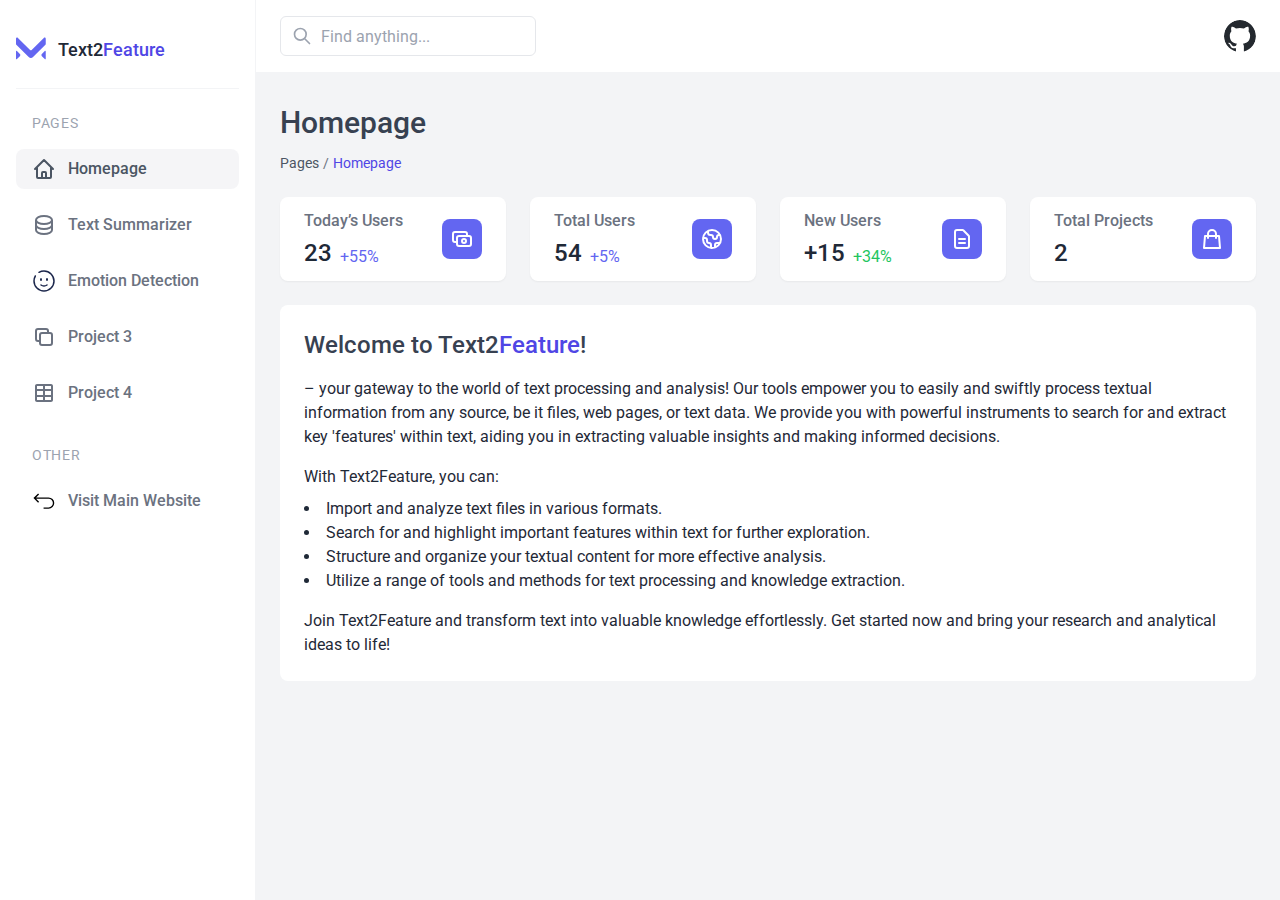
<file: index.html>
<!DOCTYPE html>
<html lang="en">

<head>
    <meta charset="utf-8">
    <meta name="viewport" content="width=device-width, initial-scale=1">
    <link rel="canonical" href="">
    <title>Text2Feature | Homepage</title>
    <link rel="stylesheet" href="css/main.css">
    <link rel="icon" type="image/svg+xml" href="images/logo.svg">
    <script defer src="js/main.js"></script>
</head>

<body class="overflow-hidden">
    <!-- Google tag (gtag.js) -->
    <script async src="https://www.googletagmanager.com/gtag/js?id=G-B751Q3XBFC"></script>
    <script>
        window.dataLayer = window.dataLayer || [];
        function gtag(){dataLayer.push(arguments);}
        gtag('js', new Date());

        gtag('config', 'G-B751Q3XBFC');
    </script>

    <div x-data="{ sidebarOpen: false }" class="relative flex h-screen text-gray-800 bg-white font-roboto">
        <div x-cloak :class="sidebarOpen ? 'block' : 'hidden'" @click="sidebarOpen = false"
            class="fixed inset-0 z-20 transition-opacity bg-black opacity-50 lg:hidden"></div>

        <div x-cloak :class="sidebarOpen ? 'translate-x-0 ease-in' : '-translate-x-full ease-out'"
            class="fixed inset-y-0 left-0 z-30 w-64 px-4 overflow-y-auto transition duration-200 transform bg-white border-r border-gray-100 lg:translate-x-0 lg:relative lg:inset-0 ">
            <div class="mt-8">
                <a href="index.html" class="flex items-center">
                  <img class="w-auto h-6" src="images/logo.svg" alt="logo">
                  <span class="mx-3 mt-1 font-medium text-lg">Text2<span class="text-indigo-600">Feature</span></span>
                </a>
            </div>

            <hr class="my-6 border-gray-100">

            <nav class="space-y-8">
                <div class="space-y-4">
                    <h3 class="px-4 text-sm tracking-wider text-gray-400 uppercase">PAGES</h3>

                    <a class="flex items-center px-4 py-2 text-gray-600 transition-colors duration-200 transform bg-gray-200 rounded-lg bg-opacity-40"
                        href="index.html">
                        <svg xmlns="http://www.w3.org/2000/svg" class="w-6 h-6" fill="none" viewBox="0 0 24 24"
                            stroke="currentColor">
                            <path stroke-linecap="round" stroke-linejoin="round" stroke-width="2"
                                d="M3 12l2-2m0 0l7-7 7 7M5 10v10a1 1 0 001 1h3m10-11l2 2m-2-2v10a1 1 0 01-1 1h-3m-6 0a1 1 0 001-1v-4a1 1 0 011-1h2a1 1 0 011 1v4a1 1 0 001 1m-6 0h6" />
                        </svg>
                        <span class="mx-3 font-medium capitalize">Homepage</span>
                    </a>

                    <a class="flex items-center px-4 py-2 text-gray-500 transition-colors duration-300 transform rounded-lg hover:text-gray-600 hover:bg-gray-100 bg-opacity-40"
                        href="text_summarizer.html">
                        <svg xmlns="http://www.w3.org/2000/svg" class="w-6 h-6" fill="none" viewBox="0 0 24 24"
                            stroke="currentColor" stroke-width="2">
                            <path stroke-linecap="round" stroke-linejoin="round"
                                d="M4 7v10c0 2.21 3.582 4 8 4s8-1.79 8-4V7M4 7c0 2.21 3.582 4 8 4s8-1.79 8-4M4 7c0-2.21 3.582-4 8-4s8 1.79 8 4m0 5c0 2.21-3.582 4-8 4s-8-1.79-8-4" />
                        </svg>
                        <span class="mx-3 font-medium capitalize">Text Summarizer</span>
                    </a>

                    <a class="flex items-center px-4 py-2 text-gray-500 transition-colors duration-300 transform rounded-lg hover:text-gray-600 hover:bg-gray-100 bg-opacity-40"
                        href="emotion_detection.html">
                        <svg width="24px" height="24px" viewBox="0 0 24 24" fill="none" xmlns="http://www.w3.org/2000/svg">
                            <path d="M9 16C9.85038 16.6303 10.8846 17 12 17C13.1154 17 14.1496 16.6303 15 16" stroke="#1C274C" stroke-width="1.5" stroke-linecap="round"/>
                            <path d="M16 10.5C16 11.3284 15.5523 12 15 12C14.4477 12 14 11.3284 14 10.5C14 9.67157 14.4477 9 15 9C15.5523 9 16 9.67157 16 10.5Z" fill="#1C274C"/>
                            <ellipse cx="9" cy="10.5" rx="1" ry="1.5" fill="#1C274C"/>
                            <path d="M7 3.33782C8.47087 2.48697 10.1786 2 12 2C17.5228 2 22 6.47715 22 12C22 17.5228 17.5228 22 12 22C6.47715 22 2 17.5228 2 12C2 10.1786 2.48697 8.47087 3.33782 7" stroke="#1C274C" stroke-width="1.5" stroke-linecap="round"/>
                        </svg>
                        <span class="mx-3 font-medium capitalize">Emotion Detection</span>
                    </a>

                    <a class="flex items-center px-4 py-2 text-gray-500 transition-colors duration-300 transform rounded-lg hover:text-gray-600 hover:bg-gray-100 bg-opacity-40"
                        href="">
                        <svg xmlns="http://www.w3.org/2000/svg" class="w-6 h-6" fill="none" viewBox="0 0 24 24"
                            stroke="currentColor">
                            <path stroke-linecap="round" stroke-linejoin="round" stroke-width="2"
                                d="M8 16H6a2 2 0 01-2-2V6a2 2 0 012-2h8a2 2 0 012 2v2m-6 12h8a2 2 0 002-2v-8a2 2 0 00-2-2h-8a2 2 0 00-2 2v8a2 2 0 002 2z" />
                        </svg>
                        <span class="mx-3 font-medium capitalize">Project 3</span>
                    </a>

                    <a class="flex items-center px-4 py-2 text-gray-500 transition-colors duration-300 transform rounded-lg hover:text-gray-600 hover:bg-gray-100 bg-opacity-40"
                        href="">
                        <svg class="w-6 h-6" viewBox="0 0 24 24" fill="none" xmlns="http://www.w3.org/2000/svg">
                            <path
                                d="M13 10V14H19V10H13ZM11 10H5V14H11V10ZM13 19H19V16H13V19ZM11 19V16H5V19H11ZM13 5V8H19V5H13ZM11 5H5V8H11V5ZM19 3C20.1046 3 21 3.89543 21 5V19C21 20.1046 20.1046 21 19 21H5C3.89543 21 3 20.1046 3 19V5C3 3.89543 3.89543 3 5 3H19Z"
                                fill="currentColor"></path>
                        </svg>
                        <span class="mx-3 font-medium capitalize">Project 4</span>
                    </a>
                </div>

                <div class="space-y-4">
                    <h3 class="px-4 text-sm tracking-wider text-gray-400 uppercase">OTHER</h3>

                    <a class="flex items-center px-4 py-2 text-gray-500 transition-colors duration-300 transform rounded-lg hover:text-gray-600 hover:bg-gray-100 bg-opacity-40"
                        href="/">
                        <svg width="24" height="24" viewBox="0 0 512 512" xmlns="http://www.w3.org/2000/svg">
                            <path
                                d="M474.89,300.41a121.43,121.43,0,0,1-121.3,121.3H247.08V392.13H353.59a91.72,91.72,0,1,0,0-183.44H87.53L151,272.2l-20.92,20.92L30.89,193.9l99.22-99.22L151,115.6l-63.5,63.51H353.59A121.43,121.43,0,0,1,474.89,300.41Z" />
                        </svg>
                        <span class="mx-3 font-medium">Visit Main Website</span>
                    </a>
                </div>
            </nav>
        </div>

        <div class="flex flex-col flex-1 overflow-hidden bg-gray-100">
            <header class="bg-white border-b border-gray-100">
                <div class="flex items-center justify-between px-4 py-4 sm:px-6">
                    <div class="flex items-center">
                        <button @click="sidebarOpen = !sidebarOpen" class="text-gray-500 lg:hidden focus:outline-none">
                            <svg class="w-6 h-6" viewBox="0 0 24 24" fill="none" xmlns="http://www.w3.org/2000/svg">
                                <path d="M4 6H20M4 12H20M4 18H11" stroke="currentColor" stroke-width="2"
                                    stroke-linecap="round" stroke-linejoin="round" />
                            </svg>
                        </button>

                        <div class="relative" x-data="{ search: '' }" @click.away="search = ''">
                            <div class="relative mx-4 lg:mx-0">
                                <span class="absolute inset-y-0 left-0 flex items-center pl-3">
                                    <svg class="w-5 h-5 text-gray-400" viewBox="0 0 24 24" fill="none">
                                        <path
                                            d="M21 21L15 15M17 10C17 13.866 13.866 17 10 17C6.13401 17 3 13.866 3 10C3 6.13401 6.13401 3 10 3C13.866 3 17 6.13401 17 10Z"
                                            stroke="currentColor" stroke-width="2" stroke-linecap="round"
                                            stroke-linejoin="round"></path>
                                    </svg>
                                </span>

                                <input x-model="search" type="text"
                                    class="w-64 h-10 py-2 pl-10 pr-4 text-gray-700 placeholder-gray-400 transition-all duration-150 bg-white border border-gray-200 rounded-md focus:w-80 sm:w-64 sm:focus:w-80 focus:border-indigo-400 focus:outline-none focus:ring focus:ring-indigo-300 focus:ring-opacity-40"
                                    placeholder="Find anything...">
                            </div>

                            <div class="absolute right-0 z-20 w-full py-2 mt-2 space-y-4 overflow-hidden bg-white rounded-md shadow-xl"
                                x-show="search.length > 0" x-cloak
                                x-transition:enter="transition ease-out duration-100 transform"
                                x-transition:enter-start="opacity-0 scale-95"
                                x-transition:enter-end="opacity-100 scale-100"
                                x-transition:leave="transition ease-in duration-75 transform"
                                x-transition:leave-start="opacity-100 scale-100"
                                x-transition:leave-end="opacity-0 scale-95">

                                <div>
                                    <h3 class="px-5 text-xs tracking-wider text-gray-500 uppercase">Projects</h3>
                                    <div class="mt-2">
                                        <a class="block px-5 py-2 text-sm text-gray-700 capitalize transition-colors duration-200 transform sm:px-12 hover:text-gray-600 hover:bg-gray-100 bg-opacity-40"
                                            href="text_summarizer.html">
                                            Text Summarizer
                                        </a>

                                        <a class="block px-5 py-2 text-sm text-gray-700 capitalize transition-colors duration-200 transform sm:px-12 hover:text-gray-600 hover:bg-gray-100 bg-opacity-40"
                                            href="emotion_detection.html">
                                            Emotion Detection
                                        </a>

                                        <a class="block px-5 py-2 text-sm text-gray-700 capitalize transition-colors duration-200 transform sm:px-12 hover:text-gray-600 hover:bg-gray-100 bg-opacity-40"
                                            href="">
                                            Project 3
                                        </a>

                                        <a class="block px-5 py-2 text-sm text-gray-700 capitalize transition-colors duration-200 transform sm:px-12 hover:text-gray-600 hover:bg-gray-100 bg-opacity-40"
                                            href="">
                                            Project 4
                                        </a>
                                    </div>
                                </div>
                                <div>
                                    <h3 class="px-5 text-xs tracking-wider text-gray-500 uppercase">Other</h3>
                                    <div class="mt-2">
                                        <a class="block px-5 py-2 text-sm text-gray-700 capitalize transition-colors duration-200 transform sm:px-12 hover:text-gray-600 hover:bg-gray-100 bg-opacity-40"
                                            href="/">
                                            Visit Main Website
                                        </a>
                                    </div>
                                </div>
                            </div>
                        </div>
                    </div>

                    <div class="flex items-center">
                        <div x-data="{ dropdownOpen: false }" class="relative inline-block">
                            <button @click="dropdownOpen = ! dropdownOpen" class="relative z-10 flex items-center flex-shrink-0 text-sm text-gray-600 focus:outline-none">
                                <img class="flex-shrink-0 object-cover w-8 h-8 rounded-full" src="images/github-mark.svg" alt="github-mark">
                            </button>
                
                            <div class="absolute right-0 z-20 w-56 py-2 mt-2 overflow-hidden bg-white rounded-md shadow-xl rtl:right-auto rtl:left-0" x-show="dropdownOpen" x-transition:enter="transition ease-out duration-100 transform" x-transition:enter-start="opacity-0 scale-95" x-transition:enter-end="opacity-100 scale-100" x-transition:leave="transition ease-in duration-75 transform" x-transition:leave-start="opacity-100 scale-100" x-transition:leave-end="opacity-0 scale-95" @click.away="dropdownOpen = false" style="display: none;">
                                <a target="_blank" href="https://github.com/Djacon/text2feature" class="flex items-center p-3 -mt-2 text-sm text-gray-600 transition-colors duration-200 transform hover:bg-gray-100">
                                    <img class="flex-shrink-0 object-cover mx-1 rounded-full w-9 h-9" src="images/github-mark.svg" alt="github-mark">
                                    <div class="mx-1">
                                        <h1 class="text-sm font-semibold text-gray-700">Made By Djacon</h1>
                                        <p class="text-sm text-gray-500">github.com/Djacon</p>
                                    </div>
                                </a>
                            </div>
                        </div>
                    </div>
                </div>
            </header>

            <main class="flex-1 overflow-y-auto">
                <div class="px-4 py-8 sm:px-6">
                    <div>
                        <h1 class="text-2xl font-medium text-gray-700 sm:text-3xl">Homepage</h1>

                        <div class="hidden mt-3 overflow-y-auto text-sm lg:items-center lg:flex whitespace-nowrap">
                            <a class="text-gray-600">Pages</a>
                            <span class="mx-1 text-gray-500">/</span>
                            <a href="" class="text-indigo-600 hover:underline">Homepage</a>
                        </div>
                    </div>

                    <div class="mt-6">
                        <section class="grid grid-cols-1 gap-6 sm:grid-cols-2 xl:grid-cols-4">
                            <div class="flex items-center justify-between px-6 py-3 bg-white rounded-lg shadow-sm">
                                <div>
                                    <p class="font-medium text-gray-500">Today’s Users</p>

                                    <div class="flex items-end">
                                        <h2 class="mt-1 text-2xl font-medium text-gray-800">23</h2>
                                        <span class="mx-2 text-indigo-500">
                                            +55%
                                        </span>
                                    </div>
                                </div>

                                <div class="p-2 text-white bg-indigo-500 rounded-lg">
                                    <svg xmlns="http://www.w3.org/2000/svg" class="w-6 h-6" fill="none"
                                        viewBox="0 0 24 24" stroke="currentColor">
                                        <path stroke-linecap="round" stroke-linejoin="round" stroke-width="2"
                                            d="M17 9V7a2 2 0 00-2-2H5a2 2 0 00-2 2v6a2 2 0 002 2h2m2 4h10a2 2 0 002-2v-6a2 2 0 00-2-2H9a2 2 0 00-2 2v6a2 2 0 002 2zm7-5a2 2 0 11-4 0 2 2 0 014 0z" />
                                    </svg>
                                </div>
                            </div>

                            <div class="flex items-center justify-between px-6 py-3 bg-white rounded-lg shadow-sm">
                                <div>
                                    <p class="font-medium text-gray-500">Total Users</p>

                                    <div class="flex items-end">
                                        <h2 class="mt-1 text-2xl font-medium text-gray-800">54</h2>
                                        <span class="mx-2 text-indigo-500">
                                            +5%
                                        </span>
                                    </div>
                                </div>

                                <div class="p-2 text-white bg-indigo-500 rounded-lg">
                                    <svg xmlns="http://www.w3.org/2000/svg" class="w-6 h-6" fill="none"
                                        viewBox="0 0 24 24" stroke="currentColor">
                                        <path stroke-linecap="round" stroke-linejoin="round" stroke-width="2"
                                            d="M3.055 11H5a2 2 0 012 2v1a2 2 0 002 2 2 2 0 012 2v2.945M8 3.935V5.5A2.5 2.5 0 0010.5 8h.5a2 2 0 012 2 2 2 0 104 0 2 2 0 012-2h1.064M15 20.488V18a2 2 0 012-2h3.064M21 12a9 9 0 11-18 0 9 9 0 0118 0z" />
                                    </svg>
                                </div>
                            </div>

                            <div class="flex items-center justify-between px-6 py-3 bg-white rounded-lg shadow-sm">
                                <div>
                                    <p class="font-medium text-gray-500">New Users</p>

                                    <div class="flex items-end">
                                        <h2 class="mt-1 text-2xl font-medium text-gray-800">+15</h2>
                                        <span class="mx-2 text-green-500">
                                            +34%
                                        </span>
                                    </div>
                                </div>

                                <div class="p-2 text-white bg-indigo-500 rounded-lg">
                                    <svg xmlns="http://www.w3.org/2000/svg" class="w-6 h-6" fill="none"
                                        viewBox="0 0 24 24" stroke="currentColor">
                                        <path stroke-linecap="round" stroke-linejoin="round" stroke-width="2"
                                            d="M9 12h6m-6 4h6m2 5H7a2 2 0 01-2-2V5a2 2 0 012-2h5.586a1 1 0 01.707.293l5.414 5.414a1 1 0 01.293.707V19a2 2 0 01-2 2z" />
                                    </svg>
                                </div>
                            </div>

                            <div class="flex items-center justify-between px-6 py-3 bg-white rounded-lg shadow-sm">
                                <div>
                                    <p class="font-medium text-gray-500">Total Projects</p>

                                    <div class="flex items-end">
                                        <h2 class="mt-1 text-2xl font-medium text-gray-800">2</h2>
                                    </div>
                                </div>

                                <div class="p-2 text-white bg-indigo-500 rounded-lg">
                                    <svg xmlns="http://www.w3.org/2000/svg" class="w-6 h-6" fill="none"
                                        viewBox="0 0 24 24" stroke="currentColor">
                                        <path stroke-linecap="round" stroke-linejoin="round" stroke-width="2"
                                            d="M16 11V7a4 4 0 00-8 0v4M5 9h14l1 12H4L5 9z" />
                                    </svg>
                                </div>
                            </div>
                        </section>

                        <section class="mt-6 space-y-6">
                            <div class="w-full p-4 bg-white rounded-lg xl:p-6">
                                <h1 class="text-lg font-medium text-gray-700 sm:text-xl md:text-2xl">
                                    Welcome to Text2<span class="text-indigo-600">Feature</span>!
                                </h1>
                                <p class="mt-4 text-gray-800">
                                    – your gateway to the world of text processing and analysis! Our tools empower you to
                                    easily and swiftly process textual information from any source, be it files, web pages, or text data. We provide
                                    you with powerful instruments to search for and extract key 'features' within text, aiding you in extracting
                                    valuable insights and making informed decisions.
                                </p>
                                <p class="mt-4 text-gray-800">
                                    With Text2Feature, you can:
                                </p>
                                <ul class="mt-2 text-gray-800" style="list-style-type: disc; list-style-position: inside;">
                                    <li>Import and analyze text files in various formats.</li>
                                    <li>Search for and highlight important features within text for further exploration.</li>
                                    <li>Structure and organize your textual content for more effective analysis.</li>
                                    <li>Utilize a range of tools and methods for text processing and knowledge extraction.</li>
                                </ul>
                                <p class="mt-4 text-gray-800">
                                    Join Text2Feature and transform text into valuable knowledge effortlessly. Get started now and bring your
                                    research and analytical ideas to life!
                                </p>
                            </div>
                        </section>

                        <!-- <section class="mt-6 space-y-6">
                            <div class="w-full p-4 bg-white rounded-lg xl:p-6">
                                <div class="mb-5 rounded-lg bg-gradient-to-r from-indigo-900 to-gray-900">
                                    <canvas id="barChart" height="80"></canvas>
                                </div>

                                <div>
                                    <h1 class="text-lg font-medium text-gray-700 capitalize sm:text-xl md:text-2xl">
                                        active users</h1>

                                    <p class="mt-2 text-gray-500">
                                        <span class="text-green-500">(+10)</span>&nbsp;than last week
                                    </p>

                                    <div class="grid gap-12 mt-8 sm:grid-cols-2 md:grid-cols-4">
                                        <div>
                                            <div class="flex items-center capitalize">
                                                <div class="p-2 text-white bg-indigo-500 rounded-lg">
                                                    <svg xmlns="http://www.w3.org/2000/svg" class="w-6 h-6" fill="none"
                                                        viewBox="0 0 24 24" stroke="currentColor">
                                                        <path stroke-linecap="round" stroke-linejoin="round"
                                                            stroke-width="2"
                                                            d="M17 20h5v-2a3 3 0 00-5.356-1.857M17 20H7m10 0v-2c0-.656-.126-1.283-.356-1.857M7 20H2v-2a3 3 0 015.356-1.857M7 20v-2c0-.656.126-1.283.356-1.857m0 0a5.002 5.002 0 019.288 0M15 7a3 3 0 11-6 0 3 3 0 016 0zm6 3a2 2 0 11-4 0 2 2 0 014 0zM7 10a2 2 0 11-4 0 2 2 0 014 0z" />
                                                    </svg>
                                                </div>

                                                <div class="mx-3 font-medium text-gray-500 ">users</div>
                                            </div>

                                            <div class="mt-3">
                                                <h1 class="text-xl font-semibold text-gray-600">23,212</h1>

                                                <div class="w-full mt-3 overflow-hidden bg-gray-200 rounded-full">
                                                    <div class="w-8/12 h-1 bg-indigo-500"></div>
                                                </div>
                                            </div>
                                        </div>

                                        <div>
                                            <div class="flex items-center capitalize">
                                                <div class="p-2 text-white bg-indigo-500 rounded-lg">
                                                    <svg xmlns="http://www.w3.org/2000/svg" class="w-6 h-6" fill="none"
                                                        viewBox="0 0 24 24" stroke="currentColor">
                                                        <path stroke-linecap="round" stroke-linejoin="round"
                                                            stroke-width="2"
                                                            d="M15 15l-2 5L9 9l11 4-5 2zm0 0l5 5M7.188 2.239l.777 2.897M5.136 7.965l-2.898-.777M13.95 4.05l-2.122 2.122m-5.657 5.656l-2.12 2.122" />
                                                    </svg>
                                                </div>

                                                <div class="mx-3 font-medium text-gray-500 ">Clicks</div>
                                            </div>

                                            <div class="mt-3">
                                                <h1 class="text-xl font-semibold text-gray-600">3,125m</h1>

                                                <div class="w-full mt-3 overflow-hidden bg-gray-200 rounded-full">
                                                    <div class="w-11/12 h-1 bg-indigo-500"></div>
                                                </div>
                                            </div>
                                        </div>

                                        <div>
                                            <div class="flex items-center capitalize">
                                                <div class="p-2 text-white bg-indigo-500 rounded-lg">
                                                    <svg xmlns="http://www.w3.org/2000/svg" class="w-6 h-6" fill="none"
                                                        viewBox="0 0 24 24" stroke="currentColor">
                                                        <path stroke-linecap="round" stroke-linejoin="round"
                                                            stroke-width="2"
                                                            d="M16 11V7a4 4 0 00-8 0v4M5 9h14l1 12H4L5 9z" />
                                                    </svg>
                                                </div>

                                                <div class="mx-3 font-medium text-gray-500 ">Sales</div>
                                            </div>

                                            <div class="mt-3">
                                                <h1 class="text-xl font-semibold text-gray-600">$89,000</h1>

                                                <div class="w-full mt-3 overflow-hidden bg-gray-200 rounded-full">
                                                    <div class="w-5/6 h-1 bg-indigo-500"></div>
                                                </div>
                                            </div>
                                        </div>

                                        <div>
                                            <div class="flex items-center capitalize">
                                                <div class="p-2 text-white bg-indigo-500 rounded-lg">
                                                    <svg xmlns="http://www.w3.org/2000/svg" class="w-6 h-6" fill="none"
                                                        viewBox="0 0 24 24" stroke="currentColor">
                                                        <path stroke-linecap="round" stroke-linejoin="round"
                                                            stroke-width="2"
                                                            d="M5 8h14M5 8a2 2 0 110-4h14a2 2 0 110 4M5 8v10a2 2 0 002 2h10a2 2 0 002-2V8m-9 4h4" />
                                                    </svg>
                                                </div>

                                                <div class="mx-3 font-medium text-gray-500 ">Items</div>
                                            </div>

                                            <div class="mt-3">
                                                <h1 class="text-xl font-semibold text-gray-600">260</h1>

                                                <div class="w-full mt-3 overflow-hidden bg-gray-200 rounded-full">
                                                    <div class="w-2/3 h-1 bg-indigo-500"></div>
                                                </div>
                                            </div>
                                        </div>
                                    </div>
                                </div>
                            </div>
                        </section> -->

                        <!-- <section class="mt-6 space-y-6 xl:flex xl:space-y-0 xl:-mx-3">
                            <div class="w-full p-4 bg-white rounded-lg shadow-sm xl:mx-3 xl:w-2/3 xl:p-6">
                                <h2 class="text-lg font-medium text-gray-700 capitalize sm:text-xl md:text-2xl">Projects</h2>

                                <p class="flex items-center mt-2 text-gray-500">
                                    <svg xmlns="http://www.w3.org/2000/svg" class="w-5 h-5 text-green-500"
                                        viewBox="0 0 20 20" fill="currentColor">
                                        <path fill-rule="evenodd"
                                            d="M6.267 3.455a3.066 3.066 0 001.745-.723 3.066 3.066 0 013.976 0 3.066 3.066 0 001.745.723 3.066 3.066 0 012.812 2.812c.051.643.304 1.254.723 1.745a3.066 3.066 0 010 3.976 3.066 3.066 0 00-.723 1.745 3.066 3.066 0 01-2.812 2.812 3.066 3.066 0 00-1.745.723 3.066 3.066 0 01-3.976 0 3.066 3.066 0 00-1.745-.723 3.066 3.066 0 01-2.812-2.812 3.066 3.066 0 00-.723-1.745 3.066 3.066 0 010-3.976 3.066 3.066 0 00.723-1.745 3.066 3.066 0 012.812-2.812zm7.44 5.252a1 1 0 00-1.414-1.414L9 10.586 7.707 9.293a1 1 0 00-1.414 1.414l2 2a1 1 0 001.414 0l4-4z"
                                            clip-rule="evenodd" />
                                    </svg>

                                    <span class="mx-2">30 done this month</span>
                                </p>

                                <div class="flex flex-col mt-8">
                                    <div class="overflow-x-auto">
                                        <div class="inline-block min-w-full align-middle">
                                            <div class="overflow-hidden">
                                                <table class="min-w-full divide-y divide-gray-200">
                                                    <thead>
                                                        <tr>
                                                            <th scope="col"
                                                                class="px-6 py-3 text-sm font-medium tracking-wider text-left text-gray-500 uppercase rtl:text-right">
                                                                <span>COMPANIES</span>
                                                            </th>
                                                            <th scope="col"
                                                                class="px-6 py-3 text-sm font-medium tracking-wider text-left text-gray-500 uppercase rtl:text-right">
                                                                <span>MEMBERS</span>
                                                            </th>
                                                            <th scope="col"
                                                                class="px-6 py-3 text-sm font-medium tracking-wider text-left text-gray-500 uppercase rtl:text-right">
                                                                <span>BUDGET</span>
                                                            </th>
                                                            <th scope="col"
                                                                class="px-6 py-3 text-sm font-medium tracking-wider text-left text-gray-500 uppercase rtl:text-right">
                                                                <span>COMPLETION</span>
                                                            </th>
                                                        </tr>
                                                    </thead>

                                                    <tbody class="bg-white divide-y divide-gray-200">
                                                        <tr>
                                                            <td
                                                                class="px-6 py-4 font-medium text-gray-800 whitespace-nowrap">
                                                                Chakra Soft UI Version
                                                            </td>

                                                            <td class="px-6 py-4 font-medium whitespace-nowrap">
                                                                <div
                                                                    class="relative z-0 flex -space-x-1 overflow-hidden">
                                                                    <img class="relative z-30 inline-block w-6 h-6 rounded-full ring-2 ring-white"
                                                                        src="https://images.unsplash.com/photo-1491528323818-fdd1faba62cc?ixlib=rb-1.2.1&ixid=eyJhcHBfaWQiOjEyMDd9&auto=format&fit=facearea&facepad=2&w=256&h=256&q=80"
                                                                        alt="">
                                                                    <img class="relative z-20 inline-block w-6 h-6 rounded-full ring-2 ring-white"
                                                                        src="https://images.unsplash.com/photo-1550525811-e5869dd03032?ixlib=rb-1.2.1&auto=format&fit=facearea&facepad=2&w=256&h=256&q=80"
                                                                        alt="">
                                                                    <img class="relative z-10 inline-block w-6 h-6 rounded-full ring-2 ring-white"
                                                                        src="https://images.unsplash.com/photo-1500648767791-00dcc994a43e?ixlib=rb-1.2.1&ixid=eyJhcHBfaWQiOjEyMDd9&auto=format&fit=facearea&facepad=2.25&w=256&h=256&q=80"
                                                                        alt="">
                                                                    <img class="relative z-0 inline-block w-6 h-6 rounded-full ring-2 ring-white"
                                                                        src="https://images.unsplash.com/photo-1472099645785-5658abf4ff4e?ixlib=rb-1.2.1&ixid=eyJhcHBfaWQiOjEyMDd9&auto=format&fit=facearea&facepad=2&w=256&h=256&q=80"
                                                                        alt="">
                                                                </div>
                                                            </td>

                                                            <td
                                                                class="px-6 py-4 font-medium text-gray-700 whitespace-nowrap">
                                                                $128.00
                                                            </td>

                                                            <td
                                                                class="px-6 py-4 text-gray-700 capitalize whitespace-nowrap">
                                                                <span class="font-medium text-indigo-500">66%</span>
                                                                <div
                                                                    class="w-full h-2 overflow-hidden bg-gray-200 rounded-full">
                                                                    <div class="w-8/12 h-full bg-indigo-500"></div>
                                                                </div>
                                                            </td>
                                                        </tr>

                                                        <tr>
                                                            <td
                                                                class="px-6 py-4 font-medium text-gray-800 whitespace-nowrap">
                                                                Add Progress Track
                                                            </td>

                                                            <td class="px-6 py-4 font-medium whitespace-nowrap">
                                                                <div
                                                                    class="relative z-0 flex -space-x-1 overflow-hidden">
                                                                    <img class="relative z-30 inline-block w-6 h-6 rounded-full ring-2 ring-white"
                                                                        src="https://images.unsplash.com/photo-1491528323818-fdd1faba62cc?ixlib=rb-1.2.1&ixid=eyJhcHBfaWQiOjEyMDd9&auto=format&fit=facearea&facepad=2&w=256&h=256&q=80"
                                                                        alt="">
                                                                    <img class="relative z-10 inline-block w-6 h-6 rounded-full ring-2 ring-white"
                                                                        src="https://images.unsplash.com/photo-1500648767791-00dcc994a43e?ixlib=rb-1.2.1&ixid=eyJhcHBfaWQiOjEyMDd9&auto=format&fit=facearea&facepad=2.25&w=256&h=256&q=80"
                                                                        alt="">
                                                                    <img class="relative z-0 inline-block w-6 h-6 rounded-full ring-2 ring-white"
                                                                        src="https://images.unsplash.com/photo-1472099645785-5658abf4ff4e?ixlib=rb-1.2.1&ixid=eyJhcHBfaWQiOjEyMDd9&auto=format&fit=facearea&facepad=2&w=256&h=256&q=80"
                                                                        alt="">
                                                                </div>
                                                            </td>

                                                            <td
                                                                class="px-6 py-4 font-medium text-gray-700 whitespace-nowrap">
                                                                $220.00
                                                            </td>

                                                            <td
                                                                class="px-6 py-4 text-gray-700 capitalize whitespace-nowrap">
                                                                <span class="font-medium text-indigo-500">25%</span>
                                                                <div
                                                                    class="w-full h-2 overflow-hidden bg-gray-200 rounded-full">
                                                                    <div class="w-3/12 h-full bg-indigo-500 "></div>
                                                                </div>
                                                            </td>
                                                        </tr>

                                                        <tr>
                                                            <td
                                                                class="px-6 py-4 font-medium text-gray-800 whitespace-nowrap">
                                                                Fix Platform Errors
                                                            </td>

                                                            <td class="px-6 py-4 font-medium whitespace-nowrap">
                                                                <div
                                                                    class="relative z-0 flex -space-x-1 overflow-hidden">
                                                                    <img class="relative z-10 inline-block w-6 h-6 rounded-full ring-2 ring-white"
                                                                        src="https://images.unsplash.com/photo-1500648767791-00dcc994a43e?ixlib=rb-1.2.1&ixid=eyJhcHBfaWQiOjEyMDd9&auto=format&fit=facearea&facepad=2.25&w=256&h=256&q=80"
                                                                        alt="">
                                                                    <img class="relative z-0 inline-block w-6 h-6 rounded-full ring-2 ring-white"
                                                                        src="https://images.unsplash.com/photo-1472099645785-5658abf4ff4e?ixlib=rb-1.2.1&ixid=eyJhcHBfaWQiOjEyMDd9&auto=format&fit=facearea&facepad=2&w=256&h=256&q=80"
                                                                        alt="">
                                                                </div>
                                                            </td>

                                                            <td
                                                                class="px-6 py-4 font-medium text-gray-700 whitespace-nowrap">
                                                                $89.00
                                                            </td>

                                                            <td
                                                                class="px-6 py-4 text-gray-700 capitalize whitespace-nowrap">
                                                                <span class="font-medium text-indigo-500">100%</span>
                                                                <div
                                                                    class="w-full h-2 overflow-hidden bg-gray-200 rounded-full">
                                                                    <div class="w-full h-full bg-indigo-500"></div>
                                                                </div>
                                                            </td>
                                                        </tr>

                                                        <tr>
                                                            <td
                                                                class="px-6 py-4 font-medium text-gray-800 whitespace-nowrap">
                                                                Chakra Soft UI Version
                                                            </td>

                                                            <td class="px-6 py-4 font-medium whitespace-nowrap">
                                                                <div
                                                                    class="relative z-0 flex -space-x-1 overflow-hidden">
                                                                    <img class="relative z-40 inline-block w-6 h-6 rounded-full ring-2 ring-white"
                                                                        src="https://images.unsplash.com/photo-1570295999919-56ceb5ecca61?ixlib=rb-1.2.1&ixid=MnwxMjA3fDB8MHxwaG90by1wYWdlfHx8fGVufDB8fHx8&auto=format&fit=crop&w=880&q=80"
                                                                        alt="">
                                                                    <img class="relative z-30 inline-block w-6 h-6 rounded-full ring-2 ring-white"
                                                                        src="https://images.unsplash.com/photo-1491528323818-fdd1faba62cc?ixlib=rb-1.2.1&ixid=eyJhcHBfaWQiOjEyMDd9&auto=format&fit=facearea&facepad=2&w=256&h=256&q=80"
                                                                        alt="">
                                                                    <img class="relative z-20 inline-block w-6 h-6 rounded-full ring-2 ring-white"
                                                                        src="https://images.unsplash.com/photo-1550525811-e5869dd03032?ixlib=rb-1.2.1&auto=format&fit=facearea&facepad=2&w=256&h=256&q=80"
                                                                        alt="">
                                                                    <img class="relative z-10 inline-block w-6 h-6 rounded-full ring-2 ring-white"
                                                                        src="https://images.unsplash.com/photo-1500648767791-00dcc994a43e?ixlib=rb-1.2.1&ixid=eyJhcHBfaWQiOjEyMDd9&auto=format&fit=facearea&facepad=2.25&w=256&h=256&q=80"
                                                                        alt="">
                                                                    <img class="relative z-0 inline-block w-6 h-6 rounded-full ring-2 ring-white"
                                                                        src="https://images.unsplash.com/photo-1472099645785-5658abf4ff4e?ixlib=rb-1.2.1&ixid=eyJhcHBfaWQiOjEyMDd9&auto=format&fit=facearea&facepad=2&w=256&h=256&q=80"
                                                                        alt="">
                                                                </div>
                                                            </td>

                                                            <td
                                                                class="px-6 py-4 font-medium text-gray-700 whitespace-nowrap">
                                                                $256.00
                                                            </td>

                                                            <td
                                                                class="px-6 py-4 text-gray-700 capitalize whitespace-nowrap">
                                                                <span class="font-medium text-indigo-500">75%</span>
                                                                <div
                                                                    class="w-full h-2 overflow-hidden bg-gray-200 rounded-full">
                                                                    <div class="w-9/12 h-full bg-indigo-500 "></div>
                                                                </div>
                                                            </td>
                                                        </tr>
                                                    </tbody>
                                                </table>
                                            </div>
                                        </div>
                                    </div>
                                </div>
                            </div>

                            <div class="w-full p-4 bg-white rounded-lg shadow-sm xl:mx-3 xl:w-1/3 xl:p-6">
                                <h2 class="text-lg font-medium text-gray-700 capitalize sm:text-xl md:text-2xl">Orders overview</h2>

                                <p class="mt-2 text-gray-500">
                                    <span class="text-green-500">+30%</span>&nbsp;this month
                                </p>

                                <div class="flow-root mt-6">
                                    <ul class="-mb-8">
                                        <li>
                                            <div class="relative pb-8">
                                                <span
                                                    class="absolute top-4 left-4 rtl:right-4 rtl:left-auto -ml-px h-full w-0.5 bg-gray-200"
                                                    aria-hidden="true"></span>
                                                <div class="relative flex">
                                                    <div>
                                                        <span
                                                            class="flex items-center justify-center w-8 h-8 bg-white rounded-full ring-8 ring-white">
                                                            <svg xmlns="http://www.w3.org/2000/svg"
                                                                class="w-5 h-5 text-blue-500" viewBox="0 0 20 20"
                                                                fill="currentColor">
                                                                <path
                                                                    d="M10 2a6 6 0 00-6 6v3.586l-.707.707A1 1 0 004 14h12a1 1 0 00.707-1.707L16 11.586V8a6 6 0 00-6-6zM10 18a3 3 0 01-3-3h6a3 3 0 01-3 3z" />
                                                            </svg>
                                                        </span>
                                                    </div>

                                                    <div class="min-w-0 flex-1 pt-1.5 mx-3">
                                                        <div>
                                                            <p class="text-sm font-medium text-gray-700">$2400, Design
                                                                changes</p>
                                                            <p
                                                                class="w-32 mt-1 text-sm text-gray-500 truncate sm:w-auto">
                                                                22 DEC 7:20 PM</p>
                                                        </div>
                                                    </div>
                                                </div>
                                            </div>
                                        </li>

                                        <li>
                                            <div class="relative pb-8">
                                                <span
                                                    class="absolute top-4 left-4 -ml-px rtl:right-4 rtl:left-auto h-full w-0.5 bg-gray-200"
                                                    aria-hidden="true"></span>
                                                <div class="relative flex">
                                                    <div>
                                                        <span
                                                            class="flex items-center justify-center w-8 h-8 bg-white rounded-full ring-8 ring-white">
                                                            <svg xmlns="http://www.w3.org/2000/svg"
                                                                class="w-5 h-5 text-indigo-500" viewBox="0 0 20 20"
                                                                fill="currentColor">
                                                                <path fill-rule="evenodd"
                                                                    d="M10 2a4 4 0 00-4 4v1H5a1 1 0 00-.994.89l-1 9A1 1 0 004 18h12a1 1 0 00.994-1.11l-1-9A1 1 0 0015 7h-1V6a4 4 0 00-4-4zm2 5V6a2 2 0 10-4 0v1h4zm-6 3a1 1 0 112 0 1 1 0 01-2 0zm7-1a1 1 0 100 2 1 1 0 000-2z"
                                                                    clip-rule="evenodd" />
                                                            </svg>
                                                        </span>
                                                    </div>

                                                    <div class="min-w-0 flex-1 pt-1.5 mx-3">
                                                        <div>
                                                            <p class="text-sm font-medium text-gray-700">New order
                                                                #4219423</p>
                                                            <p
                                                                class="w-32 mt-1 text-sm text-gray-500 truncate sm:w-auto">
                                                                21 DEC 11:21 PM</p>
                                                        </div>
                                                    </div>
                                                </div>
                                            </div>
                                        </li>

                                        <li>
                                            <div class="relative pb-8">
                                                <span
                                                    class="absolute top-4 left-4 -ml-px rtl:right-4 rtl:left-auto h-full w-0.5 bg-gray-200"
                                                    aria-hidden="true"></span>
                                                <div class="relative flex">
                                                    <div>
                                                        <span
                                                            class="flex items-center justify-center w-8 h-8 bg-white rounded-full ring-8 ring-white">
                                                            <svg xmlns="http://www.w3.org/2000/svg"
                                                                class="w-5 h-5 text-cyan-500" viewBox="0 0 20 20"
                                                                fill="currentColor">
                                                                <path d="M4 4a2 2 0 00-2 2v1h16V6a2 2 0 00-2-2H4z" />
                                                                <path fill-rule="evenodd"
                                                                    d="M18 9H2v5a2 2 0 002 2h12a2 2 0 002-2V9zM4 13a1 1 0 011-1h1a1 1 0 110 2H5a1 1 0 01-1-1zm5-1a1 1 0 100 2h1a1 1 0 100-2H9z"
                                                                    clip-rule="evenodd" />
                                                            </svg>
                                                        </span>
                                                    </div>

                                                    <div class="min-w-0 flex-1 pt-1.5 mx-3">
                                                        <div>
                                                            <p class="text-sm font-medium text-gray-700">New card added
                                                                for order #3210145</p>
                                                            <p
                                                                class="w-32 mt-1 text-sm text-gray-500 truncate sm:w-auto">
                                                                21 DEC 11:21 PM</p>
                                                        </div>
                                                    </div>
                                                </div>
                                            </div>
                                        </li>

                                        <li>
                                            <div class="relative pb-8">
                                                <div class="relative flex">
                                                    <div>
                                                        <span
                                                            class="flex items-center justify-center w-8 h-8 bg-white rounded-full ring-8 ring-white">
                                                            <svg xmlns="http://www.w3.org/2000/svg"
                                                                class="w-5 h-5 text-green-500" viewBox="0 0 20 20"
                                                                fill="currentColor">
                                                                <path
                                                                    d="M3 1a1 1 0 000 2h1.22l.305 1.222a.997.997 0 00.01.042l1.358 5.43-.893.892C3.74 11.846 4.632 14 6.414 14H15a1 1 0 000-2H6.414l1-1H14a1 1 0 00.894-.553l3-6A1 1 0 0017 3H6.28l-.31-1.243A1 1 0 005 1H3zM16 16.5a1.5 1.5 0 11-3 0 1.5 1.5 0 013 0zM6.5 18a1.5 1.5 0 100-3 1.5 1.5 0 000 3z" />
                                                            </svg>
                                                        </span>
                                                    </div>


                                                    <div class="min-w-0 flex-1 pt-1.5 mx-3">
                                                        <div>
                                                            <p class="text-sm font-medium text-gray-700">Server Payments
                                                                for April</p>
                                                            <p
                                                                class="w-32 mt-1 text-sm text-gray-500 truncate sm:w-auto">
                                                                21 DEC 9:28 PM</p>
                                                        </div>
                                                    </div>
                                                </div>
                                            </div>
                                        </li>
                                    </ul>
                                </div>
                            </div>
                        </section> -->
                    </div>
                </div>
            </main>
        </div>
    </div>
</body>

</html>
</file>
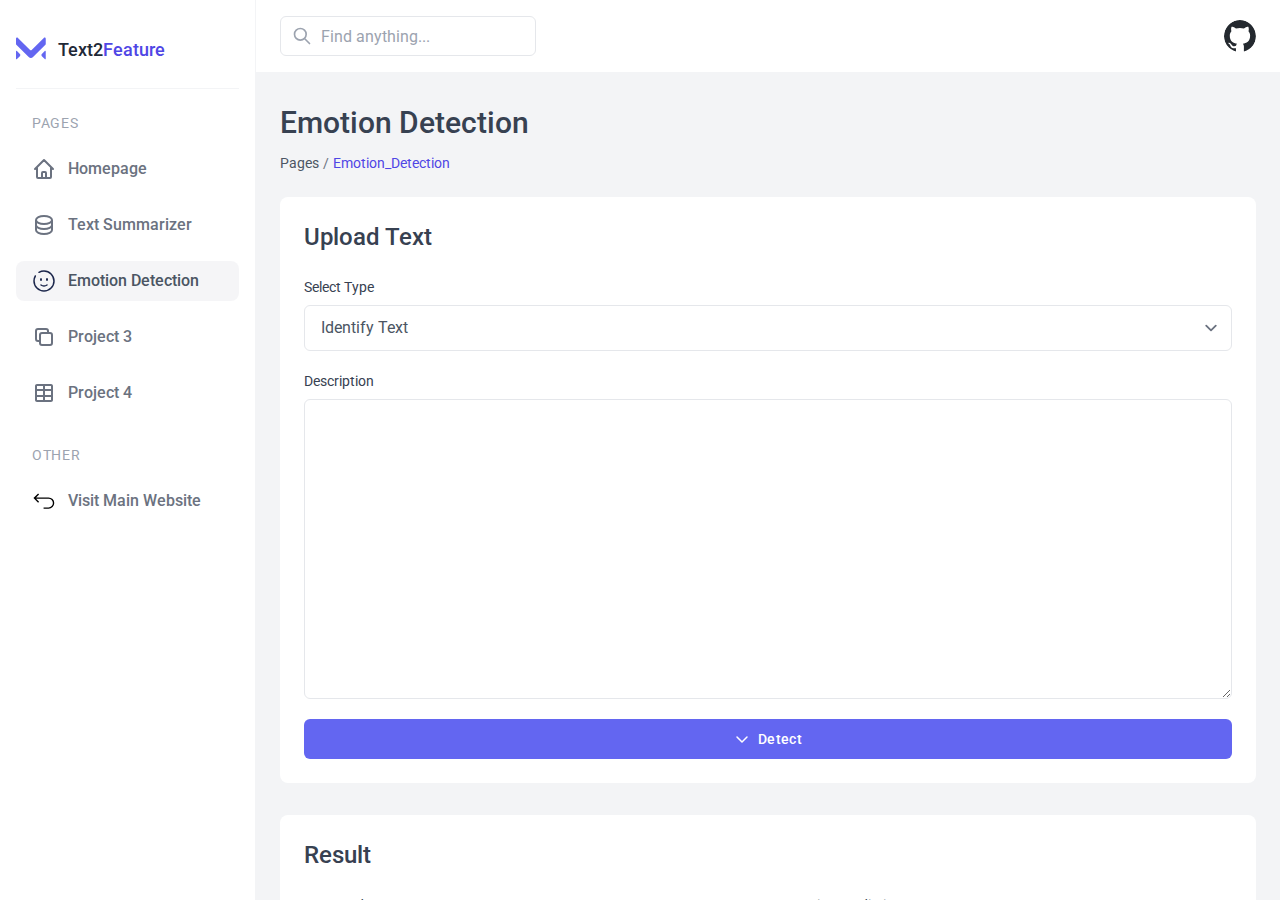
<file: emotion_detection.html>
<!DOCTYPE html>
<html lang="en">

<head>
    <meta charset="utf-8">
    <meta name="viewport" content="width=device-width, initial-scale=1">
    <link rel="canonical" href="">
    <title>Text2Feature | Detection</title>
    <link rel="stylesheet" href="css/main.css">
    <link rel="icon" type="image/svg+xml" href="images/logo.svg">
    <script defer src="js/main.js"></script>
</head>

<body class="overflow-hidden">
    <!-- Google tag (gtag.js) -->
    <script async src="https://www.googletagmanager.com/gtag/js?id=G-B751Q3XBFC"></script>
    <script>
        window.dataLayer = window.dataLayer || [];
        function gtag(){dataLayer.push(arguments);}
        gtag('js', new Date());

        gtag('config', 'G-B751Q3XBFC');
    </script>

    <div x-data="{ sidebarOpen: false }" class="relative flex h-screen text-gray-800 bg-white font-roboto">
        <div x-cloak :class="sidebarOpen ? 'block' : 'hidden'" @click="sidebarOpen = false"
            class="fixed inset-0 z-20 transition-opacity bg-black opacity-50 lg:hidden"></div>

        <div x-cloak :class="sidebarOpen ? 'translate-x-0 ease-in' : '-translate-x-full ease-out'"
            class="fixed inset-y-0 left-0 z-30 w-64 px-4 overflow-y-auto transition duration-200 transform bg-white border-r border-gray-100 lg:translate-x-0 lg:relative lg:inset-0 ">
            <div class="mt-8">
                <a href="index.html" class="flex items-center">
                  <img class="w-auto h-6" src="images/logo.svg" alt="logo">
                  <span class="mx-3 mt-1 font-medium text-lg">Text2<span class="text-indigo-600">Feature</span></span>
                </a>
            </div>

            <hr class="my-6 border-gray-100">

            <nav class="space-y-8">
                <div class="space-y-4">
                    <h3 class="px-4 text-sm tracking-wider text-gray-400 uppercase">PAGES</h3>

                    <a class="flex items-center px-4 py-2 text-gray-500 transition-colors duration-200 transform rounded-lg hover:text-gray-600 hover:bg-gray-100 bg-opacity-40"
                        href="index.html">
                        <svg xmlns="http://www.w3.org/2000/svg" class="w-6 h-6" fill="none" viewBox="0 0 24 24"
                            stroke="currentColor">
                            <path stroke-linecap="round" stroke-linejoin="round" stroke-width="2"
                                d="M3 12l2-2m0 0l7-7 7 7M5 10v10a1 1 0 001 1h3m10-11l2 2m-2-2v10a1 1 0 01-1 1h-3m-6 0a1 1 0 001-1v-4a1 1 0 011-1h2a1 1 0 011 1v4a1 1 0 001 1m-6 0h6" />
                        </svg>
                        <span class="mx-3 font-medium capitalize">Homepage</span>
                    </a>

                    <a class="flex items-center px-4 py-2 text-gray-500 transition-colors duration-200 transform rounded-lg hover:text-gray-600 hover:bg-gray-100 bg-opacity-40"
                        href="text_summarizer.html">
                        <svg xmlns="http://www.w3.org/2000/svg" class="w-6 h-6" fill="none" viewBox="0 0 24 24"
                            stroke="currentColor" stroke-width="2">
                            <path stroke-linecap="round" stroke-linejoin="round"
                                d="M4 7v10c0 2.21 3.582 4 8 4s8-1.79 8-4V7M4 7c0 2.21 3.582 4 8 4s8-1.79 8-4M4 7c0-2.21 3.582-4 8-4s8 1.79 8 4m0 5c0 2.21-3.582 4-8 4s-8-1.79-8-4" />
                        </svg>
                        <span class="mx-3 font-medium capitalize">Text Summarizer</span>
                    </a>

                    <a class="flex items-center px-4 py-2 text-gray-600 transition-colors duration-300 transform bg-gray-200 rounded-lg bg-opacity-40"
                        href="emotion_detection.html">
                        <svg width="24px" height="24px" viewBox="0 0 24 24" fill="none" xmlns="http://www.w3.org/2000/svg">
                            <path d="M9 16C9.85038 16.6303 10.8846 17 12 17C13.1154 17 14.1496 16.6303 15 16" stroke="#1C274C" stroke-width="1.5" stroke-linecap="round"/>
                            <path d="M16 10.5C16 11.3284 15.5523 12 15 12C14.4477 12 14 11.3284 14 10.5C14 9.67157 14.4477 9 15 9C15.5523 9 16 9.67157 16 10.5Z" fill="#1C274C"/>
                            <ellipse cx="9" cy="10.5" rx="1" ry="1.5" fill="#1C274C"/>
                            <path d="M7 3.33782C8.47087 2.48697 10.1786 2 12 2C17.5228 2 22 6.47715 22 12C22 17.5228 17.5228 22 12 22C6.47715 22 2 17.5228 2 12C2 10.1786 2.48697 8.47087 3.33782 7" stroke="#1C274C" stroke-width="1.5" stroke-linecap="round"/>
                        </svg>
                        <span class="mx-3 font-medium capitalize">Emotion Detection</span>
                    </a>

                    <a class="flex items-center px-4 py-2 text-gray-500 transition-colors duration-300 transform rounded-lg hover:text-gray-600 hover:bg-gray-100 bg-opacity-40"
                        href="">
                        <svg xmlns="http://www.w3.org/2000/svg" class="w-6 h-6" fill="none" viewBox="0 0 24 24"
                            stroke="currentColor">
                            <path stroke-linecap="round" stroke-linejoin="round" stroke-width="2"
                                d="M8 16H6a2 2 0 01-2-2V6a2 2 0 012-2h8a2 2 0 012 2v2m-6 12h8a2 2 0 002-2v-8a2 2 0 00-2-2h-8a2 2 0 00-2 2v8a2 2 0 002 2z" />
                        </svg>
                        <span class="mx-3 font-medium capitalize">Project 3</span>
                    </a>

                    <a class="flex items-center px-4 py-2 text-gray-500 transition-colors duration-300 transform rounded-lg hover:text-gray-600 hover:bg-gray-100 bg-opacity-40"
                        href="">
                        <svg class="w-6 h-6" viewBox="0 0 24 24" fill="none" xmlns="http://www.w3.org/2000/svg">
                            <path
                                d="M13 10V14H19V10H13ZM11 10H5V14H11V10ZM13 19H19V16H13V19ZM11 19V16H5V19H11ZM13 5V8H19V5H13ZM11 5H5V8H11V5ZM19 3C20.1046 3 21 3.89543 21 5V19C21 20.1046 20.1046 21 19 21H5C3.89543 21 3 20.1046 3 19V5C3 3.89543 3.89543 3 5 3H19Z"
                                fill="currentColor"></path>
                        </svg>
                        <span class="mx-3 font-medium capitalize">Project 4</span>
                    </a>
                </div>

                <div class="space-y-4">
                    <h3 class="px-4 text-sm tracking-wider text-gray-400 uppercase">OTHER</h3>

                    <a class="flex items-center px-4 py-2 text-gray-500 transition-colors duration-300 transform rounded-lg hover:text-gray-600 hover:bg-gray-100 bg-opacity-40"
                        href="/">
                        <svg width="24" height="24" viewBox="0 0 512 512" xmlns="http://www.w3.org/2000/svg">
                            <path
                                d="M474.89,300.41a121.43,121.43,0,0,1-121.3,121.3H247.08V392.13H353.59a91.72,91.72,0,1,0,0-183.44H87.53L151,272.2l-20.92,20.92L30.89,193.9l99.22-99.22L151,115.6l-63.5,63.51H353.59A121.43,121.43,0,0,1,474.89,300.41Z" />
                        </svg>
                        <span class="mx-3 font-medium">Visit Main Website</span>
                    </a>
                </div>
            </nav>
        </div>

        <div class="flex flex-col flex-1 overflow-hidden bg-gray-100">
            <header class="bg-white border-b border-gray-100">
                <div class="flex items-center justify-between px-4 py-4 sm:px-6">
                    <div class="flex items-center">
                        <button @click="sidebarOpen = !sidebarOpen" class="text-gray-500 lg:hidden focus:outline-none">
                            <svg class="w-6 h-6" viewBox="0 0 24 24" fill="none" xmlns="http://www.w3.org/2000/svg">
                                <path d="M4 6H20M4 12H20M4 18H11" stroke="currentColor" stroke-width="2"
                                    stroke-linecap="round" stroke-linejoin="round" />
                            </svg>
                        </button>

                        <div class="relative" x-data="{ search: '' }" @click.away="search = ''">
                            <div class="relative mx-4 lg:mx-0">
                                <span class="absolute inset-y-0 left-0 flex items-center pl-3">
                                    <svg class="w-5 h-5 text-gray-400" viewBox="0 0 24 24" fill="none">
                                        <path
                                            d="M21 21L15 15M17 10C17 13.866 13.866 17 10 17C6.13401 17 3 13.866 3 10C3 6.13401 6.13401 3 10 3C13.866 3 17 6.13401 17 10Z"
                                            stroke="currentColor" stroke-width="2" stroke-linecap="round"
                                            stroke-linejoin="round"></path>
                                    </svg>
                                </span>

                                <input x-model="search" type="text"
                                    class="w-64 h-10 py-2 pl-10 pr-4 text-gray-700 placeholder-gray-400 transition-all duration-150 bg-white border border-gray-200 rounded-md focus:w-80 sm:w-64 sm:focus:w-80 focus:border-indigo-400 focus:outline-none focus:ring focus:ring-indigo-300 focus:ring-opacity-40"
                                    placeholder="Find anything...">
                            </div>

                            <div class="absolute right-0 z-20 w-full py-2 mt-2 space-y-4 overflow-hidden bg-white rounded-md shadow-xl"
                                x-show="search.length > 0" x-cloak
                                x-transition:enter="transition ease-out duration-100 transform"
                                x-transition:enter-start="opacity-0 scale-95"
                                x-transition:enter-end="opacity-100 scale-100"
                                x-transition:leave="transition ease-in duration-75 transform"
                                x-transition:leave-start="opacity-100 scale-100"
                                x-transition:leave-end="opacity-0 scale-95">

                                <div>
                                    <h3 class="px-5 text-xs tracking-wider text-gray-500 uppercase">Projects</h3>
                                    <div class="mt-2">
                                        <a class="block px-5 py-2 text-sm text-gray-700 capitalize transition-colors duration-200 transform sm:px-12 hover:text-gray-600 hover:bg-gray-100 bg-opacity-40"
                                            href="text_summarizer.html">
                                            Text Summarizer
                                        </a>

                                        <a class="block px-5 py-2 text-sm text-gray-700 capitalize transition-colors duration-200 transform sm:px-12 hover:text-gray-600 hover:bg-gray-100 bg-opacity-40"
                                            href="emotion_detection.html">
                                            Emotion Detection
                                        </a>

                                        <a class="block px-5 py-2 text-sm text-gray-700 capitalize transition-colors duration-200 transform sm:px-12 hover:text-gray-600 hover:bg-gray-100 bg-opacity-40"
                                            href="">
                                            Project 3
                                        </a>

                                        <a class="block px-5 py-2 text-sm text-gray-700 capitalize transition-colors duration-200 transform sm:px-12 hover:text-gray-600 hover:bg-gray-100 bg-opacity-40"
                                            href="">
                                            Project 4
                                        </a>
                                    </div>
                                </div>
                                <div>
                                    <h3 class="px-5 text-xs tracking-wider text-gray-500 uppercase">Other</h3>
                                    <div class="mt-2">
                                        <a class="block px-5 py-2 text-sm text-gray-700 capitalize transition-colors duration-200 transform sm:px-12 hover:text-gray-600 hover:bg-gray-100 bg-opacity-40"
                                            href="/">
                                            Visit Main Website
                                        </a>
                                    </div>
                                </div>
                            </div>
                        </div>
                    </div>

                    <div class="flex items-center">
                        <div x-data="{ dropdownOpen: false }" class="relative inline-block">
                            <button @click="dropdownOpen = ! dropdownOpen" class="relative z-10 flex items-center flex-shrink-0 text-sm text-gray-600 focus:outline-none">
                                <img class="flex-shrink-0 object-cover w-8 h-8 rounded-full" src="images/github-mark.svg" alt="github-mark">
                            </button>
                
                            <div class="absolute right-0 z-20 w-56 py-2 mt-2 overflow-hidden bg-white rounded-md shadow-xl rtl:right-auto rtl:left-0" x-show="dropdownOpen" x-transition:enter="transition ease-out duration-100 transform" x-transition:enter-start="opacity-0 scale-95" x-transition:enter-end="opacity-100 scale-100" x-transition:leave="transition ease-in duration-75 transform" x-transition:leave-start="opacity-100 scale-100" x-transition:leave-end="opacity-0 scale-95" @click.away="dropdownOpen = false" style="display: none;">
                                <a target="_blank" href="https://github.com/Djacon/text2feature" class="flex items-center p-3 -mt-2 text-sm text-gray-600 transition-colors duration-200 transform hover:bg-gray-100">
                                    <img class="flex-shrink-0 object-cover mx-1 rounded-full w-9 h-9" src="images/github-mark.svg" alt="github-mark">
                                    <div class="mx-1">
                                        <h1 class="text-sm font-semibold text-gray-700">Made By Djacon</h1>
                                        <p class="text-sm text-gray-500">github.com/Djacon</p>
                                    </div>
                                </a>
                            </div>
                        </div>
                    </div>
                </div>
            </header>

            <main class="flex-1 overflow-y-auto">
                <div class="px-4 py-8 sm:px-6">
                    <div>
                        <h1 class="text-2xl font-medium text-gray-700 sm:text-3xl">Emotion Detection</h1>

                        <div class="hidden mt-3 overflow-y-auto text-sm lg:items-center lg:flex whitespace-nowrap">
                            <a class="text-gray-600">Pages</a>
                            <span class="mx-1 text-gray-500">/</span>
                            <a href="" class="text-indigo-600 hover:underline">Emotion_Detection</a>
                        </div>
                    </div>

                    <div class="mt-6">
                        <div class="w-full p-4 bg-white rounded-lg xl:p-6">
                            <h1 class="text-lg font-medium text-gray-700 capitalize sm:text-xl md:text-2xl">Upload text</h1>

                            <form id='sum-form' class="mt-6 space-y-5" onsubmit="return false;">
                                <div>
                                    <label for="sum-type" class="block text-sm text-gray-700 capitalize">Select Type</label>
                                    <select id="sum-type"
                                        class="block w-full px-4 py-2.5 mt-2 text-gray-600 placeholder-gray-400 bg-white border border-gray-200 rounded-md focus:border-indigo-400 focus:outline-none focus:ring focus:ring-indigo-300 focus:ring-opacity-40">
                                        <option value="sum-text">Identify Text</option>
                                        <option value="sum-file">Identify PDF</option>
                                    </select>
                                </div>

                                <div id="sum-text-div">
                                    <label for="description"
                                        class="block text-sm text-gray-700 capitalize">description</label>
                                    <textarea id="sum-text-input" required class="block w-full px-4 py-2.5 mt-2 text-gray-600 placeholder-gray-400 bg-white border border-gray-200 rounded-md focus:border-indigo-400 focus:outline-none focus:ring focus:ring-indigo-300 focus:ring-opacity-40"
                                    style="min-height: 300px;"></textarea>
                                </div>

                                <div id="sum-file-div" class="hidden">
                                    <label for="image" class="block text-sm text-gray-700 capitalize">file</label>
                                    <label  
                                        class="flex flex-col items-center justify-center w-full h-32 mt-2 text-gray-500 border-2 border-dashed rounded-md cursor-pointer hover:text-gray-600">
                                        <svg class="w-8 h-8" fill="currentColor" xmlns="http://www.w3.org/2000/svg"
                                            viewBox="0 0 20 20">
                                            <path
                                                d="M16.88 9.1A4 4 0 0 1 16 17H5a5 5 0 0 1-1-9.9V7a3 3 0 0 1 4.52-2.59A4.98 4.98 0 0 1 17 8c0 .38-.04.74-.12 1.1zM11 11h3l-4-4-4 4h3v3h2v-3z">
                                            </path>
                                        </svg>
                                        <span class="mt-4">Select PDF File</span>
                                        <input id="sum-file-input" type="file" class="hidden">
                                    </label>
                                </div>

                                <div id="sum-video-div" class="hidden">
                                    <label for="video" class="block text-sm text-gray-700 capitalize">Youtube link</label>
                                    <input id="sum-video-input" placeholder="https://www.youtube.com/watch?v=dQw4w9WgXcQ" type="url"
                                        class="block w-full px-4 py-2.5 mt-2 text-gray-600 placeholder-gray-400 bg-white border border-gray-200 rounded-md focus:border-indigo-400 focus:outline-none focus:ring focus:ring-indigo-300 focus:ring-opacity-40">
                                </div>
                                <p id='sum-err' class="hidden mt-2 text-sm text-red-500">Your password is too short.</p>

                                <div class="flex justify-end">
                                    <button id="submit" type="button" class="w-full flex items-center justify-center px-2 py-2 text-sm font-medium tracking-wide text-white capitalize transition-colors duration-200 transform bg-indigo-500 rounded-md hover:bg-indigo-400 focus:outline-none focus:ring focus:ring-indigo-300 focus:ring-opacity-50">
                                        <svg width="24px" height="24px" viewBox="0 0 24 24" fill="none" xmlns="http://www.w3.org/2000/svg">
                                            <g id="SVGRepo_bgCarrier" stroke-width="0"></g>
                                            <g id="SVGRepo_tracerCarrier" stroke-linecap="round" stroke-linejoin="round"></g>
                                            <g id="SVGRepo_iconCarrier">
                                              <path d="M7 10L12 15L17 10" stroke="#ffffff" stroke-width="1.5" stroke-linecap="round" stroke-linejoin="round"></path>
                                            </g>
                                          </svg>
                                        <span class="mx-1">Detect</span>
                                    </button>
                                </div>
                            </form>
                        </div>

                        <div class="w-full p-4 mt-8 bg-white rounded-lg xl:p-6">
                            <h1 class="text-lg font-medium text-gray-700 capitalize sm:text-xl md:text-2xl">Result</h1>

                            <div class="md:flex gap-8">
                                <div class="w-full md:w-1/2 grid-cols-2 mt-6">
                                    <label for="description"
                                        class="block text-sm text-gray-700 capitalize">Extracted Text</label>
                                    <textarea disabled id="extracted-text"
                                        class="minh-text block w-full px-4 py-2.5 mt-2 text-gray-600 placeholder-gray-400 bg-white border border-gray-200 rounded-md focus:border-indigo-400 focus:outline-none focus:ring focus:ring-indigo-300 focus:ring-opacity-40"
                                        style="min-height: 270px;"></textarea>
                                </div>

                                <div class="w-full md:w-1/2 grid-cols-2 mt-6">
                                    <label for="description"
                                        class="block text-sm text-gray-700 capitalize">Emotion Prediction</label>
                                    <textarea disabled id="summarized-text"
                                        class="minh-text block w-full px-4 py-2.5 mt-2 text-gray-600 placeholder-gray-400 bg-white border border-gray-200 rounded-md focus:border-indigo-400 focus:outline-none focus:ring focus:ring-indigo-300 focus:ring-opacity-40"
                                        style="min-height: 270px;"></textarea>
                                </div>
                            </div>
                        </div>
                    </div>
                </div>
            </main>
        </div>
    </div>

    <script src="js/detection.js"></script>
</body>
</html>
</file>
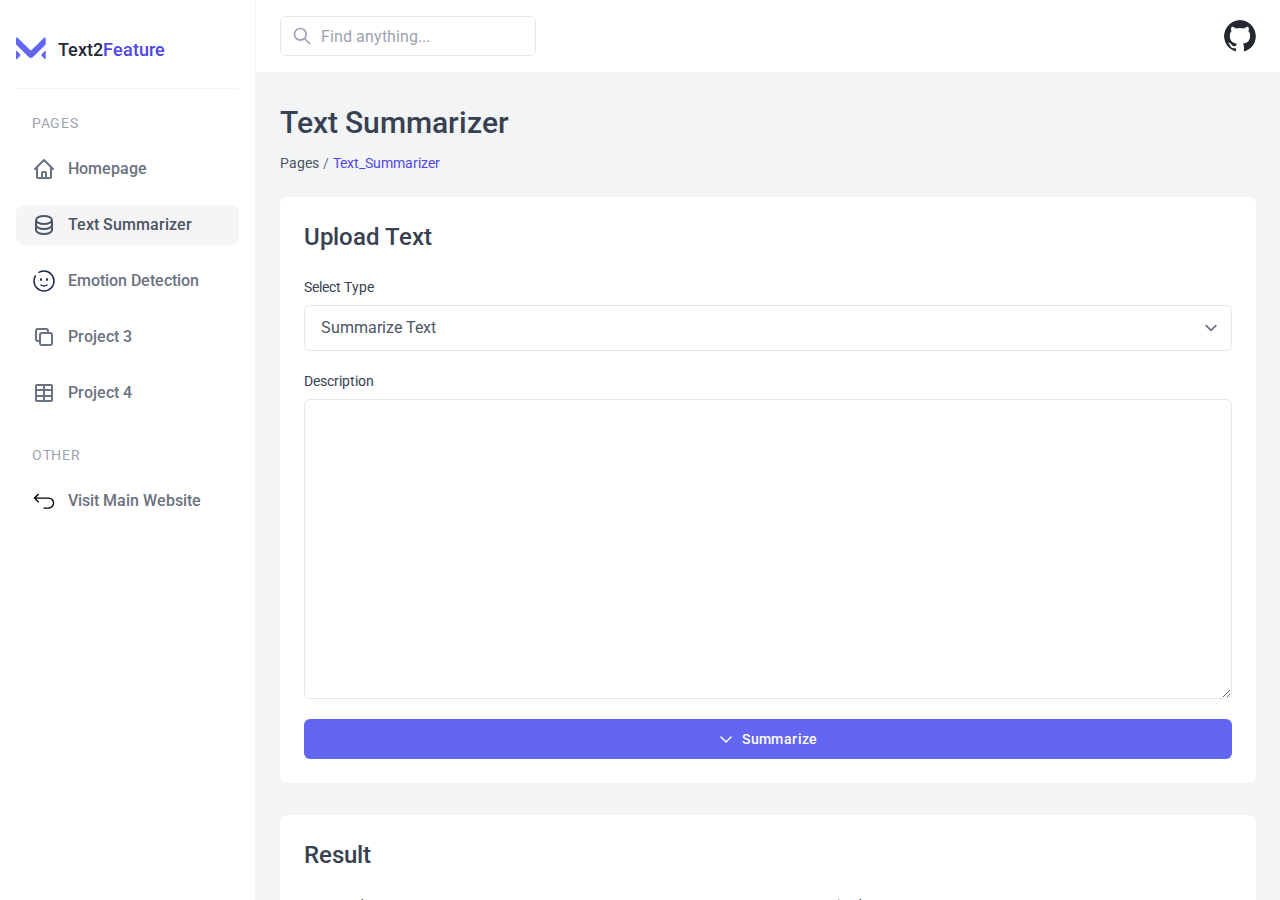
<file: text_summarizer.html>
<!DOCTYPE html>
<html lang="en">

<head>
    <meta charset="utf-8">
    <meta name="viewport" content="width=device-width, initial-scale=1">
    <link rel="canonical" href="">
    <title>Text2Feature | Summarizer</title>
    <link rel="stylesheet" href="css/main.css">
    <link rel="icon" type="image/svg+xml" href="images/logo.svg">
    <script defer src="js/main.js"></script>
</head>

<body class="overflow-hidden">
    <!-- Google tag (gtag.js) -->
    <script async src="https://www.googletagmanager.com/gtag/js?id=G-B751Q3XBFC"></script>
    <script>
        window.dataLayer = window.dataLayer || [];
        function gtag(){dataLayer.push(arguments);}
        gtag('js', new Date());

        gtag('config', 'G-B751Q3XBFC');
    </script>

    <div x-data="{ sidebarOpen: false }" class="relative flex h-screen text-gray-800 bg-white font-roboto">
        <div x-cloak :class="sidebarOpen ? 'block' : 'hidden'" @click="sidebarOpen = false"
            class="fixed inset-0 z-20 transition-opacity bg-black opacity-50 lg:hidden"></div>

        <div x-cloak :class="sidebarOpen ? 'translate-x-0 ease-in' : '-translate-x-full ease-out'"
            class="fixed inset-y-0 left-0 z-30 w-64 px-4 overflow-y-auto transition duration-200 transform bg-white border-r border-gray-100 lg:translate-x-0 lg:relative lg:inset-0 ">
            <div class="mt-8">
                <a href="index.html" class="flex items-center">
                  <img class="w-auto h-6" src="images/logo.svg" alt="logo">
                  <span class="mx-3 mt-1 font-medium text-lg">Text2<span class="text-indigo-600">Feature</span></span>
                </a>
            </div>

            <hr class="my-6 border-gray-100">

            <nav class="space-y-8">
                <div class="space-y-4">
                    <h3 class="px-4 text-sm tracking-wider text-gray-400 uppercase">PAGES</h3>

                    <a class="flex items-center px-4 py-2 text-gray-500 transition-colors duration-200 transform rounded-lg hover:text-gray-600 hover:bg-gray-100 bg-opacity-40"
                        href="index.html">
                        <svg xmlns="http://www.w3.org/2000/svg" class="w-6 h-6" fill="none" viewBox="0 0 24 24"
                            stroke="currentColor">
                            <path stroke-linecap="round" stroke-linejoin="round" stroke-width="2"
                                d="M3 12l2-2m0 0l7-7 7 7M5 10v10a1 1 0 001 1h3m10-11l2 2m-2-2v10a1 1 0 01-1 1h-3m-6 0a1 1 0 001-1v-4a1 1 0 011-1h2a1 1 0 011 1v4a1 1 0 001 1m-6 0h6" />
                        </svg>
                        <span class="mx-3 font-medium capitalize">Homepage</span>
                    </a>

                    <a class="flex items-center px-4 py-2 text-gray-600 transition-colors duration-300 transform bg-gray-200 rounded-lg bg-opacity-40"
                        href="text_summarizer.html">
                        <svg xmlns="http://www.w3.org/2000/svg" class="w-6 h-6" fill="none" viewBox="0 0 24 24"
                            stroke="currentColor" stroke-width="2">
                            <path stroke-linecap="round" stroke-linejoin="round"
                                d="M4 7v10c0 2.21 3.582 4 8 4s8-1.79 8-4V7M4 7c0 2.21 3.582 4 8 4s8-1.79 8-4M4 7c0-2.21 3.582-4 8-4s8 1.79 8 4m0 5c0 2.21-3.582 4-8 4s-8-1.79-8-4" />
                        </svg>
                        <span class="mx-3 font-medium capitalize">Text Summarizer</span>
                    </a>

                    <a class="flex items-center px-4 py-2 text-gray-500 transition-colors duration-300 transform rounded-lg hover:text-gray-600 hover:bg-gray-100 bg-opacity-40"
                        href="emotion_detection.html">
                        <svg width="24px" height="24px" viewBox="0 0 24 24" fill="none" xmlns="http://www.w3.org/2000/svg">
                            <path d="M9 16C9.85038 16.6303 10.8846 17 12 17C13.1154 17 14.1496 16.6303 15 16" stroke="#1C274C" stroke-width="1.5" stroke-linecap="round"/>
                            <path d="M16 10.5C16 11.3284 15.5523 12 15 12C14.4477 12 14 11.3284 14 10.5C14 9.67157 14.4477 9 15 9C15.5523 9 16 9.67157 16 10.5Z" fill="#1C274C"/>
                            <ellipse cx="9" cy="10.5" rx="1" ry="1.5" fill="#1C274C"/>
                            <path d="M7 3.33782C8.47087 2.48697 10.1786 2 12 2C17.5228 2 22 6.47715 22 12C22 17.5228 17.5228 22 12 22C6.47715 22 2 17.5228 2 12C2 10.1786 2.48697 8.47087 3.33782 7" stroke="#1C274C" stroke-width="1.5" stroke-linecap="round"/>
                        </svg>
                        <span class="mx-3 font-medium capitalize">Emotion Detection</span>
                    </a>

                    <a class="flex items-center px-4 py-2 text-gray-500 transition-colors duration-300 transform rounded-lg hover:text-gray-600 hover:bg-gray-100 bg-opacity-40"
                        href="">
                        <svg xmlns="http://www.w3.org/2000/svg" class="w-6 h-6" fill="none" viewBox="0 0 24 24"
                            stroke="currentColor">
                            <path stroke-linecap="round" stroke-linejoin="round" stroke-width="2"
                                d="M8 16H6a2 2 0 01-2-2V6a2 2 0 012-2h8a2 2 0 012 2v2m-6 12h8a2 2 0 002-2v-8a2 2 0 00-2-2h-8a2 2 0 00-2 2v8a2 2 0 002 2z" />
                        </svg>
                        <span class="mx-3 font-medium capitalize">Project 3</span>
                    </a>

                    <a class="flex items-center px-4 py-2 text-gray-500 transition-colors duration-300 transform rounded-lg hover:text-gray-600 hover:bg-gray-100 bg-opacity-40"
                        href="">
                        <svg class="w-6 h-6" viewBox="0 0 24 24" fill="none" xmlns="http://www.w3.org/2000/svg">
                            <path
                                d="M13 10V14H19V10H13ZM11 10H5V14H11V10ZM13 19H19V16H13V19ZM11 19V16H5V19H11ZM13 5V8H19V5H13ZM11 5H5V8H11V5ZM19 3C20.1046 3 21 3.89543 21 5V19C21 20.1046 20.1046 21 19 21H5C3.89543 21 3 20.1046 3 19V5C3 3.89543 3.89543 3 5 3H19Z"
                                fill="currentColor"></path>
                        </svg>
                        <span class="mx-3 font-medium capitalize">Project 4</span>
                    </a>
                </div>

                <div class="space-y-4">
                    <h3 class="px-4 text-sm tracking-wider text-gray-400 uppercase">OTHER</h3>

                    <a class="flex items-center px-4 py-2 text-gray-500 transition-colors duration-300 transform rounded-lg hover:text-gray-600 hover:bg-gray-100 bg-opacity-40"
                        href="/">
                        <svg width="24" height="24" viewBox="0 0 512 512" xmlns="http://www.w3.org/2000/svg">
                            <path
                                d="M474.89,300.41a121.43,121.43,0,0,1-121.3,121.3H247.08V392.13H353.59a91.72,91.72,0,1,0,0-183.44H87.53L151,272.2l-20.92,20.92L30.89,193.9l99.22-99.22L151,115.6l-63.5,63.51H353.59A121.43,121.43,0,0,1,474.89,300.41Z" />
                        </svg>
                        <span class="mx-3 font-medium">Visit Main Website</span>
                    </a>
                </div>
            </nav>
        </div>

        <div class="flex flex-col flex-1 overflow-hidden bg-gray-100">
            <header class="bg-white border-b border-gray-100">
                <div class="flex items-center justify-between px-4 py-4 sm:px-6">
                    <div class="flex items-center">
                        <button @click="sidebarOpen = !sidebarOpen" class="text-gray-500 lg:hidden focus:outline-none">
                            <svg class="w-6 h-6" viewBox="0 0 24 24" fill="none" xmlns="http://www.w3.org/2000/svg">
                                <path d="M4 6H20M4 12H20M4 18H11" stroke="currentColor" stroke-width="2"
                                    stroke-linecap="round" stroke-linejoin="round" />
                            </svg>
                        </button>

                        <div class="relative" x-data="{ search: '' }" @click.away="search = ''">
                            <div class="relative mx-4 lg:mx-0">
                                <span class="absolute inset-y-0 left-0 flex items-center pl-3">
                                    <svg class="w-5 h-5 text-gray-400" viewBox="0 0 24 24" fill="none">
                                        <path
                                            d="M21 21L15 15M17 10C17 13.866 13.866 17 10 17C6.13401 17 3 13.866 3 10C3 6.13401 6.13401 3 10 3C13.866 3 17 6.13401 17 10Z"
                                            stroke="currentColor" stroke-width="2" stroke-linecap="round"
                                            stroke-linejoin="round"></path>
                                    </svg>
                                </span>

                                <input x-model="search" type="text"
                                    class="w-64 h-10 py-2 pl-10 pr-4 text-gray-700 placeholder-gray-400 transition-all duration-150 bg-white border border-gray-200 rounded-md focus:w-80 sm:w-64 sm:focus:w-80 focus:border-indigo-400 focus:outline-none focus:ring focus:ring-indigo-300 focus:ring-opacity-40"
                                    placeholder="Find anything...">
                            </div>

                            <div class="absolute right-0 z-20 w-full py-2 mt-2 space-y-4 overflow-hidden bg-white rounded-md shadow-xl"
                                x-show="search.length > 0" x-cloak
                                x-transition:enter="transition ease-out duration-100 transform"
                                x-transition:enter-start="opacity-0 scale-95"
                                x-transition:enter-end="opacity-100 scale-100"
                                x-transition:leave="transition ease-in duration-75 transform"
                                x-transition:leave-start="opacity-100 scale-100"
                                x-transition:leave-end="opacity-0 scale-95">

                                <div>
                                    <h3 class="px-5 text-xs tracking-wider text-gray-500 uppercase">Projects</h3>
                                    <div class="mt-2">
                                        <a class="block px-5 py-2 text-sm text-gray-700 capitalize transition-colors duration-200 transform sm:px-12 hover:text-gray-600 hover:bg-gray-100 bg-opacity-40"
                                            href="text_summarizer.html">
                                            Text Summarizer
                                        </a>

                                        <a class="block px-5 py-2 text-sm text-gray-700 capitalize transition-colors duration-200 transform sm:px-12 hover:text-gray-600 hover:bg-gray-100 bg-opacity-40"
                                            href="emotion_detection.html">
                                            Emotion Detection
                                        </a>

                                        <a class="block px-5 py-2 text-sm text-gray-700 capitalize transition-colors duration-200 transform sm:px-12 hover:text-gray-600 hover:bg-gray-100 bg-opacity-40"
                                            href="">
                                            Project 3
                                        </a>

                                        <a class="block px-5 py-2 text-sm text-gray-700 capitalize transition-colors duration-200 transform sm:px-12 hover:text-gray-600 hover:bg-gray-100 bg-opacity-40"
                                            href="">
                                            Project 4
                                        </a>
                                    </div>
                                </div>
                                <div>
                                    <h3 class="px-5 text-xs tracking-wider text-gray-500 uppercase">Other</h3>
                                    <div class="mt-2">
                                        <a class="block px-5 py-2 text-sm text-gray-700 capitalize transition-colors duration-200 transform sm:px-12 hover:text-gray-600 hover:bg-gray-100 bg-opacity-40"
                                            href="/">
                                            Visit Main Website
                                        </a>
                                    </div>
                                </div>
                            </div>
                        </div>
                    </div>

                    <div class="flex items-center">
                        <div x-data="{ dropdownOpen: false }" class="relative inline-block">
                            <button @click="dropdownOpen = ! dropdownOpen" class="relative z-10 flex items-center flex-shrink-0 text-sm text-gray-600 focus:outline-none">
                                <img class="flex-shrink-0 object-cover w-8 h-8 rounded-full" src="images/github-mark.svg" alt="github-mark">
                            </button>
                
                            <div class="absolute right-0 z-20 w-56 py-2 mt-2 overflow-hidden bg-white rounded-md shadow-xl rtl:right-auto rtl:left-0" x-show="dropdownOpen" x-transition:enter="transition ease-out duration-100 transform" x-transition:enter-start="opacity-0 scale-95" x-transition:enter-end="opacity-100 scale-100" x-transition:leave="transition ease-in duration-75 transform" x-transition:leave-start="opacity-100 scale-100" x-transition:leave-end="opacity-0 scale-95" @click.away="dropdownOpen = false" style="display: none;">
                                <a target="_blank" href="https://github.com/Djacon/text2feature" class="flex items-center p-3 -mt-2 text-sm text-gray-600 transition-colors duration-200 transform hover:bg-gray-100">
                                    <img class="flex-shrink-0 object-cover mx-1 rounded-full w-9 h-9" src="images/github-mark.svg" alt="github-mark">
                                    <div class="mx-1">
                                        <h1 class="text-sm font-semibold text-gray-700">Made By Djacon</h1>
                                        <p class="text-sm text-gray-500">github.com/Djacon</p>
                                    </div>
                                </a>
                            </div>
                        </div>
                    </div>
                </div>
            </header>

            <main class="flex-1 overflow-y-auto">
                <div class="px-4 py-8 sm:px-6">
                    <div>
                        <h1 class="text-2xl font-medium text-gray-700 sm:text-3xl">Text Summarizer</h1>

                        <div class="hidden mt-3 overflow-y-auto text-sm lg:items-center lg:flex whitespace-nowrap">
                            <a class="text-gray-600">Pages</a>
                            <span class="mx-1 text-gray-500">/</span>
                            <a href="" class="text-indigo-600 hover:underline">Text_Summarizer</a>
                        </div>
                    </div>

                    <div class="mt-6">
                        <div class="w-full p-4 bg-white rounded-lg xl:p-6">
                            <h1 class="text-lg font-medium text-gray-700 capitalize sm:text-xl md:text-2xl">Upload text</h1>

                            <form id='sum-form' class="mt-6 space-y-5" onsubmit="return false;">
                                <div>
                                    <label for="sum-type" class="block text-sm text-gray-700 capitalize">Select Type</label>
                                    <select id="sum-type"
                                        class="block w-full px-4 py-2.5 mt-2 text-gray-600 placeholder-gray-400 bg-white border border-gray-200 rounded-md focus:border-indigo-400 focus:outline-none focus:ring focus:ring-indigo-300 focus:ring-opacity-40">
                                        <option value="sum-text">Summarize Text</option>
                                        <option value="sum-file">Summarize PDF</option>
                                        <!-- In progress... -->
                                        <!-- <option value="sum-video">Summarize Youtube Video</option> -->
                                    </select>
                                </div>

                                <div id="sum-text-div">
                                    <label for="description"
                                        class="block text-sm text-gray-700 capitalize">description</label>
                                    <textarea id="sum-text-input" required class="block w-full px-4 py-2.5 mt-2 text-gray-600 placeholder-gray-400 bg-white border border-gray-200 rounded-md focus:border-indigo-400 focus:outline-none focus:ring focus:ring-indigo-300 focus:ring-opacity-40"
                                    style="min-height: 300px;"></textarea>
                                </div>

                                <div id="sum-file-div" class="hidden">
                                    <label for="image" class="block text-sm text-gray-700 capitalize">file</label>
                                    <label  
                                        class="flex flex-col items-center justify-center w-full h-32 mt-2 text-gray-500 border-2 border-dashed rounded-md cursor-pointer hover:text-gray-600">
                                        <svg class="w-8 h-8" fill="currentColor" xmlns="http://www.w3.org/2000/svg"
                                            viewBox="0 0 20 20">
                                            <path
                                                d="M16.88 9.1A4 4 0 0 1 16 17H5a5 5 0 0 1-1-9.9V7a3 3 0 0 1 4.52-2.59A4.98 4.98 0 0 1 17 8c0 .38-.04.74-.12 1.1zM11 11h3l-4-4-4 4h3v3h2v-3z">
                                            </path>
                                        </svg>
                                        <span class="mt-4">Select PDF File</span>
                                        <input id="sum-file-input" type="file" class="hidden">
                                    </label>
                                </div>

                                <div id="sum-video-div" class="hidden">
                                    <label for="video" class="block text-sm text-gray-700 capitalize">Youtube link</label>
                                    <input id="sum-video-input" placeholder="https://www.youtube.com/watch?v=dQw4w9WgXcQ" type="url"
                                        class="block w-full px-4 py-2.5 mt-2 text-gray-600 placeholder-gray-400 bg-white border border-gray-200 rounded-md focus:border-indigo-400 focus:outline-none focus:ring focus:ring-indigo-300 focus:ring-opacity-40">
                                </div>
                                <p id='sum-err' class="hidden mt-2 text-sm text-red-500">Your password is too short.</p>

                                <div class="flex justify-end">
                                    <button id="submit" type="button" class="w-full flex items-center justify-center px-2 py-2 text-sm font-medium tracking-wide text-white capitalize transition-colors duration-200 transform bg-indigo-500 rounded-md hover:bg-indigo-400 focus:outline-none focus:ring focus:ring-indigo-300 focus:ring-opacity-50">
                                        <svg width="24px" height="24px" viewBox="0 0 24 24" fill="none" xmlns="http://www.w3.org/2000/svg">
                                            <g id="SVGRepo_bgCarrier" stroke-width="0"></g>
                                            <g id="SVGRepo_tracerCarrier" stroke-linecap="round" stroke-linejoin="round"></g>
                                            <g id="SVGRepo_iconCarrier">
                                              <path d="M7 10L12 15L17 10" stroke="#ffffff" stroke-width="1.5" stroke-linecap="round" stroke-linejoin="round"></path>
                                            </g>
                                          </svg>
                                        <span class="mx-1">Summarize</span>
                                    </button>
                                </div>
                            </form>
                        </div>

                        <div class="w-full p-4 mt-8 bg-white rounded-lg xl:p-6">
                            <h1 class="text-lg font-medium text-gray-700 capitalize sm:text-xl md:text-2xl">Result</h1>

                            <div class="md:flex gap-8">
                                <div class="w-full md:w-1/2 grid-cols-2 mt-6">
                                    <label for="description"
                                        class="block text-sm text-gray-700 capitalize">Extracted Text</label>
                                    <textarea disabled id="extracted-text"
                                        class="minh-text block w-full px-4 py-2.5 mt-2 text-gray-600 placeholder-gray-400 bg-white border border-gray-200 rounded-md focus:border-indigo-400 focus:outline-none focus:ring focus:ring-indigo-300 focus:ring-opacity-40"
                                        style="min-height: 300px;"></textarea>
                                </div>

                                <div class="w-full md:w-1/2 grid-cols-2 mt-6">
                                    <label for="description"
                                        class="block text-sm text-gray-700 capitalize">Summarized Text</label>
                                    <textarea disabled id="summarized-text"
                                        class="minh-text block w-full px-4 py-2.5 mt-2 text-gray-600 placeholder-gray-400 bg-white border border-gray-200 rounded-md focus:border-indigo-400 focus:outline-none focus:ring focus:ring-indigo-300 focus:ring-opacity-40"
                                        style="min-height: 300px;"></textarea>
                                </div>
                            </div>
                        </div>
                    </div>
                </div>
            </main>
        </div>
    </div>

    <script src="js/summarizer.js"></script>
</body>
</html>
</file>
<file: css/main.css>
@import url(https://fonts.googleapis.com/css?family=Roboto:300,400,500,700,900&display=swap); @import url(https://fonts.googleapis.com/css2?family=Cairo:wght@200;300;400;600;700;900&display=swap); /*! tailwindcss v3.1.6 | MIT License | https://tailwindcss.com*/
*,:after,:before {
    border: 0 solid #e5e7eb;
    box-sizing: border-box
}

:after,:before {
    --tw-content: ""
}

html {
    -webkit-text-size-adjust: 100%;
    font-family: ui-sans-serif,system-ui,-apple-system,BlinkMacSystemFont,Segoe UI,Roboto,Helvetica Neue,Arial,Noto Sans,sans-serif,Apple Color Emoji,Segoe UI Emoji,Segoe UI Symbol,Noto Color Emoji;
    line-height: 1.5;
    -moz-tab-size: 4;
    -o-tab-size: 4;
    tab-size: 4
}

body {
    line-height: inherit;
    margin: 0
}

hr {
    border-top-width: 1px;
    color: inherit;
    height: 0
}

abbr:where([title]) {
    -webkit-text-decoration: underline dotted;
    text-decoration: underline dotted
}

h1,h2,h3,h4,h5,h6 {
    font-size: inherit;
    font-weight: inherit
}

a {
    color: inherit;
    text-decoration: inherit
}

b,strong {
    font-weight: bolder
}

code,kbd,pre,samp {
    font-family: ui-monospace,SFMono-Regular,Menlo,Monaco,Consolas,Liberation Mono,Courier New,monospace;
    font-size: 1em
}

small {
    font-size: 80%
}

sub,sup {
    font-size: 75%;
    line-height: 0;
    position: relative;
    vertical-align: baseline
}

sub {
    bottom: -.25em
}

sup {
    top: -.5em
}

table {
    border-collapse: collapse;
    border-color: inherit;
    text-indent: 0
}

button,input,optgroup,select,textarea {
    color: inherit;
    font-family: inherit;
    font-size: 100%;
    font-weight: inherit;
    line-height: inherit;
    margin: 0;
    padding: 0
}

button,select {
    text-transform: none
}

[type=button],[type=reset],[type=submit],button {
    -webkit-appearance: button;
    background-color: transparent;
    background-image: none
}

:-moz-focusring {
    outline: auto
}

:-moz-ui-invalid {
    box-shadow: none
}

progress {
    vertical-align: baseline
}

::-webkit-inner-spin-button,::-webkit-outer-spin-button {
    height: auto
}

[type=search] {
    -webkit-appearance: textfield;
    outline-offset: -2px
}

::-webkit-search-decoration {
    -webkit-appearance: none
}

::-webkit-file-upload-button {
    -webkit-appearance: button;
    font: inherit
}

summary {
    display: list-item
}

blockquote,dd,dl,figure,h1,h2,h3,h4,h5,h6,hr,p,pre {
    margin: 0
}

fieldset {
    margin: 0
}

fieldset,legend {
    padding: 0
}

menu,ol,ul {
    list-style: none;
    margin: 0;
    padding: 0
}

textarea {
    resize: vertical
}

input::-moz-placeholder,textarea::-moz-placeholder {
    color: #9ca3af;
    opacity: 1
}

input::placeholder,textarea::placeholder {
    color: #9ca3af;
    opacity: 1
}

[role=button],button {
    cursor: pointer
}

:disabled {
    cursor: default
}

audio,canvas,embed,iframe,img,object,svg,video {
    display: block;
    vertical-align: middle
}

img,video {
    height: auto;
    max-width: 100%
}

[multiple],[type=date],[type=datetime-local],[type=email],[type=month],[type=number],[type=password],[type=search],[type=tel],[type=text],[type=time],[type=url],[type=week],select,textarea {
    --tw-shadow: 0 0 #0000;
    -webkit-appearance: none;
    -moz-appearance: none;
    appearance: none;
    background-color: #fff;
    border-color: #6b7280;
    border-radius: 0;
    border-width: 1px;
    font-size: 1rem;
    line-height: 1.5rem;
    padding: .5rem .75rem
}

[multiple]:focus,[type=date]:focus,[type=datetime-local]:focus,[type=email]:focus,[type=month]:focus,[type=number]:focus,[type=password]:focus,[type=search]:focus,[type=tel]:focus,[type=text]:focus,[type=time]:focus,[type=url]:focus,[type=week]:focus,select:focus,textarea:focus {
    --tw-ring-inset: var(--tw-empty,/*!*/ /*!*/);
    --tw-ring-offset-width: 0px;
    --tw-ring-offset-color: #fff;
    --tw-ring-color: #2563eb;
    --tw-ring-offset-shadow: var(--tw-ring-inset) 0 0 0 var(--tw-ring-offset-width) var(--tw-ring-offset-color);
    --tw-ring-shadow: var(--tw-ring-inset) 0 0 0 calc(1px + var(--tw-ring-offset-width)) var(--tw-ring-color);
    border-color: #2563eb;
    box-shadow: var(--tw-ring-offset-shadow),var(--tw-ring-shadow),var(--tw-shadow);
    outline: 2px solid transparent;
    outline-offset: 2px
}

input::-moz-placeholder,textarea::-moz-placeholder {
    color: #6b7280;
    opacity: 1
}

input::placeholder,textarea::placeholder {
    color: #6b7280;
    opacity: 1
}

::-webkit-datetime-edit-fields-wrapper {
    padding: 0
}

::-webkit-date-and-time-value {
    min-height: 1.5em
}

::-webkit-datetime-edit,::-webkit-datetime-edit-day-field,::-webkit-datetime-edit-hour-field,::-webkit-datetime-edit-meridiem-field,::-webkit-datetime-edit-millisecond-field,::-webkit-datetime-edit-minute-field,::-webkit-datetime-edit-month-field,::-webkit-datetime-edit-second-field,::-webkit-datetime-edit-year-field {
    padding-bottom: 0;
    padding-top: 0
}

select {
    -webkit-print-color-adjust: exact;
    print-color-adjust: exact;
    background-image: url("data:image/svg+xml;charset=utf-8,%3Csvg xmlns='http://www.w3.org/2000/svg' fill='none' viewBox='0 0 20 20'%3E%3Cpath stroke='%236b7280' stroke-linecap='round' stroke-linejoin='round' stroke-width='1.5' d='m6 8 4 4 4-4'/%3E%3C/svg%3E");
    background-position: right .5rem center;
    background-repeat: no-repeat;
    background-size: 1.5em 1.5em;
    color-adjust: exact;
    padding-right: 2.5rem
}

[multiple] {
    -webkit-print-color-adjust: unset;
    print-color-adjust: unset;
    background-image: none;
    background-position: 0 0;
    background-repeat: unset;
    background-size: initial;
    color-adjust: unset;
    padding-right: .75rem
}

[type=checkbox],[type=radio] {
    -webkit-print-color-adjust: exact;
    print-color-adjust: exact;
    --tw-shadow: 0 0 #0000;
    -webkit-appearance: none;
    -moz-appearance: none;
    appearance: none;
    background-color: #fff;
    background-origin: border-box;
    border-color: #6b7280;
    border-width: 1px;
    color: #2563eb;
    color-adjust: exact;
    display: inline-block;
    flex-shrink: 0;
    height: 1rem;
    padding: 0;
    -webkit-user-select: none;
    -moz-user-select: none;
    user-select: none;
    vertical-align: middle;
    width: 1rem
}

[type=checkbox] {
    border-radius: 0
}

[type=radio] {
    border-radius: 100%
}

[type=checkbox]:focus,[type=radio]:focus {
    --tw-ring-inset: var(--tw-empty,/*!*/ /*!*/);
    --tw-ring-offset-width: 2px;
    --tw-ring-offset-color: #fff;
    --tw-ring-color: #2563eb;
    --tw-ring-offset-shadow: var(--tw-ring-inset) 0 0 0 var(--tw-ring-offset-width) var(--tw-ring-offset-color);
    --tw-ring-shadow: var(--tw-ring-inset) 0 0 0 calc(2px + var(--tw-ring-offset-width)) var(--tw-ring-color);
    box-shadow: var(--tw-ring-offset-shadow),var(--tw-ring-shadow),var(--tw-shadow);
    outline: 2px solid transparent;
    outline-offset: 2px
}

[type=checkbox]:checked,[type=radio]:checked {
    background-color: currentColor;
    background-position: 50%;
    background-repeat: no-repeat;
    background-size: 100% 100%;
    border-color: transparent
}

[type=checkbox]:checked {
    background-image: url("data:image/svg+xml;charset=utf-8,%3Csvg viewBox='0 0 16 16' fill='%23fff' xmlns='http://www.w3.org/2000/svg'%3E%3Cpath d='M12.207 4.793a1 1 0 0 1 0 1.414l-5 5a1 1 0 0 1-1.414 0l-2-2a1 1 0 0 1 1.414-1.414L6.5 9.086l4.293-4.293a1 1 0 0 1 1.414 0z'/%3E%3C/svg%3E")
}

[type=radio]:checked {
    background-image: url("data:image/svg+xml;charset=utf-8,%3Csvg viewBox='0 0 16 16' fill='%23fff' xmlns='http://www.w3.org/2000/svg'%3E%3Ccircle cx='8' cy='8' r='3'/%3E%3C/svg%3E")
}

[type=checkbox]:checked:focus,[type=checkbox]:checked:hover,[type=radio]:checked:focus,[type=radio]:checked:hover {
    background-color: currentColor;
    border-color: transparent
}

[type=checkbox]:indeterminate {
    background-color: currentColor;
    background-image: url("data:image/svg+xml;charset=utf-8,%3Csvg xmlns='http://www.w3.org/2000/svg' fill='none' viewBox='0 0 16 16'%3E%3Cpath stroke='%23fff' stroke-linecap='round' stroke-linejoin='round' stroke-width='2' d='M4 8h8'/%3E%3C/svg%3E");
    background-position: 50%;
    background-repeat: no-repeat;
    background-size: 100% 100%;
    border-color: transparent
}

[type=checkbox]:indeterminate:focus,[type=checkbox]:indeterminate:hover {
    background-color: currentColor;
    border-color: transparent
}

[type=file] {
    background: unset;
    border-color: inherit;
    border-radius: 0;
    border-width: 0;
    font-size: unset;
    line-height: inherit;
    padding: 0
}

[type=file]:focus {
    outline: 1px solid ButtonText;
    outline: 1px auto -webkit-focus-ring-color
}

*,:after,:before {
    --tw-border-spacing-x: 0;
    --tw-border-spacing-y: 0;
    --tw-translate-x: 0;
    --tw-translate-y: 0;
    --tw-rotate: 0;
    --tw-skew-x: 0;
    --tw-skew-y: 0;
    --tw-scale-x: 1;
    --tw-scale-y: 1;
    --tw-pan-x: ;
    --tw-pan-y: ;
    --tw-pinch-zoom: ;
    --tw-scroll-snap-strictness: proximity;
    --tw-ordinal: ;
    --tw-slashed-zero: ;
    --tw-numeric-figure: ;
    --tw-numeric-spacing: ;
    --tw-numeric-fraction: ;
    --tw-ring-inset: ;
    --tw-ring-offset-width: 0px;
    --tw-ring-offset-color: #fff;
    --tw-ring-color: rgba(59,130,246,.5);
    --tw-ring-offset-shadow: 0 0 #0000;
    --tw-ring-shadow: 0 0 #0000;
    --tw-shadow: 0 0 #0000;
    --tw-shadow-colored: 0 0 #0000;
    --tw-blur: ;
    --tw-brightness: ;
    --tw-contrast: ;
    --tw-grayscale: ;
    --tw-hue-rotate: ;
    --tw-invert: ;
    --tw-saturate: ;
    --tw-sepia: ;
    --tw-drop-shadow: ;
    --tw-backdrop-blur: ;
    --tw-backdrop-brightness: ;
    --tw-backdrop-contrast: ;
    --tw-backdrop-grayscale: ;
    --tw-backdrop-hue-rotate: ;
    --tw-backdrop-invert: ;
    --tw-backdrop-opacity: ;
    --tw-backdrop-saturate: ;
    --tw-backdrop-sepia:
}

::backdrop {
    --tw-border-spacing-x: 0;
    --tw-border-spacing-y: 0;
    --tw-translate-x: 0;
    --tw-translate-y: 0;
    --tw-rotate: 0;
    --tw-skew-x: 0;
    --tw-skew-y: 0;
    --tw-scale-x: 1;
    --tw-scale-y: 1;
    --tw-pan-x: ;
    --tw-pan-y: ;
    --tw-pinch-zoom: ;
    --tw-scroll-snap-strictness: proximity;
    --tw-ordinal: ;
    --tw-slashed-zero: ;
    --tw-numeric-figure: ;
    --tw-numeric-spacing: ;
    --tw-numeric-fraction: ;
    --tw-ring-inset: ;
    --tw-ring-offset-width: 0px;
    --tw-ring-offset-color: #fff;
    --tw-ring-color: rgba(59,130,246,.5);
    --tw-ring-offset-shadow: 0 0 #0000;
    --tw-ring-shadow: 0 0 #0000;
    --tw-shadow: 0 0 #0000;
    --tw-shadow-colored: 0 0 #0000;
    --tw-blur: ;
    --tw-brightness: ;
    --tw-contrast: ;
    --tw-grayscale: ;
    --tw-hue-rotate: ;
    --tw-invert: ;
    --tw-saturate: ;
    --tw-sepia: ;
    --tw-drop-shadow: ;
    --tw-backdrop-blur: ;
    --tw-backdrop-brightness: ;
    --tw-backdrop-contrast: ;
    --tw-backdrop-grayscale: ;
    --tw-backdrop-hue-rotate: ;
    --tw-backdrop-invert: ;
    --tw-backdrop-opacity: ;
    --tw-backdrop-saturate: ;
    --tw-backdrop-sepia:
}

.container {
    width: 100%
}

@media (min-width: 640px) {
    .container {
        max-width:640px
    }
}

@media (min-width: 768px) {
    .container {
        max-width:768px
    }
}

@media (min-width: 1024px) {
    .container {
        max-width:1024px
    }
}

@media (min-width: 1280px) {
    .container {
        max-width:1280px
    }
}

@media (min-width: 1536px) {
    .container {
        max-width:1536px
    }
}

.fixed {
    position: fixed
}

.absolute {
    position: absolute
}

.relative {
    position: relative
}

.inset-0 {
    left: 0;
    right: 0
}

.inset-0,.inset-y-0 {
    bottom: 0;
    top: 0
}

.inset-x-0 {
    left: 0;
    right: 0
}

.left-0 {
    left: 0
}

.top-4 {
    top: 1rem
}

.left-4 {
    left: 1rem
}

.right-3 {
    right: .75rem
}

.bottom-6 {
    bottom: 1.5rem
}

.right-0 {
    right: 0
}

.z-0 {
    z-index: 0
}

.z-30 {
    z-index: 30
}

.z-20 {
    z-index: 20
}

.z-10 {
    z-index: 10
}

.z-40 {
    z-index: 40
}

.z-50 {
    z-index: 50
}

.order-2 {
    order: 2
}

.my-6 {
    margin-bottom: 1.5rem;
    margin-top: 1.5rem
}

.mx-1\.5 {
    margin-left: .375rem;
    margin-right: .375rem
}

.mx-1 {
    margin-left: .25rem;
    margin-right: .25rem
}

.mx-auto {
    margin-left: auto;
    margin-right: auto
}

.mx-3 {
    margin-left: .75rem;
    margin-right: .75rem
}

.mx-2 {
    margin-left: .5rem;
    margin-right: .5rem
}

.-mx-1 {
    margin-left: -.25rem;
    margin-right: -.25rem
}

.my-20 {
    margin-bottom: 5rem;
    margin-top: 5rem
}

.my-4 {
    margin-bottom: 1rem;
    margin-top: 1rem
}

.-my-2 {
    margin-bottom: -.5rem;
    margin-top: -.5rem
}

.mx-4 {
    margin-left: 1rem;
    margin-right: 1rem
}

.-mx-2 {
    margin-left: -.5rem;
    margin-right: -.5rem
}

.mx-6 {
    margin-left: 1.5rem;
    margin-right: 1.5rem
}

.mx-0\.5 {
    margin-left: .125rem;
    margin-right: .125rem
}

.mx-0 {
    margin-left: 0;
    margin-right: 0
}

.mt-6 {
    margin-top: 1.5rem
}

.mt-2 {
    margin-top: .5rem
}

.mt-4 {
    margin-top: 1rem
}

.mb-5 {
    margin-bottom: 1.25rem
}

.mt-8 {
    margin-top: 2rem
}

.mt-3 {
    margin-top: .75rem
}

.mb-2 {
    margin-bottom: .5rem
}

.mt-1 {
    margin-top: .25rem
}

.-mb-8 {
    margin-bottom: -2rem
}

.-ml-px {
    margin-left: -1px
}

.mt-5 {
    margin-top: 1.25rem
}

.mt-10 {
    margin-top: 2.5rem
}

.-mr-1 {
    margin-right: -.25rem
}

.-mt-20 {
    margin-top: -5rem
}

.-mt-2 {
    margin-top: -.5rem
}

.block {
    display: block
}

.inline-block {
    display: inline-block
}

.flex {
    display: flex
}

.inline-flex {
    display: inline-flex
}

.table {
    display: table
}

.flow-root {
    display: flow-root
}

.grid {
    display: grid
}

.hidden {
    display: none
}

.h-96 {
    height: 24rem
}

.h-1 {
    height: .25rem
}

.h-6 {
    height: 1.5rem
}

.h-32 {
    height: 8rem
}

.h-8 {
    height: 2rem
}

.h-4 {
    height: 1rem
}

.h-5 {
    height: 1.25rem
}

.h-2 {
    height: .5rem
}

.h-full {
    height: 100%
}

.h-10 {
    height: 2.5rem
}

.h-36 {
    height: 9rem
}

.h-24 {
    height: 6rem
}

.h-56 {
    height: 14rem
}

.h-12 {
    height: 3rem
}

.h-16 {
    height: 4rem
}

.h-9 {
    height: 2.25rem
}

.h-screen {
    height: 100vh
}

.min-h-screen {
    min-height: 100vh
}

.w-32 {
    width: 8rem
}

.w-6 {
    width: 1.5rem
}

.w-full {
    width: 100%
}

.w-8\/12 {
    width: 66.666667%
}

.w-11\/12 {
    width: 91.666667%
}

.w-5\/6 {
    width: 83.333333%
}

.w-2\/3 {
    width: 66.666667%
}

.w-8 {
    width: 2rem
}

.w-4 {
    width: 1rem
}

.w-5 {
    width: 1.25rem
}

.w-3\/12 {
    width: 25%
}

.w-9\/12 {
    width: 75%
}

.w-0\.5 {
    width: .125rem
}

.w-0 {
    width: 0
}

.w-10 {
    width: 2.5rem
}

.w-24 {
    width: 6rem
}

.w-auto {
    width: auto
}

.w-12 {
    width: 3rem
}

.w-16 {
    width: 4rem
}

.w-1 {
    width: .25rem
}

.w-9 {
    width: 2.25rem
}

.w-64 {
    width: 16rem
}

.w-56 {
    width: 14rem
}

.min-w-full {
    min-width: 100%
}

.min-w-0 {
    min-width: 0
}

.min-w-\[26rem\] {
    min-width: 26rem
}

.max-w-xs {
    max-width: 20rem
}

.max-w-xl {
    max-width: 36rem
}

.max-w-sm {
    max-width: 24rem
}

.flex-1 {
    flex: 1 1 0%
}

.flex-shrink-0 {
    flex-shrink: 0
}

.translate-y-4 {
    --tw-translate-y: 1rem
}

.translate-y-0,.translate-y-4 {
    transform: translate(var(--tw-translate-x),var(--tw-translate-y)) rotate(var(--tw-rotate)) skewX(var(--tw-skew-x)) skewY(var(--tw-skew-y)) scaleX(var(--tw-scale-x)) scaleY(var(--tw-scale-y))
}

.translate-y-0 {
    --tw-translate-y: 0px
}

.translate-x-full {
    --tw-translate-x: 100%
}

.translate-x-0,.translate-x-full {
    transform: translate(var(--tw-translate-x),var(--tw-translate-y)) rotate(var(--tw-rotate)) skewX(var(--tw-skew-x)) skewY(var(--tw-skew-y)) scaleX(var(--tw-scale-x)) scaleY(var(--tw-scale-y))
}

.translate-x-0 {
    --tw-translate-x: 0px
}

.translate-x-20 {
    --tw-translate-x: 5rem
}

.-translate-x-full,.translate-x-20 {
    transform: translate(var(--tw-translate-x),var(--tw-translate-y)) rotate(var(--tw-rotate)) skewX(var(--tw-skew-x)) skewY(var(--tw-skew-y)) scaleX(var(--tw-scale-x)) scaleY(var(--tw-scale-y))
}

.-translate-x-full {
    --tw-translate-x: -100%
}

.-translate-y-5 {
    --tw-translate-y: -1.25rem
}

.-translate-y-5,.scale-95 {
    transform: translate(var(--tw-translate-x),var(--tw-translate-y)) rotate(var(--tw-rotate)) skewX(var(--tw-skew-x)) skewY(var(--tw-skew-y)) scaleX(var(--tw-scale-x)) scaleY(var(--tw-scale-y))
}

.scale-95 {
    --tw-scale-x: .95;
    --tw-scale-y: .95
}

.scale-100 {
    --tw-scale-x: 1;
    --tw-scale-y: 1
}

.scale-100,.transform {
    transform: translate(var(--tw-translate-x),var(--tw-translate-y)) rotate(var(--tw-rotate)) skewX(var(--tw-skew-x)) skewY(var(--tw-skew-y)) scaleX(var(--tw-scale-x)) scaleY(var(--tw-scale-y))
}

.cursor-pointer {
    cursor: pointer
}

.cursor-not-allowed {
    cursor: not-allowed
}

.appearance-none {
    -webkit-appearance: none;
    -moz-appearance: none;
    appearance: none
}

.grid-cols-2 {
    grid-template-columns: repeat(2,minmax(0,1fr))
}

.grid-cols-1 {
    grid-template-columns: repeat(1,minmax(0,1fr))
}

.grid-cols-5 {
    grid-template-columns: repeat(5,minmax(0,1fr))
}

.flex-col {
    flex-direction: column
}

.place-items-start {
    place-items: start
}

.place-items-center {
    place-items: center
}

.items-end {
    align-items: flex-end
}

.items-center {
    align-items: center
}

.justify-end {
    justify-content: flex-end
}

.justify-center {
    justify-content: center
}

.justify-between {
    justify-content: space-between
}

.gap-12 {
    gap: 3rem
}

.gap-8 {
    gap: 2rem
}

.gap-6 {
    gap: 1.5rem
}

.gap-4 {
    gap: 1rem
}

.space-y-6>:not([hidden])~:not([hidden]) {
    --tw-space-y-reverse: 0;
    margin-bottom: calc(1.5rem*var(--tw-space-y-reverse));
    margin-top: calc(1.5rem*(1 - var(--tw-space-y-reverse)))
}

.space-y-5>:not([hidden])~:not([hidden]) {
    --tw-space-y-reverse: 0;
    margin-bottom: calc(1.25rem*var(--tw-space-y-reverse));
    margin-top: calc(1.25rem*(1 - var(--tw-space-y-reverse)))
}

.-space-x-1>:not([hidden])~:not([hidden]) {
    --tw-space-x-reverse: 0;
    margin-left: calc(-.25rem*(1 - var(--tw-space-x-reverse)));
    margin-right: calc(-.25rem*var(--tw-space-x-reverse))
}

.space-y-4>:not([hidden])~:not([hidden]) {
    --tw-space-y-reverse: 0;
    margin-bottom: calc(1rem*var(--tw-space-y-reverse));
    margin-top: calc(1rem*(1 - var(--tw-space-y-reverse)))
}

.space-y-3>:not([hidden])~:not([hidden]) {
    --tw-space-y-reverse: 0;
    margin-bottom: calc(.75rem*var(--tw-space-y-reverse));
    margin-top: calc(.75rem*(1 - var(--tw-space-y-reverse)))
}

.space-y-8>:not([hidden])~:not([hidden]) {
    --tw-space-y-reverse: 0;
    margin-bottom: calc(2rem*var(--tw-space-y-reverse));
    margin-top: calc(2rem*(1 - var(--tw-space-y-reverse)))
}

.divide-y>:not([hidden])~:not([hidden]) {
    --tw-divide-y-reverse: 0;
    border-bottom-width: calc(1px*var(--tw-divide-y-reverse));
    border-top-width: calc(1px*(1 - var(--tw-divide-y-reverse)))
}

.divide-gray-200>:not([hidden])~:not([hidden]) {
    --tw-divide-opacity: 1;
    border-color: rgb(229 231 235/var(--tw-divide-opacity))
}

.divide-gray-100>:not([hidden])~:not([hidden]) {
    --tw-divide-opacity: 1;
    border-color: rgb(243 244 246/var(--tw-divide-opacity))
}

.overflow-hidden {
    overflow: hidden
}

.overflow-x-auto {
    overflow-x: auto
}

.overflow-y-auto {
    overflow-y: auto
}

.truncate {
    overflow: hidden;
    text-overflow: ellipsis
}

.truncate,.whitespace-nowrap {
    white-space: nowrap
}

.rounded-md {
    border-radius: .375rem
}

.rounded-lg {
    border-radius: .5rem
}

.rounded-full {
    border-radius: 9999px
}

.border {
    border-width: 1px
}

.border-2 {
    border-width: 2px
}

.border-0 {
    border-width: 0
}

.border-b {
    border-bottom-width: 1px
}

.border-r {
    border-right-width: 1px
}

.border-dashed {
    border-style: dashed
}

.border-gray-200 {
    --tw-border-opacity: 1;
    border-color: rgb(229 231 235/var(--tw-border-opacity))
}

.border-green-500 {
    --tw-border-opacity: 1;
    border-color: rgb(34 197 94/var(--tw-border-opacity))
}

.border-red-500 {
    --tw-border-opacity: 1;
    border-color: rgb(239 68 68/var(--tw-border-opacity))
}

.border-indigo-500 {
    --tw-border-opacity: 1;
    border-color: rgb(99 102 241/var(--tw-border-opacity))
}

.border-gray-300 {
    --tw-border-opacity: 1;
    border-color: rgb(209 213 219/var(--tw-border-opacity))
}

.border-gray-100 {
    --tw-border-opacity: 1;
    border-color: rgb(243 244 246/var(--tw-border-opacity))
}

.bg-white {
    --tw-bg-opacity: 1;
    background-color: rgb(255 255 255/var(--tw-bg-opacity))
}

.bg-indigo-500 {
    --tw-bg-opacity: 1;
    background-color: rgb(99 102 241/var(--tw-bg-opacity))
}

.bg-gray-200 {
    --tw-bg-opacity: 1;
    background-color: rgb(229 231 235/var(--tw-bg-opacity))
}

.bg-gray-100 {
    --tw-bg-opacity: 1;
    background-color: rgb(243 244 246/var(--tw-bg-opacity))
}

.bg-gray-500 {
    --tw-bg-opacity: 1;
    background-color: rgb(107 114 128/var(--tw-bg-opacity))
}

.bg-indigo-200 {
    --tw-bg-opacity: 1;
    background-color: rgb(199 210 254/var(--tw-bg-opacity))
}

.bg-gray-300 {
    --tw-bg-opacity: 1;
    background-color: rgb(209 213 219/var(--tw-bg-opacity))
}

.bg-gray-50 {
    --tw-bg-opacity: 1;
    background-color: rgb(249 250 251/var(--tw-bg-opacity))
}

.bg-green-500 {
    --tw-bg-opacity: 1;
    background-color: rgb(34 197 94/var(--tw-bg-opacity))
}

.bg-yellow-500 {
    --tw-bg-opacity: 1;
    background-color: rgb(234 179 8/var(--tw-bg-opacity))
}

.bg-red-500 {
    --tw-bg-opacity: 1;
    background-color: rgb(239 68 68/var(--tw-bg-opacity))
}

.bg-purple-500 {
    --tw-bg-opacity: 1;
    background-color: rgb(168 85 247/var(--tw-bg-opacity))
}

.bg-sky-500 {
    --tw-bg-opacity: 1;
    background-color: rgb(14 165 233/var(--tw-bg-opacity))
}

.bg-black {
    --tw-bg-opacity: 1;
    background-color: rgb(0 0 0/var(--tw-bg-opacity))
}

.bg-opacity-40 {
    --tw-bg-opacity: 0.4
}

.bg-gradient-to-r {
    background-image: linear-gradient(to right,var(--tw-gradient-stops))
}

.from-indigo-800 {
    --tw-gradient-from: #3730a3;
    --tw-gradient-to: rgba(55,48,163,0);
    --tw-gradient-stops: var(--tw-gradient-from),var(--tw-gradient-to)
}

.from-indigo-900 {
    --tw-gradient-from: #312e81;
    --tw-gradient-to: rgba(49,46,129,0);
    --tw-gradient-stops: var(--tw-gradient-from),var(--tw-gradient-to)
}

.via-indigo-900 {
    --tw-gradient-to: rgba(49,46,129,0);
    --tw-gradient-stops: var(--tw-gradient-from),#312e81,var(--tw-gradient-to)
}

.to-gray-900 {
    --tw-gradient-to: #111827
}

.bg-clip-text {
    -webkit-background-clip: text;
    background-clip: text
}

.object-cover {
    -o-object-fit: cover;
    object-fit: cover
}

.p-4 {
    padding: 1rem
}

.p-2 {
    padding: .5rem
}

.p-5 {
    padding: 1.25rem
}

.p-8 {
    padding: 2rem
}

.p-3 {
    padding: .75rem
}

.p-1\.5 {
    padding: .375rem
}

.p-1 {
    padding: .25rem
}

.px-4 {
    padding-left: 1rem;
    padding-right: 1rem
}

.py-2 {
    padding-bottom: .5rem;
    padding-top: .5rem
}

.py-2\.5 {
    padding-bottom: .625rem;
    padding-top: .625rem
}

.px-2 {
    padding-left: .5rem;
    padding-right: .5rem
}

.px-6 {
    padding-left: 1.5rem;
    padding-right: 1.5rem
}

.py-3 {
    padding-bottom: .75rem;
    padding-top: .75rem
}

.py-4 {
    padding-bottom: 1rem;
    padding-top: 1rem
}

.px-3 {
    padding-left: .75rem;
    padding-right: .75rem
}

.py-1 {
    padding-bottom: .25rem;
    padding-top: .25rem
}

.px-1 {
    padding-left: .25rem;
    padding-right: .25rem
}

.px-0\.5 {
    padding-left: .125rem;
    padding-right: .125rem
}

.px-0 {
    padding-left: 0;
    padding-right: 0
}

.px-5 {
    padding-left: 1.25rem;
    padding-right: 1.25rem
}

.px-8 {
    padding-left: 2rem;
    padding-right: 2rem
}

.py-6 {
    padding-bottom: 1.5rem;
    padding-top: 1.5rem
}

.py-8 {
    padding-bottom: 2rem;
    padding-top: 2rem
}

.pl-3 {
    padding-left: .75rem
}

.pl-10 {
    padding-left: 2.5rem
}

.pr-4 {
    padding-right: 1rem
}

.pb-8 {
    padding-bottom: 2rem
}

.pt-1\.5 {
    padding-top: .375rem
}

.pt-1 {
    padding-top: .25rem
}

.pr-24 {
    padding-right: 6rem
}

.pr-16 {
    padding-right: 4rem
}

.pb-6 {
    padding-bottom: 1.5rem
}

.pt-4 {
    padding-top: 1rem
}

.pl-14 {
    padding-left: 3.5rem
}

.text-left {
    text-align: left
}

.text-center {
    text-align: center
}

.align-middle {
    vertical-align: middle
}

.font-roboto {
    font-family: Roboto,sans-serif
}

.text-7xl {
    font-size: 4.5rem;
    line-height: 1
}

.text-xl {
    font-size: 1.25rem
}

.text-lg,.text-xl {
    line-height: 1.75rem
}

.text-lg {
    font-size: 1.125rem
}

.text-sm {
    font-size: .875rem;
    line-height: 1.25rem
}

.text-2xl {
    font-size: 1.5rem;
    line-height: 2rem
}

.text-xs {
    font-size: .75rem;
    line-height: 1rem
}

.text-3xl {
    font-size: 1.875rem;
    line-height: 2.25rem
}

.font-bold {
    font-weight: 700
}

.font-semibold {
    font-weight: 600
}

.font-medium {
    font-weight: 500
}

.uppercase {
    text-transform: uppercase
}

.capitalize {
    text-transform: capitalize
}

.tracking-wide {
    letter-spacing: .025em
}

.tracking-wider {
    letter-spacing: .05em
}

.text-transparent {
    color: transparent
}

.text-gray-800 {
    --tw-text-opacity: 1;
    color: rgb(31 41 55/var(--tw-text-opacity))
}

.text-gray-600 {
    --tw-text-opacity: 1;
    color: rgb(75 85 99/var(--tw-text-opacity))
}

.text-gray-700 {
    --tw-text-opacity: 1;
    color: rgb(55 65 81/var(--tw-text-opacity))
}

.text-gray-500 {
    --tw-text-opacity: 1;
    color: rgb(107 114 128/var(--tw-text-opacity))
}

.text-green-500 {
    --tw-text-opacity: 1;
    color: rgb(34 197 94/var(--tw-text-opacity))
}

.text-white {
    --tw-text-opacity: 1;
    color: rgb(255 255 255/var(--tw-text-opacity))
}

.text-gray-400 {
    --tw-text-opacity: 1;
    color: rgb(156 163 175/var(--tw-text-opacity))
}

.text-red-500 {
    --tw-text-opacity: 1;
    color: rgb(239 68 68/var(--tw-text-opacity))
}

.text-indigo-500 {
    --tw-text-opacity: 1;
    color: rgb(99 102 241/var(--tw-text-opacity))
}

.text-blue-500 {
    --tw-text-opacity: 1;
    color: rgb(59 130 246/var(--tw-text-opacity))
}

.text-cyan-500 {
    --tw-text-opacity: 1;
    color: rgb(6 182 212/var(--tw-text-opacity))
}

.text-indigo-700 {
    --tw-text-opacity: 1;
    color: rgb(67 56 202/var(--tw-text-opacity))
}

.text-red-600 {
    --tw-text-opacity: 1;
    color: rgb(220 38 38/var(--tw-text-opacity))
}

.text-indigo-600 {
    --tw-text-opacity: 1;
    color: rgb(79 70 229/var(--tw-text-opacity))
}

.placeholder-gray-400::-moz-placeholder {
    --tw-placeholder-opacity: 1;
    color: rgb(156 163 175/var(--tw-placeholder-opacity))
}

.placeholder-gray-400::placeholder {
    --tw-placeholder-opacity: 1;
    color: rgb(156 163 175/var(--tw-placeholder-opacity))
}

.placeholder-gray-300::-moz-placeholder {
    --tw-placeholder-opacity: 1;
    color: rgb(209 213 219/var(--tw-placeholder-opacity))
}

.placeholder-gray-300::placeholder {
    --tw-placeholder-opacity: 1;
    color: rgb(209 213 219/var(--tw-placeholder-opacity))
}

.opacity-0 {
    opacity: 0
}

.opacity-100 {
    opacity: 1
}

.opacity-50 {
    opacity: .5
}

.shadow-sm {
    --tw-shadow: 0 1px 2px 0 rgba(0,0,0,.05);
    --tw-shadow-colored: 0 1px 2px 0 var(--tw-shadow-color)
}

.shadow-sm,.shadow-xl {
    box-shadow: var(--tw-ring-offset-shadow,0 0 #0000),var(--tw-ring-shadow,0 0 #0000),var(--tw-shadow)
}

.shadow-xl {
    --tw-shadow: 0 20px 25px -5px rgba(0,0,0,.1),0 8px 10px -6px rgba(0,0,0,.1);
    --tw-shadow-colored: 0 20px 25px -5px var(--tw-shadow-color),0 8px 10px -6px var(--tw-shadow-color)
}

.shadow-lg {
    --tw-shadow: 0 10px 15px -3px rgba(0,0,0,.1),0 4px 6px -4px rgba(0,0,0,.1);
    --tw-shadow-colored: 0 10px 15px -3px var(--tw-shadow-color),0 4px 6px -4px var(--tw-shadow-color);
    box-shadow: var(--tw-ring-offset-shadow,0 0 #0000),var(--tw-ring-shadow,0 0 #0000),var(--tw-shadow)
}

.ring-2 {
    --tw-ring-offset-shadow: var(--tw-ring-inset) 0 0 0 var(--tw-ring-offset-width) var(--tw-ring-offset-color);
    --tw-ring-shadow: var(--tw-ring-inset) 0 0 0 calc(2px + var(--tw-ring-offset-width)) var(--tw-ring-color)
}

.ring-2,.ring-8 {
    box-shadow: var(--tw-ring-offset-shadow),var(--tw-ring-shadow),var(--tw-shadow,0 0 #0000)
}

.ring-8 {
    --tw-ring-offset-shadow: var(--tw-ring-inset) 0 0 0 var(--tw-ring-offset-width) var(--tw-ring-offset-color);
    --tw-ring-shadow: var(--tw-ring-inset) 0 0 0 calc(8px + var(--tw-ring-offset-width)) var(--tw-ring-color)
}

.ring-4 {
    --tw-ring-offset-shadow: var(--tw-ring-inset) 0 0 0 var(--tw-ring-offset-width) var(--tw-ring-offset-color);
    --tw-ring-shadow: var(--tw-ring-inset) 0 0 0 calc(4px + var(--tw-ring-offset-width)) var(--tw-ring-color)
}

.ring-1,.ring-4 {
    box-shadow: var(--tw-ring-offset-shadow),var(--tw-ring-shadow),var(--tw-shadow,0 0 #0000)
}

.ring-1 {
    --tw-ring-offset-shadow: var(--tw-ring-inset) 0 0 0 var(--tw-ring-offset-width) var(--tw-ring-offset-color);
    --tw-ring-shadow: var(--tw-ring-inset) 0 0 0 calc(1px + var(--tw-ring-offset-width)) var(--tw-ring-color)
}

.ring-white {
    --tw-ring-opacity: 1;
    --tw-ring-color: rgb(255 255 255/var(--tw-ring-opacity))
}

.ring-indigo-500 {
    --tw-ring-opacity: 1;
    --tw-ring-color: rgb(99 102 241/var(--tw-ring-opacity))
}

.transition-colors {
    transition-duration: .15s;
    transition-property: color,background-color,border-color,fill,stroke,-webkit-text-decoration-color;
    transition-property: color,background-color,border-color,text-decoration-color,fill,stroke;
    transition-property: color,background-color,border-color,text-decoration-color,fill,stroke,-webkit-text-decoration-color;
    transition-timing-function: cubic-bezier(.4,0,.2,1)
}

.transition {
    transition-duration: .15s;
    transition-property: color,background-color,border-color,fill,stroke,opacity,box-shadow,transform,filter,-webkit-text-decoration-color,-webkit-backdrop-filter;
    transition-property: color,background-color,border-color,text-decoration-color,fill,stroke,opacity,box-shadow,transform,filter,backdrop-filter;
    transition-property: color,background-color,border-color,text-decoration-color,fill,stroke,opacity,box-shadow,transform,filter,backdrop-filter,-webkit-text-decoration-color,-webkit-backdrop-filter;
    transition-timing-function: cubic-bezier(.4,0,.2,1)
}

.transition-opacity {
    transition-duration: .15s;
    transition-property: opacity;
    transition-timing-function: cubic-bezier(.4,0,.2,1)
}

.transition-all {
    transition-duration: .15s;
    transition-property: all;
    transition-timing-function: cubic-bezier(.4,0,.2,1)
}

.duration-200 {
    transition-duration: .2s
}

.duration-300 {
    transition-duration: .3s
}

.duration-100 {
    transition-duration: .1s
}

.duration-75 {
    transition-duration: 75ms
}

.duration-150 {
    transition-duration: .15s
}

.ease-out {
    transition-timing-function: cubic-bezier(0,0,.2,1)
}

.ease-in {
    transition-timing-function: cubic-bezier(.4,0,1,1)
}

.ease-linear {
    transition-timing-function: linear
}

[x-cloak] {
    display: none!important
}

@media only screen and (min-width: 1024px) {
    ::-webkit-scrollbar {
        height:10px;
        width: 8px
    }

    ::-webkit-scrollbar-track {
        background: transparent
    }

    ::-webkit-scrollbar-thumb {
        background: rgba(0,0,0,.2);
        border: 2px solid #fff;
        border-radius: 50px
    }

    ::-webkit-scrollbar-thumb:hover {
        background: #374151
    }
}

.pattern {
    background-image: url("data:image/svg+xml;charset=utf-8,%3Csvg xmlns='http://www.w3.org/2000/svg' width='600' height='600'%3E%3Cpath fill='%23a0aec0' fill-opacity='.1' d='M600 325.1v-1.17c-6.5 3.83-13.06 7.64-14.68 8.64-10.6 6.56-18.57 12.56-24.68 19.09-5.58 5.95-12.44 10.06-22.42 14.15-1.45.6-2.96 1.2-4.83 1.9l-4.75 1.82c-9.78 3.75-14.8 6.27-18.98 10.1-4.23 3.88-9.65 6.6-16.77 8.84-1.95.6-3.99 1.17-6.47 1.8l-6.14 1.53c-5.29 1.35-8.3 2.37-10.54 3.78-3.08 1.92-6.63 3.26-12.74 5.03a384.1 384.1 0 0 1-4.82 1.36c-2.04.58-3.6 1.04-5.17 1.52a110.03 110.03 0 0 0-11.2 4.05c-2.7 1.15-5.5 3.93-8.78 8.4a157.68 157.68 0 0 0-6.15 9.2c-5.75 9.07-7.58 11.74-10.24 14.51a50.97 50.97 0 0 1-4.6 4.22c-2.33 1.9-10.39 7.54-11.81 8.74a14.68 14.68 0 0 0-3.67 4.15c-1.24 2.3-1.9 4.57-2.78 8.87-2.17 10.61-3.52 14.81-8.2 22.1-4.07 6.33-6.8 9.88-9.83 12.99-.47.48-.95.96-1.5 1.48l-3.75 3.56c-1.67 1.6-3.18 3.12-4.86 4.9a42.44 42.44 0 0 0-9.89 16.94c-2.5 8.13-2.72 15.47-1.76 27.22.47 5.82.51 6.36.51 8.18 0 10.51.12 17.53.63 25.78.24 4.05.56 7.8.97 11.22h.9c-1.13-9.58-1.5-21.83-1.5-37 0-1.86-.04-2.4-.52-8.26-.94-11.63-.72-18.87 1.73-26.85a41.44 41.44 0 0 1 9.65-16.55c1.67-1.76 3.18-3.27 4.83-4.85.63-.6 3.13-2.96 3.75-3.57a71.6 71.6 0 0 0 1.52-1.5c3.09-3.16 5.86-6.76 9.96-13.15 4.77-7.42 6.15-11.71 8.34-22.44.86-4.21 1.5-6.4 2.68-8.6.68-1.25 1.79-2.48 3.43-3.86 1.38-1.15 9.43-6.8 11.8-8.72 1.71-1.4 3.26-2.81 4.7-4.3 2.72-2.85 4.56-5.54 10.36-14.67a156.9 156.9 0 0 1 6.1-9.15c3.2-4.33 5.9-7.01 8.37-8.07 3.5-1.5 7.06-2.77 11.1-4.02a233.84 233.84 0 0 1 7.6-2.2l2.38-.67c6.19-1.79 9.81-3.16 12.98-5.15 2.14-1.33 5.08-2.33 10.27-3.65l6.14-1.53c2.5-.63 4.55-1.2 6.52-1.82 7.24-2.27 12.79-5.06 17.15-9.05 4.05-3.72 9-6.2 18.66-9.9l4.75-1.82c1.87-.72 3.39-1.31 4.85-1.91 10.1-4.15 17.07-8.32 22.76-14.4 6.05-6.45 13.95-12.4 24.49-18.92 1.56-.96 7.82-4.6 14.15-8.33v-64.58c-4 8.15-8.52 14.85-12.7 17.9-2.51 1.82-5.38 4.02-9.04 6.92a1063.87 1063.87 0 0 0-6.23 4.98l-1.27 1.02a2309.25 2309.25 0 0 1-4.87 3.9c-7.55 6-12.9 10.05-17.61 13.19-3.1 2.06-3.86 2.78-8.06 7.13-5.84 6.07-11.72 8.62-29.15 10.95-11.3 1.5-20.04 4.91-30.75 11.07-1.65.94-7.27 4.27-6.97 4.1-2.7 1.58-4.69 2.69-6.64 3.66-5.63 2.8-10.47 4.17-15.71 4.17-17.13 0-41.44 11.51-51.63 22.83-12.05 13.4-31.42 27.7-45.25 31.16-7.4 1.85-11.85 7.05-14.04 14.69-1.26 4.4-1.58 8.28-1.58 13.82 0 .82.01.98.24 3.63.45 5.18.35 8.72-.77 13.26-1.53 6.2-4.89 12.6-10.59 19.43-13.87 16.65-22.88 46.58-22.88 71.68 0 2.39.02 4.26.06 8.75.12 10.8.1 15.8-.22 21.95-.56 11.18-2.09 20.73-5 29.3h-1.05c2.94-8.56 4.49-18.12 5.05-29.35.31-6.13.34-11.1.22-21.9-.04-4.48-.06-6.36-.06-8.75 0-25.32 9.07-55.47 23.12-72.32 5.6-6.72 8.88-12.99 10.38-19.03 1.09-4.4 1.18-7.85.74-12.93-.23-2.7-.24-2.86-.24-3.72 0-5.62.32-9.57 1.62-14.1 2.28-7.95 6.97-13.44 14.76-15.39 13.6-3.4 32.82-17.59 44.75-30.84C409 360.14 433.58 348.5 451 348.5c5.07 0 9.77-1.33 15.26-4.07 1.93-.96 3.9-2.05 6.58-3.62-.3.18 5.33-3.16 6.98-4.11 10.82-6.21 19.66-9.67 31.11-11.2 17.23-2.3 22.9-4.75 28.57-10.64 4.25-4.41 5.04-5.16 8.22-7.28 4.68-3.11 10.01-7.14 17.55-13.14a1113.33 1113.33 0 0 0 4.86-3.89l1.28-1.02a4668.54 4668.54 0 0 1 6.23-4.98c3.67-2.9 6.55-5.12 9.07-6.95 4.37-3.19 9.16-10.56 13.29-19.4v66.9zm0-116.23c-.62.01-1.27.06-1.95.13-6.13.63-13.83 3.45-21.83 7.45-3.64 1.82-8.46 2.67-14.17 2.71-4.7.04-9.72-.47-14.73-1.33-1.7-.3-3.26-.61-4.67-.93a31.55 31.55 0 0 0-3.55-.57 273.4 273.4 0 0 0-16.66-.88c-10.42-.16-17.2.74-17.97 2.73-.38.97.6 2.55 3.03 4.87 1.01.97 2.22 2.03 4.04 3.55a1746.07 1746.07 0 0 0 4.79 4.02c1.39 1.2 3.1 1.92 5.5 2.5.7.16.86.2 2.64.54 3.53.7 5.03 1.25 6.15 2.63 1.41 1.76 1.4 4.54-.15 8.88-2.44 6.83-5.72 10.05-10.19 10.33-3.63.23-7.6-1.29-14.52-5.06-4.53-2.47-6.82-7.3-8.32-15.26-.17-.87-.32-1.78-.5-2.86l-.43-2.76c-1.05-6.58-1.9-9.2-3.73-10.11-.81-.4-1.59-.74-2.36-1-2.27-.77-4.6-1.02-8.1-.92-2.29.07-14.7 1-13.77.93-20.55 1.37-28.8 5.05-37.09 14.99a133.07 133.07 0 0 0-4.25 5.44l-2.3 3.09-2.51 3.32c-4.1 5.36-7.06 8.48-10.39 11.12-.65.52-1.33 1.04-2.13 1.62l-4.11 2.94a106.8 106.8 0 0 0-5.16 3.99c-4.55 3.74-9.74 8.6-16.25 15.38-8.25 8.58-11.78 13.54-11.7 15.95.07 1.65 1.64 2.11 6.79 2.38 1.61.09 2.15.12 2.98.2 2.95.24 5.09.73 6.81 1.68 7.48 4.15 11.63 7.26 13.95 11.58 3.3 6.15.8 12.88-8.89 20.26-8.28 6.3-11.1 10.37-11.31 14.96-.06 1.17 0 1.93.26 4.43.69 6.47.25 10.65-2.8 17.42a44.23 44.23 0 0 1-4.16 7.53c-2.82 3.97-5.47 5.74-10.6 7.69-.43.16-3.34 1.23-4.27 1.59-1.8.68-3.38 1.36-5.01 2.14-4.18 2-8.4 4.6-13.1 8.24-8.44 6.51-13.23 14.56-15.98 25.06-1.1 4.2-1.55 6.81-2.8 15.21-1.26 8.6-2.17 12.64-4.08 16.55-2.1 4.28-11.93 26.59-12.97 28.88a382.7 382.7 0 0 1-6.37 13.41c-4.07 8.11-7.61 14.07-10.73 17.81-5.38 6.46-8.98 14.37-13.77 28.42a810.14 810.14 0 0 0-1.89 5.6c-1.8 5.35-2.96 8.6-4.26 11.85-6.13 15.32-25.43 26.31-46.46 26.31-11.2 0-20.58-2.74-31.02-8.55-5.6-3.13-4.55-2.42-22.26-14.54-14.33-9.8-17.7-10.73-20.47-6.9-.37.5-1.81 2.74-1.83 2.77a52.24 52.24 0 0 1-4.94 5.9c-.73.79-5.52 5.87-6.97 7.45-2.38 2.6-4.3 4.81-5.98 6.93a45.6 45.6 0 0 0-5.08 7.66c-1.29 2.57-1.9 5.25-2.66 10.6a997.6 997.6 0 0 1-.46 3.18h-1l.47-3.32c.77-5.45 1.4-8.2 2.75-10.9a46.54 46.54 0 0 1 5.2-7.84c1.7-2.14 3.63-4.38 6.03-6.98 1.45-1.59 6.24-6.68 6.96-7.46a51.58 51.58 0 0 0 4.84-5.78s1.47-2.26 1.86-2.8c3.25-4.5 7.08-3.44 21.84 6.67 17.67 12.08 16.62 11.38 22.19 14.48 10.3 5.73 19.5 8.43 30.53 8.43 20.65 0 39.57-10.77 45.54-25.69a219.7 219.7 0 0 0 4.24-11.8 6752.32 6752.32 0 0 0 1.88-5.6c4.83-14.16 8.47-22.14 13.96-28.73 3.05-3.66 6.56-9.57 10.6-17.61 1.97-3.93 4.04-8.31 6.35-13.38 1.03-2.28 10.88-24.61 12.98-28.91 1.85-3.79 2.75-7.76 4-16.25 1.24-8.44 1.7-11.07 2.81-15.32 2.8-10.7 7.71-18.94 16.33-25.6a73.18 73.18 0 0 1 13.29-8.35c1.66-.8 3.27-1.48 5.08-2.18.94-.36 3.86-1.43 4.28-1.59 4.95-1.88 7.44-3.55 10.14-7.33 1.35-1.9 2.68-4.3 4.06-7.37 2.97-6.58 3.39-10.59 2.72-16.9a27.13 27.13 0 0 1-.27-4.58c.22-4.94 3.21-9.24 11.7-15.7 9.33-7.11 11.66-13.34 8.62-19-2.2-4.09-6.25-7.12-13.55-11.17-1.57-.88-3.6-1.33-6.42-1.57-.8-.07-1.34-.1-2.95-.19-5.77-.3-7.63-.85-7.72-3.34-.1-2.81 3.5-7.87 11.97-16.69 6.53-6.8 11.75-11.69 16.33-15.45 1.79-1.47 3.42-2.72 5.2-4.03l4.12-2.94c.79-.58 1.46-1.08 2.1-1.59 3.26-2.6 6.16-5.65 10.21-10.94a383.2 383.2 0 0 0 2.5-3.32l2.31-3.09c1.8-2.39 3.04-4 4.29-5.48 8.47-10.17 16.98-13.96 37.27-15.3-.44.02 12-.9 14.32-.98 3.62-.1 6.05.16 8.46.98.8.27 1.62.62 2.47 1.04 2.27 1.14 3.17 3.87 4.27 10.85l.44 2.76c.17 1.07.33 1.97.5 2.83 1.44 7.69 3.62 12.29 7.8 14.57 6.76 3.68 10.6 5.15 13.99 4.94 4-.25 6.99-3.17 9.3-9.67 1.45-4.04 1.46-6.49.32-7.92-.9-1.12-2.28-1.62-5.57-2.27a55.8 55.8 0 0 1-2.67-.55c-2.54-.6-4.39-1.4-5.93-2.71a252.63 252.63 0 0 0-4.78-4.01 84.35 84.35 0 0 1-4.08-3.6c-2.73-2.6-3.86-4.43-3.28-5.95 1.02-2.64 7.82-3.54 18.93-3.37a230.56 230.56 0 0 1 16.73.88c2.76.39 3.2.49 3.68.6 1.4.3 2.95.62 4.62.91a82.9 82.9 0 0 0 14.56 1.32c5.56-.04 10.24-.86 13.73-2.6 8.1-4.05 15.89-6.9 22.17-7.56.7-.07 1.4-.11 2.05-.13v1zm0-100.94v1.5c-8.62 16.05-17.27 29.55-23.65 35.92-3.19 3.2-7.62 4.9-13.54 5.56-4.45.48-8.28.4-19.18-.2-9.91-.55-15.32-.44-20.52.78a84.05 84.05 0 0 1-15 2.11l-2.25.14c-12.49.75-19.37 1.78-32.72 5.74-4.5 1.33-9.27 2.49-14.3 3.48a246.27 246.27 0 0 1-32.6 3.97c-7.56.45-13.21.57-20.24.57-5.4 0-11.9 1.61-18 5.18-8.3 4.87-15.06 12.87-19.53 24.5a68.57 68.57 0 0 1-4.56 9.8c-3.6 6.2-6.92 8.99-13.38 12.18l-4.03 1.96a64.48 64.48 0 0 0-15.16 10.25c-8.2 7.33-13.72 16.63-22.54 35.6l-2.08 4.49c-7.3 15.7-11.5 23.3-17.35 29.87-7.7 8.66-20.25 14.42-40.31 20.08-4.37 1.23-19.04 5.08-19.24 5.13-6.92 1.87-11.68 3.34-15.63 4.92-10.55 4.22-18.71 10.52-36.38 26.52l-1.7 1.54c-8.58 7.76-13.41 11.9-18.81 15.88-3.95 2.9-8 5.67-12.97 8.91-2.06 1.34-10.3 6.6-12.33 7.94-11.52 7.5-18.53 13.04-24.62 20.08a62.01 62.01 0 0 0-6.44 8.85c-4.13 6.91-6.27 13.15-9.2 25.11l-1.54 6.26c-.6 2.45-1.15 4.54-1.72 6.58-2.97 10.7-6.9 17.36-14.78 26.91L69.6 491a148.51 148.51 0 0 0-4.19 5.3 23.9 23.9 0 0 0-3.44 6.28c-1.16 3.23-1.52 5.9-1.87 11.94-.58 10.05-1.42 15.04-4.63 22.67-1.57 3.72-5.66 14.02-6.41 15.8a73.46 73.46 0 0 1-3.57 7.4c-2.88 5.14-6.71 10.12-13.12 16.95-5.96 6.36-8.87 10.9-10.61 16a56.88 56.88 0 0 0-1.38 4.82l-.46 1.84h-1.03l.52-2.08c.52-2.09.92-3.49 1.4-4.9 1.8-5.25 4.78-9.9 10.84-16.36 6.35-6.78 10.13-11.7 12.97-16.77a72.5 72.5 0 0 0 3.52-7.29c.75-1.76 4.84-12.06 6.4-15.8 3.17-7.5 3.99-12.4 4.56-22.33.35-6.14.72-8.88 1.93-12.23a24.9 24.9 0 0 1 3.58-6.54c1.27-1.7 2.6-3.37 4.22-5.34l4.11-4.95c7.8-9.46 11.66-16 14.59-26.54.56-2.04 1.1-4.12 1.71-6.56l1.53-6.26c2.96-12.04 5.13-18.36 9.32-25.39 1.84-3.08 4-6.05 6.54-8.99 6.17-7.12 13.24-12.7 24.83-20.26 2.05-1.33 10.28-6.6 12.33-7.94 4.96-3.22 9-5.98 12.92-8.87 5.37-3.95 10.19-8.08 18.74-15.82l1.7-1.54c17.76-16.09 25.98-22.43 36.67-26.7 4-1.6 8.8-3.09 15.75-4.96.21-.06 14.87-3.9 19.22-5.13 19.9-5.61 32.32-11.31 39.85-19.78 5.76-6.48 9.93-14.02 17.18-29.64l2.09-4.5c8.87-19.07 14.44-28.46 22.77-35.9a65.48 65.48 0 0 1 15.38-10.4l4.04-1.97c6.3-3.1 9.47-5.77 12.96-11.77a67.6 67.6 0 0 0 4.48-9.67c4.56-11.84 11.47-20.02 19.97-25 6.25-3.66 12.93-5.32 18.5-5.32 7.01 0 12.65-.12 20.17-.57a245.3 245.3 0 0 0 32.47-3.96c5-.98 9.75-2.13 14.22-3.45 13.43-3.98 20.38-5.02 32.94-5.78l2.24-.14c5.76-.37 9.8-.9 14.85-2.09 5.31-1.25 10.79-1.35 22.6-.7 9.04.5 12.84.58 17.21.1 5.71-.62 9.94-2.26 12.95-5.26 6.44-6.45 15.3-20.37 24.35-36.72zm0 450.21c-1.28-4.6-2.2-10.55-3.33-20.25l-.24-2.04-.23-2.03c-1.82-15.7-3.07-21.98-5.55-24.47-2.46-2.46-3.04-5.03-2.52-8.64.1-.6.18-1.1.39-2.15.69-3.54.77-5.04.08-6.84-.91-2.38-3.31-4.41-7.79-6.26-5.08-2.09-6.52-4.84-4.89-8.44.66-1.45 1.79-3.02 3.52-5.01 1.04-1.2 5.48-5.96 5.08-5.53 6.15-6.7 8.98-11.34 8.98-16.48a15.2 15.2 0 0 1 6.5-12.89v1.26a14.17 14.17 0 0 0-5.5 11.63c0 5.47-2.93 10.29-9.24 17.16.38-.42-4.04 4.33-5.07 5.5-1.67 1.93-2.75 3.43-3.36 4.77-1.37 3.04-.23 5.22 4.36 7.1 4.71 1.95 7.32 4.16 8.34 6.83.78 2.04.7 3.67-.03 7.4-.2 1.03-.3 1.51-.38 2.09-.48 3.33.03 5.59 2.23 7.8 2.74 2.74 3.98 8.96 5.84 25.06l.24 2.03.23 2.04c.82 7.01 1.53 12.06 2.34 16.03v4.33zm0-62.16c-1.4-3.13-4.43-9.9-4.95-11.17-1.02-2.53-1.25-3.8-.91-5.18.2-.84 2.05-4.68 2.32-5.33a70.79 70.79 0 0 0 3.54-11.2v3.99a62.82 62.82 0 0 1-2.62 7.6c-.31.75-2.09 4.46-2.27 5.18-.28 1.12-.08 2.22.87 4.57.41 1.02 2.5 5.7 4.02 9.09v2.45zm0-85.09c-1.65 1.66-3.66 2.9-6.4 4.13-.25.1-13.97 5.47-20.4 8.43-9.35 4.32-16.7 5.9-23.03 5.25-5.08-.53-9.02-2.25-14.77-5.92l-3.2-2.07a77.4 77.4 0 0 0-5.44-3.27c-4.05-2.18-3.25-5.8 1.47-10.47 3.71-3.68 9.6-7.93 18.73-13.8l4.46-2.82c17.95-11.33 18.22-11.5 22.27-14.74 11.25-9 19.69-14.02 26.31-15.1v1.02c-6.37 1.1-14.62 6-25.69 14.86-4.1 3.28-4.34 3.44-22.36 14.8a652.4 652.4 0 0 0-4.45 2.83c-9.07 5.83-14.92 10.05-18.57 13.66-4.31 4.28-4.95 7.13-1.7 8.88 1.7.91 3.29 1.88 5.5 3.3l3.2 2.08c5.64 3.59 9.45 5.25 14.34 5.76 6.13.64 13.32-.9 22.52-5.15 6.46-2.98 20.18-8.35 20.4-8.44 3.04-1.37 5.1-2.71 6.81-4.69v1.47zm0-41.37v1c-6.56.26-12.11 3.13-19.71 9.08l-4.63 3.68a51.87 51.87 0 0 1-4.4 3.14c-.82.52-5.51 3.33-6.22 3.76-3.31 2-6.15 3.8-8.87 5.6a112.61 112.61 0 0 0-8.16 5.92c-4.61 3.72-7.4 6.9-7.97 9.35-.63 2.67 1.48 4.53 7.05 5.46 10.7 1.78 20.92-.05 30.45-4.65a61.96 61.96 0 0 0 17.1-12.2 41.8 41.8 0 0 0 5.36-7.42v1.92a38.94 38.94 0 0 1-4.64 6.19 62.95 62.95 0 0 1-17.39 12.41c-9.7 4.68-20.13 6.55-31.05 4.73-6.06-1-8.65-3.29-7.85-6.67.64-2.74 3.53-6.05 8.31-9.9 2.35-1.9 5.1-3.88 8.24-5.97 2.73-1.82 5.58-3.61 8.9-5.62.72-.44 5.4-3.24 6.22-3.75 1.26-.8 2.6-1.76 4.3-3.09.8-.62 3.9-3.1 4.63-3.67 7.77-6.1 13.49-9.04 20.33-9.3zm0-154.6v1c-1.75-.24-4.3.23-7.82 1.55-10.01 3.75-13.8 5.07-19.15 6.76-1.78.56-2.63.83-3.87 1.24-1.48.5-3.16.76-6.74 1.16a1550.34 1550.34 0 0 0-2.64.3c-7.8.94-11.28 2.47-11.28 6.07 0 4.45 2.89 13.18 7.96 25.81a57.34 57.34 0 0 1 2.33 7.6 258.32 258.32 0 0 1 .84 3.46c1.86 7.62 3.17 10.71 5.56 11.67 2.21.88 4.7.6 7.47-.72 3.48-1.69 7.22-4.94 11.2-9.47 1.52-1.7 2.97-3.49 4.59-5.57l3.16-4.1c2.59-3.23 6.07-12.21 8.39-20.23v3.45c-2.29 7.2-5.27 14.5-7.61 17.41-.44.55-2.67 3.46-3.15 4.09-1.63 2.1-3.1 3.9-4.62 5.62-4.08 4.61-7.9 7.94-11.53 9.7-2.99 1.44-5.77 1.75-8.28.74-2.84-1.13-4.2-4.34-6.15-12.35a2097.48 2097.48 0 0 1-.84-3.46c-.8-3.2-1.47-5.45-2.28-7.46-5.14-12.8-8.04-21.55-8.04-26.19 0-4.37 3.84-6.06 12.16-7.07a160.9 160.9 0 0 1 2.65-.3c3.5-.39 5.15-.64 6.53-1.1 1.26-.42 2.1-.7 3.88-1.26 5.34-1.68 9.11-3 19.1-6.74 3.53-1.32 6.22-1.84 8.18-1.61zM0 292c10.13-11.31 18.13-23.2 23.07-35.39 3.3-8.14 6.09-16.12 10.81-30.55l1.59-4.84c6.53-19.94 10.11-29.82 14.77-39.56 6.07-12.72 12.55-21.18 20.27-25.54 6.66-3.76 10.2-7.86 12.22-13.15a46.6 46.6 0 0 0 1.86-6.58c1.23-5.2 2.05-7.59 3.93-10.36 2.45-3.62 6.27-6.53 12.1-8.96 15.78-6.58 16.73-7.04 18.05-9.01.65-.98.83-2.15.74-4.51-.03-.73-.23-3.82-.24-4A93.8 93.8 0 0 1 119 94c0-10.04.18-11.37 2.37-13.15.52-.42 1.13-.8 2.07-1.3.27-.14 2.18-1.12 2.84-1.48a68.4 68.4 0 0 0 9.12-5.87c2.06-1.54 2.64-2.14 8.01-7.93 3.78-4.09 6.21-6.36 8.96-8.12 3.64-2.33 7.2-3.12 10.9-2.11 4.4 1.2 10.81 2 18.78 2.46 6.9.4 12.9.5 21.95.5 4.87 0 8.97.47 15.4 1.57 7.77 1.33 9.3 1.54 12.38 1.54 4.05 0 7.43-.88 10.68-2.95 5.06-3.22 8.11-4.67 11.2-5.2 3.62-.64 4.77-.46 16.55 2.06 17.26 3.7 30.85 1.36 41.06-9.7 5.1-5.53 5.48-8.9 3.48-14.8-.83-2.42-1.03-3.1-1.17-4.3-.29-2.52.5-4.71 2.71-6.93 2.65-2.65 4.72-9.17 6.22-18.29h2.03c-1.56 9.71-3.77 16.65-6.83 19.7-1.79 1.8-2.36 3.39-2.14 5.28.11 1 .3 1.63 1.07 3.9 2.22 6.53 1.76 10.66-3.9 16.8-10.77 11.66-25.07 14.13-42.95 10.3-11.42-2.45-12.55-2.62-15.78-2.06-2.77.48-5.62 1.84-10.47 4.92a20.93 20.93 0 0 1-11.76 3.27c-3.25 0-4.81-.22-12.73-1.57C212.74 59.46 208.73 59 204 59c-9.1 0-15.11-.1-22.07-.5-8.09-.47-14.62-1.29-19.2-2.54-5.62-1.53-10.17 1.38-17.85 9.66-5.5 5.94-6.08 6.53-8.28 8.18a70.38 70.38 0 0 1-9.38 6.03c-.68.37-2.58 1.35-2.84 1.49-.84.44-1.35.76-1.75 1.08-1.47 1.2-1.63 2.4-1.63 11.6 0 1.85.06 3.54.17 5.44 0 .17.2 3.28.24 4.03.1 2.75-.13 4.29-1.08 5.71-1.67 2.5-2.27 2.8-18.95 9.74-5.48 2.29-8.99 4.96-11.2 8.24-1.71 2.51-2.47 4.73-3.64 9.7-.83 3.5-1.21 4.92-1.94 6.83-2.18 5.73-6.05 10.19-13.1 14.18-7.3 4.12-13.55 12.28-19.46 24.66-4.6 9.64-8.17 19.46-14.67 39.32l-1.58 4.84c-4.75 14.47-7.54 22.48-10.86 30.69-5.28 13.01-13.95 25.65-24.93 37.6v-2.97zm0 78v-.5l1-.01c6.32 0 7.47 5.2 4.6 13.36a60.36 60.36 0 0 1-5.6 11.3v-1.92a57.76 57.76 0 0 0 4.65-9.72c2.69-7.6 1.71-12.02-3.65-12.02-.34 0-.67 0-1 .02v-46.59a340.96 340.96 0 0 0 13.71-8.34c13.66-9.46 29.79-37.6 29.79-53.59 0-18.1 21.57-72.64 32.23-79.42 12.71-8.09 32.24-27.96 35.8-37.75 1.93-5.3 5.5-7.27 14.42-9.37 6.15-1.44 8.64-2.42 10.67-4.79 1.5-1.74 2.72-4.79 4.33-10.3.23-.78 1.9-6.68 2.43-8.46 3.62-12.08 7.3-18.49 13.47-20.39 2.5-.76 3.03-.98 9.74-3.7 7.49-3.03 11.97-4.43 17.12-4.92 6.75-.65 13.13.75 19.55 4.67 5.43 3.32 12.19 4.72 20.17 4.56 6.03-.12 12.2-1.07 19.83-2.8 1.82-.4 7.38-1.74 8.26-1.94 2.69-.6 4.34-.89 5.48-.89 4.97 0 8.93-.05 14.2-.27 7.9-.32 15.56-.92 22.75-1.88 8.5-1.14 15.9-2.73 21.88-4.82 18.9-6.62 32.64-18.3 33.67-27.59.29-2.56.4-2.96 2.79-11.11 2.33-7.95 3.21-12.93 2.72-18.23-.2-2.24-.69-4.38-1.48-6.42-1.5-3.92-2.63-9.4-3.43-16.18h.9c.77 6.47 1.89 11.72 3.47 15.82a24.93 24.93 0 0 1 1.54 6.69c.5 5.46-.4 10.54-2.77 18.6-2.36 8.06-2.47 8.47-2.74 10.95-1.09 9.75-15.1 21.68-34.33 28.41-6.06 2.12-13.52 3.72-22.09 4.87-7.22.96-14.92 1.57-22.83 1.89-5.3.21-9.27.27-14.25.27-1.04 0-2.64.27-5.26.87-.87.2-6.43 1.53-8.26 1.94-7.68 1.73-13.92 2.7-20.03 2.82-8.15.17-15.1-1.27-20.71-4.7-6.23-3.81-12.4-5.16-18.93-4.54-5.04.48-9.44 1.86-16.84 4.86-6.75 2.74-7.29 2.95-9.82 3.73-5.73 1.76-9.28 7.96-12.81 19.72-.53 1.77-2.2 7.66-2.43 8.46-1.66 5.65-2.91 8.78-4.53 10.67-2.22 2.58-4.84 3.62-12.01 5.3-7.8 1.83-11.13 3.66-12.9 8.54-3.65 10.04-23.32 30.06-36.2 38.25C65.94 190 44.5 244.2 44.5 262c0 16.34-16.3 44.78-30.22 54.41-2.14 1.48-8.24 5.12-14.28 8.68v-1.16 46.09zm0-173.7v-1.11c7.42-3.82 14.55-10.23 21.84-18.98 3.8-4.56 14.21-18.78 15.79-20.55 1.8-2.04 4.06-3.96 7.42-6.45 1.08-.8 4.92-3.57 5.49-3.99 9.36-6.85 14-11.96 15.98-19.36.8-2.98 1.54-6.78 2.46-12.3.23-1.44 2-12.46 2.56-15.79 2.87-16.77 5.73-26.79 10.07-32.1C92.46 52.43 101.5 38.13 101.5 33c0-2.54.34-3.35 6.05-15.71.68-1.49 1.25-2.74 1.77-3.93 2.5-5.75 3.9-10.04 4.14-13.36h1c-.23 3.48-1.66 7.87-4.23 13.76-.52 1.2-1.09 2.45-1.78 3.95-5.54 12.01-5.95 12.99-5.95 15.29 0 5.47-9.09 19.84-20.11 33.31-4.2 5.12-7.03 15.06-9.86 31.64-.57 3.33-2.33 14.33-2.57 15.78-.92 5.56-1.67 9.38-2.48 12.4-2.05 7.68-6.82 12.93-16.35 19.91l-5.49 3.98c-3.3 2.45-5.51 4.34-7.27 6.31-1.53 1.73-11.94 15.93-15.76 20.53-7.52 9.02-14.88 15.6-22.61 19.46zm0 361.83v-4.33c.48 2.36 1 4.35 1.6 6.15 2 6.03 4.6 8.26 8.19 6.59C28.76 557.69 43.5 542.4 43.5 527c0-16.2 6.37-31.99 17.1-46.3 1.88-2.5 3.66-4.4 5.53-6 .73-.62 1.45-1.18 2.3-1.8l2-1.43c3.68-2.68 5.32-5.28 7.08-12.59.75-3.07 1.38-5.02 4.2-13.26l.63-1.88c3.24-9.58 4.56-14.97 4.17-18.65-.48-4.43-3.8-5.23-11.3-1.64a81.12 81.12 0 0 1-9.15 3.7c-13.89 4.67-26.96 5.8-42.66 5.42l-1.95-.05-1.45-.02a39.8 39.8 0 0 0-15.05 2.96A21.81 21.81 0 0 0 0 438.37v-1.26a23.55 23.55 0 0 1 4.55-2.57 40.77 40.77 0 0 1 16.92-3.02l1.95.05c15.6.38 28.57-.75 42.32-5.37a80.12 80.12 0 0 0 9.04-3.65c8.04-3.84 12.16-2.85 12.72 2.43.42 3.89-.92 9.34-4.21 19.08l-.64 1.88c-2.8 8.2-3.43 10.15-4.16 13.18-1.82 7.52-3.59 10.34-7.47 13.16l-2 1.43c-.84.6-1.54 1.15-2.25 1.75a35.45 35.45 0 0 0-5.37 5.84c-10.61 14.15-16.9 29.74-16.9 45.7 0 15.88-15 31.45-34.29 40.45-4.3 2.01-7.39-.66-9.56-7.18-.23-.68-.44-1.39-.65-2.13zm0-62.16v-2.45l1.46 3.27c2.1 4.8 3.46 10.33 4.26 16.77.66 5.3.84 9.3 1.04 18.5.2 9.32.5 12.75 1.63 15.05 1.28 2.6 3.67 2.35 8.29-1.5 17.14-14.3 21.82-22.9 21.82-38.62 0-7.17 1.1-12.39 3.7-17.68 2.27-4.67 3.65-6.62 13.4-19.62a69.8 69.8 0 0 1 7.6-8.79 44.76 44.76 0 0 1 3.54-3.06c.38-.3.64-.52.89-.74a10.47 10.47 0 0 0 2.63-3.32 35.78 35.78 0 0 0 2.26-5.94l.37-1.2.36-1.15c.29-.91.48-1.55.66-2.16.45-1.53.74-2.68.91-3.66.38-2.2.12-3.49-.85-4.15-2.35-1.61-9.28-.24-23.8 4.94-9.54 3.4-16.12 4.17-27.85 4.26-7.71.06-10.43.4-13.25 2.12-3.48 2.12-5.84 6.4-7.58 14.26-.5 2.2-.99 4.19-1.49 5.98v-3.98l.51-2.22c1.8-8.1 4.28-12.6 8.04-14.9 3.04-1.85 5.86-2.2 13.77-2.26 11.61-.09 18.1-.84 27.51-4.2 14.93-5.32 21.95-6.71 24.7-4.83 1.38.94 1.71 2.6 1.28 5.15a33.69 33.69 0 0 1-.94 3.78l-.66 2.17-.36 1.15-.37 1.2a36.64 36.64 0 0 1-2.33 6.1c-.8 1.53-1.61 2.52-2.86 3.61l-.92.77-1.02.83c-.9.74-1.65 1.4-2.47 2.18a68.84 68.84 0 0 0-7.48 8.66c-9.7 12.93-11.07 14.87-13.31 19.46-2.52 5.15-3.59 10.22-3.59 17.24 0 16.04-4.82 24.91-22.18 39.38-5.04 4.2-8.18 4.55-9.83 1.18-1.22-2.5-1.52-5.94-1.73-15.47-.2-9.16-.38-13.15-1.03-18.4-.79-6.34-2.12-11.8-4.19-16.49L0 495.98zM379.27 0h1.04l1.5 5.26c3.28 11.56 4.89 19.33 5.26 27.8.49 11.01-1.52 21.26-6.63 31.17-7.8 15.13-20.47 26.5-36.22 34.1-12.38 5.96-26.12 9.17-36.22 9.17-6.84 0-17.24 1.38-37.27 4.62l-2.27.37c-24.5 3.99-31.65 5-37.46 5-3.49 0-4.08-.08-19.54-2.8-3.56-.64-6.32-1.1-9-1.5-20.23-2.96-31-1.2-31.96 7.86-.1.85-.18 1.72-.29 2.81l-.27 2.73c-1.1 10.9-2.02 15.73-4.31 19.96-2.9 5.34-7.77 7.95-15.63 7.95-10.2 0-12.92.6-15.5 3.17.52-.51-5.03 5.85-8.16 8.7-2.75 2.5-14.32 12.55-15.77 13.83a341.27 341.27 0 0 0-6.54 5.92c-6.97 6.49-11.81 11.76-14.6 16.15-5.92 9.3-10.48 18.04-11.69 24.08-1.66 8.3 3.67 9.54 19.02 1.21a626.23 626.23 0 0 1 44.54-21.9c3.5-1.56 14.04-6.2 15.68-6.95 5.05-2.25 8.3-3.8 10.78-5.15l1.95-1.07 2.18-1.18c1.76-.94 3.38-1.76 5-2.55 18.1-8.72 34.48-10.46 50.33-1.2 22.89 13.34 38.28 37.02 38.28 56.44 0 19.12-.73 25.13-5.18 33.2a45.32 45.32 0 0 1-4.94 7.12c-6.47 7.77-11.81 16.2-12.76 21.27-1.2 6.34 4.69 7.03 20.17-.05 13.31-6.08 22.4-14.95 28.5-26.32a80.51 80.51 0 0 0 6.1-15.13c.9-2.98 3.17-11.65 3.41-12.48a29.02 29.02 0 0 1 1.75-4.83c7.47-14.93 21.09-30.5 36.25-37.24 7.61-3.38 13-9.65 19.4-20.79.84-1.48 4.26-7.64 5.14-9.17 3.52-6.1 6.22-9.7 9.37-11.98 10.15-7.4 28.7-11.1 50.29-11.1 7.52 0 16.54-1.24 27.51-3.58a420.1 420.1 0 0 0 14.96-3.52c-1.3.33 15.54-3.98 19.42-4.89 14.15-3.33 41.07-5.01 64.11-5.01 17.36 0 27.82-9.23 38.53-38.67 6.62-18.21 6.62-26.37 2.69-34.35l-1.18-2.37A13.36 13.36 0 0 1 587.5 58c0-4.03 0-4.01 2.5-24.56.46-3.73.8-6.74 1.12-9.64.9-8.45 1.38-15.2 1.38-20.8 0-.94-.02-1.94-.04-3h1c.03 1.06.04 2.06.04 3 0 5.65-.48 12.43-1.39 20.9-.3 2.91-.66 5.93-1.11 9.66-2.5 20.45-2.5 20.47-2.5 24.44 0 1.97.45 3.57 1.45 5.68.24.51 1.16 2.35 1.17 2.36 4.06 8.24 4.06 16.68-2.65 35.13-10.84 29.8-21.63 39.33-39.47 39.33-22.96 0-49.83 1.68-63.89 4.99-3.86.9-20.69 5.2-19.4 4.88a421.05 421.05 0 0 1-14.99 3.53c-11.04 2.35-20.11 3.6-27.72 3.6-21.4 0-39.76 3.67-49.7 10.9-3 2.19-5.64 5.7-9.1 11.68-.87 1.52-4.29 7.68-5.14 9.17-6.49 11.3-12 17.71-19.86 21.2-14.9 6.63-28.38 22.03-35.75 36.77a28.17 28.17 0 0 0-1.69 4.67c-.23.8-2.5 9.49-3.4 12.5a81.48 81.48 0 0 1-6.19 15.3c-6.2 11.56-15.44 20.58-28.96 26.76-16.1 7.36-23 6.55-21.58-1.04 1-5.29 6.4-13.83 12.99-21.73a44.33 44.33 0 0 0 4.82-6.96c4.35-7.88 5.06-13.77 5.06-32.72 0-19.04-15.19-42.4-37.72-55.55-15.57-9.08-31.62-7.38-49.45 1.21a132.9 132.9 0 0 0-7.14 3.71l-1.95 1.07a158.83 158.83 0 0 1-10.85 5.19c-1.65.74-12.18 5.38-15.69 6.95a625.25 625.25 0 0 0-44.46 21.86c-15.95 8.66-22.37 7.16-20.48-2.29 1.24-6.2 5.83-15.02 11.82-24.42 2.85-4.48 7.74-9.8 14.77-16.34 1.98-1.85 4.12-3.79 6.56-5.94 1.46-1.29 13.02-11.33 15.75-13.82 3.09-2.8 8.6-9.14 8.14-8.67 2.82-2.82 5.75-3.46 16.2-3.46 7.5 0 12.04-2.43 14.75-7.42 2.2-4.07 3.11-8.84 4.2-19.59l.26-2.73.3-2.81c.56-5.42 4.47-8.5 11.23-9.6 5.44-.88 12.51-.51 21.86.86 2.7.4 5.47.86 9.04 1.49 15.33 2.7 15.96 2.8 19.36 2.8 5.73 0 12.9-1.03 37.3-5l2.27-.36c20.1-3.26 30.52-4.64 37.43-4.64 9.95 0 23.54-3.18 35.78-9.08 15.57-7.5 28.09-18.73 35.78-33.65 5.02-9.75 7-19.82 6.51-30.67-.37-8.37-1.96-16.08-5.23-27.57L379.27 0zm13.68 0h1.02c.78 3.9 1.92 8.7 3.51 14.88 3.63 14.05 3.06 27.03-.75 38.77a61 61 0 0 1-11.35 20.68 138.36 138.36 0 0 1-19.32 18.77c-11.32 9.02-23.36 15.49-35.95 18.39a258.63 258.63 0 0 1-22.57 4.07c-3.17.44-6.36.85-10.3 1.32l-9.39 1.12c-11.53 1.41-17.45 2.55-21.64 4.46-9.28 4.21-28.35 6.04-49.21 6.04-1.37 0-2.8-.12-4.3-.35-2.62-.41-5-1.03-9.14-2.29-7.34-2.21-9.63-2.75-12.63-2.56-3.9.23-6.63 2.29-8.47 6.89-1.86 4.66-2.42 7.53-3.34 14.98-1.1 8.98-2.87 12.12-9.97 14.3a40.12 40.12 0 0 0-6.8 2.66c-.63.33-1.16.64-1.76 1.02l-1.34.86c-1.9 1.14-3.86 1.49-9.25 1.49-3.2 0-8.83-.55-9.51-.39-1.22.28-.75-.14-7.14 6.24-1.5 1.5-3.49 3.18-6.32 5.37-1.52 1.18-7.16 5.43-7.94 6.03-4.96 3.78-8.33 6.6-11.06 9.38-4.88 4.98-6.85 9.15-5.56 12.7 1.34 3.67 4.07 4.42 8.9 2.82a55.72 55.72 0 0 0 7.77-3.48c1.5-.77 7.78-4.13 9.37-4.96a116.8 116.8 0 0 1 12.31-5.68 162.2 162.2 0 0 0 11.04-4.84c2.04-.97 10.74-5.16 13-6.22 4.41-2.1 8.1-3.78 11.65-5.29 17.14-7.3 29.32-9.9 37.67-6.65l5.43 2.1c2.3.88 4.17 1.62 6.02 2.38a150.9 150.9 0 0 1 13.07 6c18.34 9.63 30.35 22.13 34.79 39.87 6.96 27.85 3.6 45.53-8.08 62.4-3.97 5.75-3.52 9.2.06 8.97 4.14-.28 10.21-4.95 15.11-12.52 3.1-4.8 5.1-10.45 8.05-21.53l1.69-6.35c.66-2.47 1.24-4.52 1.83-6.5 4.93-16.56 11-27.28 21.56-34.76 7.15-5.06 23.73-15.5 25.48-16.75 6.74-4.81 10.53-9.44 14.34-18 7.74-17.44 21.09-24.34 44.47-24.34 9.36 0 17.91-1.13 29.53-3.49a624.86 624.86 0 0 0 6.2-1.28c2.4-.5 4.07-.84 5.66-1.13 4.03-.74 7.04-1.1 9.61-1.1 4.44 0 9.39-1 31.39-5.99l2.95-.66c16.34-3.67 25.64-5.35 31.66-5.35 1.54 0 2.4.01 6.4.1 7.8.15 12.27.13 17.33-.2 16.41-1.06 26.73-5.36 29.8-14.56a87.1 87.1 0 0 1 3.55-8.83c-.15.31 2.29-4.96 2.9-6.38 5.38-12.3 5.57-21.92-1.44-39.44a86.4 86.4 0 0 1-5.26-20.72c-1.61-11.98-1.38-23.14.1-40.35l.2-2.12h1l-.2 2.2c-1.48 17.15-1.7 28.24-.11 40.14a85.4 85.4 0 0 0 5.2 20.47c7.1 17.78 6.91 27.67 1.43 40.22-.62 1.43-3.06 6.72-2.91 6.4a86.17 86.17 0 0 0-3.52 8.73c-3.23 9.72-13.9 14.15-30.68 15.24-5.1.33-9.58.35-17.42.2-3.98-.09-4.84-.1-6.37-.1-5.91 0-15.18 1.67-31.44 5.32l-2.95.67c-22.16 5.02-27.05 6.01-31.61 6.01-2.5 0-5.45.36-9.43 1.09-1.58.29-3.25.62-5.64 1.11a4894.21 4894.21 0 0 0-6.2 1.29c-11.68 2.37-20.3 3.51-29.73 3.51-23.02 0-36 6.71-43.53 23.66-3.9 8.8-7.82 13.58-14.7 18.5-1.78 1.27-18.36 11.7-25.48 16.75-10.34 7.32-16.3 17.87-21.19 34.23-.58 1.96-1.15 4-1.82 6.47l-1.69 6.35c-2.98 11.18-5 16.9-8.17 21.81-5.05 7.81-11.37 12.68-15.89 12.98-4.7.31-5.3-4.23-.94-10.53 11.52-16.64 14.82-34.03 7.92-61.6-4.35-17.42-16.16-29.72-34.27-39.22-4-2.1-8.2-4-12.99-5.97-1.84-.75-3.7-1.49-6-2.38l-5.43-2.08c-8.03-3.12-20.02-.58-36.92 6.63-3.52 1.5-7.21 3.19-11.61 5.27l-13 6.22c-4.71 2.22-8.16 3.75-11.11 4.88a115.87 115.87 0 0 0-12.21 5.63c-1.58.83-7.86 4.18-9.37 4.96a56.55 56.55 0 0 1-7.9 3.54c-5.3 1.75-8.62.85-10.17-3.43-1.46-4.02.66-8.5 5.8-13.74 2.75-2.82 6.16-5.66 11.15-9.48.79-.6 6.43-4.85 7.94-6.02a66.96 66.96 0 0 0 6.23-5.28c6.74-6.74 6.1-6.16 7.61-6.51.87-.2 6.69.36 9.74.36 5.22 0 7.03-.32 8.74-1.35l1.31-.84c.62-.4 1.18-.72 1.84-1.07a41.07 41.07 0 0 1 6.96-2.72c6.64-2.04 8.22-4.84 9.28-13.47.93-7.53 1.5-10.47 3.4-15.24 1.99-4.95 5.04-7.26 9.34-7.51 3.17-.2 5.5.35 12.97 2.6a63.54 63.54 0 0 0 9.02 2.26c1.45.22 2.83.34 4.14.34 20.71 0 39.7-1.82 48.8-5.96 4.32-1.96 10.29-3.1 21.93-4.53l9.4-1.12c3.92-.48 7.11-.88 10.27-1.32 8.16-1.14 15.4-2.43 22.49-4.06 12.42-2.86 24.33-9.26 35.55-18.2a137.4 137.4 0 0 0 19.18-18.64 60.02 60.02 0 0 0 11.15-20.32c3.76-11.57 4.32-24.36.75-38.23A284.86 284.86 0 0 1 392.95 0zM506.7 0h1.26c-.5.66-.9 1.18-1.17 1.51-3.95 4.96-6.9 7.92-9.82 9.57A10.02 10.02 0 0 1 492 12.5c-2.38 0-4.24.67-6.71 2.21l-2.65 1.71c-4.38 2.8-8.01 4.08-13.64 4.08-5.6 0-9.99-1.26-16.08-4.05a202.63 202.63 0 0 1-2.3-1.06l-2.18-.98c-1.6-.7-2.92-1.17-4.17-1.48a13.42 13.42 0 0 0-3.27-.43c-2.3 0-4.3-.68-11-3.37l-1.56-.62c-5-1.97-8.1-2.82-10.52-2.66-2.93.2-4.42 2.03-4.42 6.15 0 20.76-5.21 50.42-12.15 57.35-7.58 7.59-26.55 23.7-34.06 29.06-13.16 9.4-31.17 20.2-44.11 25.06a106.87 106.87 0 0 1-13.32 4.03c-3.28.78-6.6 1.43-11.25 2.24-.53.1-8.8 1.5-11.5 1.99-4.86.87-9.3 1.74-14 2.76-20.62 4.48-25.07 5.01-38.11 5.01-2.49 0-2.9-.07-14.05-2-2.42-.42-4.31-.73-6.15-1-8.11-1.19-13.83-1.36-17.64-.2-4.54 1.4-5.93 4.65-3.7 10.52 2.02 5.28 4.84 8.61 8.84 10.74 3.26 1.74 6.75 2.6 13.82 3.71 9.42 1.48 10.94 1.75 15.5 2.92a78.2 78.2 0 0 1 18.62 7.37c8.3 4.58 14.58 11.5 19.98 20.89 2.73 4.73 9.46 19.33 10.54 21.19 3.4 5.85 6.26 6.63 10.89 2 4.95-4.94 10.35-8.37 21.13-14.06.47-.25 2.06-1.1 2.12-1.12 7.98-4.21 11.92-6.51 15.87-9.54 5.11-3.9 8.66-8.1 10.77-13.11 8.52-20.24 20.75-33.31 32.46-33.31l5.5.03c10.53.08 17.35.02 24.9-.31 13.66-.62 23.78-2.09 29.39-4.67 5.85-2.7 13.42-5.49 24.18-9.02 3.46-1.14 6.29-2.05 12.7-4.1 7.7-2.45 11.08-3.54 15.17-4.9a1059.43 1059.43 0 0 1 11.33-3.72c3.67-1.2 5.96-2 8.03-2.78a59.88 59.88 0 0 0 6.66-2.94c1.87-.98 3.76-2.1 5.86-3.5 3.48-2.33 6.15-3.13 12.04-4.13l1.15-.2c5.71-1.01 9-2.3 12.76-5.63 7.82-6.96 8.58-23.18 3.84-44.52-1.7-7.67-2.1-19.28-1.57-35.47A837.22 837.22 0 0 1 546.76 0h1l-.15 3.06c-.32 6.42-.53 11.02-.68 15.62-.51 16.1-.12 27.65 1.56 35.21 4.82 21.68 4.04 38.2-4.16 45.48-3.91 3.48-7.37 4.84-13.24 5.87l-1.16.2c-5.76.99-8.32 1.75-11.65 3.98a63.73 63.73 0 0 1-5.96 3.56 60.86 60.86 0 0 1-6.77 2.99c-2.09.79-4.39 1.58-8.07 2.79a5398.31 5398.31 0 0 1-11.32 3.71c-4.1 1.37-7.48 2.46-15.18 4.92-6.42 2.04-9.24 2.95-12.7 4.08-10.73 3.53-18.27 6.3-24.07 8.98-5.76 2.66-15.97 4.14-29.77 4.77-7.56.33-14.4.39-24.95.31l-5.49-.03c-11.19 0-23.16 12.79-31.54 32.7-2.19 5.19-5.84 9.52-11.08 13.52-4.02 3.07-7.99 5.39-16.01 9.62l-2.12 1.12c-10.7 5.65-16.04 9.04-20.9 13.9-5.14 5.14-8.75 4.15-12.45-2.22-1.12-1.92-7.85-16.5-10.54-21.2-5.33-9.24-11.48-16.02-19.6-20.5a77.2 77.2 0 0 0-18.4-7.28c-4.5-1.17-6.02-1.43-15.4-2.9-7.17-1.12-10.74-2-14.13-3.81-4.22-2.25-7.2-5.77-9.3-11.27-2.43-6.39-.78-10.26 4.34-11.83 4-1.22 9.82-1.05 18.08.17 1.84.27 3.74.58 6.17 1 11.02 1.9 11.48 1.98 13.88 1.98 12.96 0 17.35-.52 37.9-4.99 4.71-1.02 9.16-1.9 14.03-2.77 2.71-.48 10.98-1.9 11.5-1.98 4.64-.81 7.95-1.46 11.2-2.23 4.55-1.07 8.76-2.34 13.2-4 12.83-4.81 30.79-15.59 43.88-24.94 7.47-5.33 26.4-21.4 33.94-28.94C407.3 61.98 412.5 32.49 412.5 12c0-4.61 1.86-6.9 5.35-7.15 2.63-.18 5.8.7 10.96 2.73l1.56.62c6.53 2.62 8.53 3.3 10.63 3.3 1.14 0 2.3.16 3.5.46 1.32.33 2.68.82 4.34 1.53a90.97 90.97 0 0 1 3.34 1.52l1.15.54c5.98 2.73 10.23 3.95 15.67 3.95 5.41 0 8.87-1.21 13.1-3.92.2-.13 2.1-1.38 2.66-1.72 2.62-1.63 4.64-2.36 7.24-2.36 1.47 0 2.94-.43 4.47-1.3 2.78-1.56 5.67-4.45 9.54-9.31l.7-.89zM324.54 600h-2.03c.49-2.96.91-6.2 1.28-9.66.44-4.1.76-8.25.98-12.21.08-1.39.14-2.65-.35-7.29-.47-1.94-.93-4.14-1.36-6.54-2.01-11.26-2.66-22.9-1.14-33.78a60.76 60.76 0 0 1 5.18-17.95 70.78 70.78 0 0 1 12.6-18.22c3.38-3.6 5.53-5.5 11.83-10.79 4.5-3.78 6.35-5.56 7.52-7.5.64-1.07.95-2.06.95-3.06 0-1.75 0-1.74-.75-9.23-.36-3.7-.57-6.3-.68-8.96-.5-12.1 1.62-19.6 8.11-21.76 15.9-5.3 25.89-12.1 33.45-25.54C409.6 390.65 425.85 376 436 376c12.36 0 20-1.96 29.41-8.8 6.76-4.92 9.5-6.6 12.47-7.46 2.22-.64 3.8-.74 9.12-.74 1.86 0 3.53-.83 5.57-2.62 1.08-.96 5.11-5.12 5.6-5.6 6.04-5.85 11.98-8.78 20.83-8.78 2.45 0 4.54.04 7.32.12 7.51.23 8.87.17 11.27-.7 3.03-1.1 5.53-3.03 14.75-11.17 8-7.06 10.72-8.92 22.87-16.47 1.44-.9 2.59-1.63 3.69-2.37a69.45 69.45 0 0 0 9.46-7.5c4.12-3.88 8.02-7.85 11.64-11.9v2.98a201.58 201.58 0 0 1-10.27 10.38c-3.18 3-6.2 5.35-9.72 7.7-1.12.76-2.28 1.5-3.75 2.4-12.05 7.5-14.71 9.32-22.6 16.28-9.46 8.35-12.01 10.32-15.39 11.55-2.74 1-4.19 1.06-12.01.82-2.76-.08-4.83-.12-7.26-.12-8.27 0-13.75 2.7-19.43 8.22-.44.43-4.52 4.64-5.68 5.66-2.37 2.09-4.46 3.12-6.89 3.12-5.1 0-6.6.1-8.56.66-2.67.78-5.29 2.37-11.85 7.15-9.8 7.13-17.85 9.19-30.59 9.19-9.22 0-24.96 14.2-34.13 30.49-7.84 13.94-18.24 21.02-34.55 26.46-5.31 1.77-7.21 8.51-6.75 19.78.1 2.6.31 5.19.68 8.84.75 7.62.75 7.58.75 9.43 0 1.38-.42 2.73-1.24 4.09-1.33 2.2-3.26 4.07-7.94 8-6.25 5.24-8.36 7.12-11.67 10.63a68.8 68.8 0 0 0-12.25 17.71 58.8 58.8 0 0 0-5 17.36c-1.49 10.66-.85 22.09 1.13 33.15.43 2.37.88 4.53 1.33 6.44.16.66.3 1.25.6 4.06a249.3 249.3 0 0 1-1.17 16.12c-.37 3.37-.78 6.53-1.25 9.44zm-13.4 0h-1.05l.12-.28c3.07-7.16 4.29-11.83 4.29-18.72 0-3.57-.07-4.93-.76-15.65-.77-12.04-1-19.64-.55-28.3.58-11.5 2.4-22.1 5.81-32.16 1.3-3.8 2.8-7.5 4.55-11.1 3.46-7.14 6.83-12.39 10.42-16.6a59.02 59.02 0 0 1 4.35-4.56c.43-.4 3-2.8 3.67-3.45 5.72-5.6 7.51-11.52 7.51-29.18 0-18.84 2.9-23.77 15.82-28.24 1.09-.37 1.92-.67 2.77-.98a51.3 51.3 0 0 0 6.1-2.7c4.95-2.6 9.64-6.22 14.44-11.42 25.5-27.63 37.15-35.16 56.37-35.16 8.28 0 14.54-1.95 22-6.3 1.78-1.03 13.82-8.82 18.16-11.27 2.83-1.59 5.66-3.03 8.63-4.39 7.92-3.6 13.97-4.45 26.6-4.8 7.53-.2 10.7-.49 14.26-1.58 4.55-1.4 8.06-4 10.93-8.43 2.2-3.41 6.85-7.08 14.66-12.06 1.61-1.03 3.27-2.05 5.65-3.5 9.53-5.85 11.56-7.13 14.81-9.57 5.34-4 9.3-8.37 13.68-14.77a204.2 204.2 0 0 0 5.62-8.75v1.9c-1.97 3.17-3.4 5.38-4.8 7.42-4.42 6.48-8.46 10.92-13.9 15-3.29 2.46-5.32 3.75-14.89 9.61a375.06 375.06 0 0 0-5.63 3.5c-7.7 4.9-12.26 8.52-14.36 11.76-3 4.63-6.7 7.39-11.48 8.85-3.68 1.12-6.9 1.42-14.53 1.63-12.5.34-18.44 1.18-26.2 4.7a111.08 111.08 0 0 0-8.56 4.35c-4.3 2.43-16.34 10.22-18.15 11.27-7.6 4.43-14.03 6.43-22.5 6.43-18.87 0-30.3 7.4-55.63 34.84-4.88 5.28-9.67 8.97-14.7 11.62-2 1.05-4 1.92-6.23 2.75-.86.32-1.7.62-5.37 1.87-5.08 1.76-7.44 3.25-9.28 6.37-2.23 3.78-3.29 9.94-3.29 20.05 0 17.9-1.87 24.07-7.8 29.89-.69.67-3.27 3.06-3.69 3.46a58.04 58.04 0 0 0-4.28 4.49c-3.53 4.14-6.86 9.32-10.28 16.38a95.19 95.19 0 0 0-4.5 10.99c-3.38 9.97-5.18 20.48-5.76 31.9-.44 8.6-.22 16.17.55 28.17.69 10.76.76 12.12.76 15.72 0 6.35-1.02 10.87-4.35 19zm25.08 0h-1c-.04-4.73.06-9.39.28-15.02.26-6.41-.4-11.79-2.53-24.37l-.31-1.86c-2.12-12.55-2.76-19.35-1.97-26.47 1.03-9.25 4.75-16.68 12-22.67 22.04-18.2 29.81-30.18 29.81-44.61 0-2.6-.3-4.81-.98-8.17-.97-4.79-1.1-5.68-.97-7.57.2-2.56 1.27-4.7 3.56-6.72 2.67-2.35 7.05-4.6 13.72-7.01 9.72-3.5 15.52-9.18 24.3-21.57l1.78-2.5c4.48-6.33 7.1-9.63 10.43-12.78 4.31-4.07 8.98-6.77 14.54-8.17 13.3-3.32 20.37-5.47 25.34-7.64a49.5 49.5 0 0 0 5.28-2.7c1.1-.65 1.75-1.04 4.24-2.6 2.7-1.68 5.22-2.08 11.38-2.28 5.44-.18 7.9-.43 10.97-1.41a21.47 21.47 0 0 0 9.54-6.22c4.87-5.3 10.03-7.61 17.79-8.9 1.07-.18 1.88-.3 3.86-.58 6.9-.97 9.94-1.69 13.48-3.62 4.5-2.45 6.79-4.44 23.46-19.68l3.14-2.85c9.65-8.71 16.12-13.83 21.42-16.48 4.25-2.12 7.6-4.69 11.22-8.6v1.45c-3.42 3.57-6.69 6-10.78 8.05-5.18 2.59-11.61 7.67-21.2 16.32l-3.12 2.85c-16.8 15.35-19.05 17.3-23.66 19.82-3.68 2-6.8 2.75-13.82 3.73-1.97.28-2.78.4-3.84.57-7.56 1.26-12.52 3.48-17.21 8.6a22.47 22.47 0 0 1-9.97 6.5c-3.2 1-5.72 1.27-11.25 1.45-5.98.2-8.39.57-10.89 2.13a144 144 0 0 1-4.25 2.61 50.48 50.48 0 0 1-5.39 2.75c-5.04 2.2-12.15 4.37-25.5 7.7-9.74 2.44-15.26 7.65-24.4 20.56l-1.77 2.5c-8.9 12.54-14.82 18.34-24.78 21.93-6.57 2.36-10.85 4.57-13.4 6.82-2.1 1.86-3.05 3.74-3.22 6.04-.13 1.76 0 2.63.95 7.3.7 3.42 1 5.7 1 8.37 0 14.79-7.93 27-30.18 45.39-7.03 5.8-10.64 13-11.64 22-.78 7-.14 13.73 1.96 26.2l.32 1.85c2.15 12.65 2.8 18.07 2.54 24.58-.22 5.57-.32 10.2-.28 14.98zM95.9 600h-2.04c.68-3.82 1.14-8.8 1.61-15.98.2-3.11.27-4.06.39-5.6 1.3-17.54 4.04-27.14 11.5-33.2 4.65-3.77 7.22-8.92 8.67-16 .51-2.52.7-3.87 1.33-9.17.66-5.5 1.16-8.06 2.24-10.36 1.45-3.09 3.82-4.69 7.39-4.69 14.28 0 38.48 9.12 53.6 20.2 8.66 6.35 21.26 13.32 31.74 17.11 13.03 4.71 21.89 4.41 24.75-1.73 1.7-3.64 1.92-4.11 2.65-5.77 2.93-6.67 4.69-12.2 5.25-17.5.23-2.17.24-4.23.02-6.2-.32-2.75-1.42-4.55-4.08-7.35l-1.32-1.37a30.59 30.59 0 0 1-2.41-2.79 30.37 30.37 0 0 1-2.5-4.07l-1.13-2.14c-1.62-3.1-2.68-4.6-4.12-5.56-5.26-3.5-14.8-5.5-28.55-6.83a272.42 272.42 0 0 0-9.04-.71l-2.18-.17c-9.57-.73-15.12-1.56-19.06-3.2C156.57 471.07 136 450.5 136 440c0-5.34 1.74-9.53 5.47-14.13 1.98-2.44 11.12-11.71 12.79-13.54 4.52-4.97 10.16-9.54 17.68-14.66 2.8-1.9 14.78-9.6 17.49-11.49a50.54 50.54 0 0 0 6.34-5.43c1.53-1.5 6.96-7.13 7.12-7.3 7.18-7.3 12.7-11.56 19.74-14.38 3.36-1.34 8.13-2.79 17.45-5.38a9577.18 9577.18 0 0 1 11.78-3.28 602.6 602.6 0 0 0 12.67-3.7c20.4-6.24 34-12.08 40.79-18.44 8.74-8.2 11.78-13.84 15.73-26.02 2.02-6.22 3.09-9.04 5.07-12.72 9.54-17.71 28.71-39.37 43.5-45.45C383.77 238.25 389 232.34 389 226c0-2.89 2.73-8.4 6.83-13.73 4.76-6.2 10.65-11.36 16.75-14.18 12.5-5.77 33.5-10.09 47.42-10.09 5.32 0 9.83-1.5 16.42-4.89 9.2-4.71 10.1-5.11 13.58-5.11 10.42 0 32.06-2.55 45.76-5.97l3.88-.98 3.47-.89c2.6-.66 4.33-1.08 5.93-1.43 3.9-.86 6.76-1.23 9.58-1.17 2.74.06 5.47.52 8.67 1.48 4.56 1.37 13.71-.9 22.87-5.68a68.07 68.07 0 0 0 9.84-6.2v2.4c-11.09 8.14-25.76 13.66-33.29 11.4a29.72 29.72 0 0 0-8.13-1.4c-2.63-.05-5.36.3-9.11 1.12a238 238 0 0 0-9.33 2.3l-3.9.99C522.38 177.43 500.58 180 490 180c-2.99 0-3.91.4-12.67 4.89-6.85 3.51-11.61 5.11-17.33 5.11-13.65 0-34.35 4.26-46.58 9.9-5.78 2.67-11.42 7.62-16 13.58-3.85 5.02-6.42 10.2-6.42 12.52 0 7.27-5.8 13.82-20.62 19.92-14.27 5.88-33.16 27.21-42.5 44.55-1.9 3.55-2.95 6.28-4.93 12.4-4.05 12.47-7.23 18.39-16.27 26.86-7.08 6.64-20.87 12.57-41.57 18.89a604.52 604.52 0 0 1-12.7 3.71 1495.1 1495.1 0 0 1-11.8 3.28c-9.24 2.58-13.97 4.01-17.24 5.32-6.73 2.69-12.05 6.8-19.05 13.92-.15.15-5.6 5.8-7.15 7.32a52.4 52.4 0 0 1-6.6 5.65c-2.74 1.92-14.75 9.63-17.5 11.5-7.4 5.04-12.94 9.52-17.33 14.35-1.72 1.9-10.8 11.11-12.71 13.46-3.47 4.26-5.03 8.03-5.03 12.87 0 9.5 20 29.5 33.38 35.08 3.67 1.53 9.1 2.34 18.45 3.05a586.23 586.23 0 0 0 4.34.32c3.24.23 5.07.37 6.93.55 14.08 1.37 23.82 3.4 29.45 7.17 1.82 1.2 3.02 2.91 4.8 6.29l1.11 2.13a28.55 28.55 0 0 0 2.34 3.81c.62.83 1.3 1.6 2.26 2.61.23.24 1.1 1.16 1.32 1.37 2.93 3.09 4.24 5.23 4.61 8.5.24 2.12.23 4.33-.01 6.64-.59 5.55-2.4 11.25-5.41 18.1-.74 1.67-.96 2.15-2.66 5.8-3.49 7.47-13.33 7.8-27.25 2.77-10.67-3.86-23.43-10.92-32.25-17.38C164.62 515.96 140.82 507 127 507c-5 0-6.4 3.02-7.64 13.29a99.03 99.03 0 0 1-1.36 9.33c-1.53 7.5-4.3 13.04-9.37 17.16-6.87 5.58-9.5 14.78-10.77 31.8-.11 1.52-.18 2.47-.38 5.57-.46 7.01-.91 11.99-1.57 15.85zm8.05 0h-1.02c.29-1.41.58-2.94.9-4.59l1.05-5.62c2.5-13.3 4.2-19.92 6.68-24.05 1.7-2.84 3.68-5.5 8.05-11.03 8.21-10.36 10.88-14.55 10.88-18.71l-.02-1.69c-.02-1.78-.02-2.7.02-3.77.21-5.05 1.47-8.2 4.64-9.4 3.92-1.5 10.39.44 20.12 6.43 9.56 5.88 17.53 10.7 25.91 15.66 1.31.78 14.27 8.41 17.67 10.45a714.21 714.21 0 0 1 6.42 3.9c13.82 8.5 38.94 5.05 46.3-7.83 3.6-6.28 4.54-8.52 7.78-17.32a82.3 82.3 0 0 1 1.18-3.07 42.27 42.27 0 0 1 4.06-7.64c9.33-13.98 14.92-26.1 14.92-36.72 0-3.66.75-6.62 3.36-14.85.52-1.64.83-2.66 1.15-3.73 3.64-12.23 3.04-19.12-4.29-24a23.1 23.1 0 0 0-9.98-3.78c-7.2-.93-14.49 1.17-23.91 5.88-1.55.78-6.64 3.44-7.6 3.93a62.6 62.6 0 0 0-4.14 2.3l-4.4 2.66c-11.62 6.92-20.4 9.18-32.81 6.08-3.32-.84-6.24-1.4-13.1-2.64-13.25-2.39-18.7-3.75-23.33-6.46-6.23-3.67-7.46-9.02-2.88-16.65A93.1 93.1 0 0 1 172 415.42a157 157 0 0 1 8.32-7.66c-.07.05 6.16-5.3 7.82-6.77a85.12 85.12 0 0 0 6.5-6.33c7.7-8.46 12.78-13.36 20.08-18.57 9.94-7.1 21.4-12.36 35.18-15.58 37.03-8.64 51-12.7 58.83-17.93 8.6-5.73 21.3-24.77 36.84-54.81 5.22-10.1 12.27-18.4 21.13-25.71 5.13-4.24 9.56-7.25 17.55-12.23 7.42-4.62 9.62-6.14 11.38-8.16a21.15 21.15 0 0 0 2.95-4.87c.61-1.3 2.87-6.47 3-6.77 1.36-3 2.56-5.4 3.95-7.73 6.53-10.97 16.03-18 31.4-20.8 12.73-2.3 19.85-2.7 29.68-2.3 3.25.13 4.13.16 5.6.14 5.15-.07 9.71-1.04 16.61-3.8 20.74-8.3 38.75-12.04 59.19-12.04 3.05 0 6.03.15 10.48.48l2.09.16c12.45.96 18.08.96 25.34-.63a49.65 49.65 0 0 0 14.09-5.45v1.15a50.52 50.52 0 0 1-13.88 5.28c-7.38 1.61-13.08 1.61-25.63.65l-2.08-.16c-4.43-.33-7.39-.48-10.41-.48-20.3 0-38.2 3.72-58.81 11.96-7.01 2.8-11.7 3.8-16.97 3.88-1.5.02-2.39-.01-5.66-.14-9.76-.4-16.8-.01-29.47 2.3-15.06 2.73-24.32 9.58-30.71 20.31a72.8 72.8 0 0 0-3.9 7.63c-.12.28-2.39 5.47-3.01 6.79a22 22 0 0 1-3.1 5.1c-1.86 2.13-4.07 3.66-11.6 8.35-7.95 4.96-12.35 7.95-17.44 12.15-8.76 7.23-15.73 15.43-20.89 25.4-15.61 30.2-28.36 49.32-37.16 55.19-7.98 5.32-21.97 9.39-59.17 18.07-13.65 3.18-24.98 8.39-34.82 15.42-7.22 5.16-12.27 10.01-19.92 18.43a86.07 86.07 0 0 1-6.57 6.4c-1.67 1.48-7.91 6.83-7.84 6.77-3.27 2.84-5.8 5.16-8.26 7.62a92.1 92.1 0 0 0-14.27 18.13c-4.3 7.16-3.22 11.89 2.53 15.26 4.47 2.63 9.88 3.99 23.24 6.39a185.7 185.7 0 0 1 12.92 2.6c12.11 3.03 20.64.84 32.06-5.96l4.4-2.65c1.66-1 2.96-1.73 4.2-2.35.95-.48 6.04-3.14 7.6-3.92 9.59-4.8 17.04-6.94 24.49-5.98a24.1 24.1 0 0 1 10.4 3.93c7.82 5.21 8.45 12.52 4.7 25.13-.32 1.07-.64 2.1-1.16 3.74-2.57 8.12-3.31 11.04-3.31 14.55 0 10.88-5.66 23.14-15.08 37.28a41.28 41.28 0 0 0-3.97 7.46c-.37.9-.73 1.82-1.18 3.04-3.25 8.85-4.21 11.13-7.84 17.47-7.67 13.42-33.43 16.95-47.7 8.18a578.4 578.4 0 0 0-6.4-3.89c-3.4-2.04-16.36-9.67-17.67-10.45-8.38-4.97-16.36-9.78-25.92-15.66-9.5-5.85-15.7-7.7-19.24-6.36-2.68 1.02-3.8 3.82-4 8.51a61.12 61.12 0 0 0-.02 3.72l.02 1.7c0 4.5-2.69 8.73-11.52 19.87-3.92 4.95-5.87 7.59-7.55 10.39-2.39 3.97-4.08 10.56-6.56 23.72l-1.05 5.62-.86 4.4zm10.5 0h-1c.03-.34.04-.68.04-1 0-12.39 8.48-33.57 19.16-43.37a26.18 26.18 0 0 0 3.67-4.17 35.8 35.8 0 0 0 2.88-4.9c.36-.72 1.75-3.66 2.1-4.36 3.22-6.29 6.84-6.54 16.97.39 1.34.9 6.07 4.16 6.4 4.38 2.62 1.8 4.67 3.2 6.7 4.56 5.03 3.39 9.37 6.2 13.51 8.7 14.33 8.67 25.49 13.27 34.11 13.27 16.86 0 32.71-5.95 39.6-14.8 1.59-2.04 3.2-5.17 5.06-9.63.8-1.92 1.64-4.06 2.67-6.8l2.74-7.33c4.66-12.44 7.76-19.06 11.56-23.27 7.9-8.79 14.87-36 14.87-52.67 0-1.9.17-3.11 1.02-8.27.37-2.2.58-3.6.74-5.07.63-5.51.21-9.46-1.68-12.39-4.6-7.1-19.7-9.23-38.46-4.78a100.57 100.57 0 0 0-18.94 6.3c-5.17 2.37-17.11 9.74-16.5 9.4-6.72 3.64-12.97 4.15-24.8 1.3-29.55-7.14-30.43-8.62-15.26-26.81 17.44-20.93 47.12-46.18 56.38-46.18 9.92 0 53.84-11.98 65.78-17.95 9.46-4.73 24.32-21.18 36.82-37.85.71-.95 13.5-21.6 19.2-29.6 9.35-13.13 18.22-22.55 26.95-27.53 7.29-4.17 13.16-10.28 18.8-18.73 1.93-2.9 10.52-17.65 12.73-20.41 1.54-1.93 3-3.21 4.52-3.89 14.07-6.25 24.22-9.04 39.2-9.04h29c4.05 0 7.36-.4 22.93-2.5l4.3-.57c9.92-1.3 16.57-1.93 21.77-1.93 1.66 0 2.95.01 6.03.04 18.61.19 28.55-.48 44.86-4.03 3.1-.67 6.13-1.78 9.11-3.31v1.12a37.96 37.96 0 0 1-8.9 3.17c-16.4 3.56-26.4 4.24-45.08 4.05-3.08-.03-4.36-.04-6.02-.04-5.15 0-11.76.63-21.64 1.92l-4.3.58c-15.64 2.11-18.94 2.5-23.06 2.5h-29c-14.81 0-24.84 2.75-38.8 8.96-1.34.6-2.69 1.78-4.14 3.6-2.16 2.68-10.72 17.39-12.68 20.33-5.72 8.57-11.7 14.8-19.13 19.04-8.57 4.9-17.36 14.23-26.63 27.24-5.68 7.97-18.47 28.64-19.22 29.63-12.6 16.8-27.52 33.32-37.18 38.15-12.06 6.03-56.14 18.05-66.22 18.05-8.82 0-38.39 25.15-55.62 45.82-14.6 17.52-14.19 18.21 14.74 25.2 11.6 2.8 17.6 2.3 24.09-1.2-.67.35 11.31-7.03 16.56-9.44 5.41-2.48 11.6-4.59 19.11-6.37 19.13-4.53 34.65-2.35 39.54 5.22 2.05 3.17 2.48 7.32 1.84 13.04a96.34 96.34 0 0 1-.75 5.13c-.84 5.08-1.01 6.29-1.01 8.1 0 16.9-7.03 44.33-15.13 53.33-3.68 4.09-6.76 10.65-11.37 22.96-.35.93-2.2 5.94-2.73 7.33-1.04 2.76-1.88 4.9-2.68 6.84-1.9 4.53-3.55 7.73-5.2 9.85-7.1 9.13-23.25 15.19-40.39 15.19-8.86 0-20.15-4.65-34.63-13.42-4.15-2.51-8.5-5.32-13.55-8.72a861.54 861.54 0 0 1-6.71-4.56l-6.4-4.39c-9.68-6.63-12.61-6.42-15.5-.75-.35.68-1.74 3.62-2.1 4.35a36.77 36.77 0 0 1-2.96 5.03c-1.12 1.57-2.37 3-3.81 4.33-10.47 9.6-18.84 30.51-18.84 42.63l-.03 1zm-29.65 0h-1.1c1.17-2.52 1.79-5.2 1.79-8 0-20 4.83-42.04 12.15-49.35 5.17-5.18 7.77-8.38 9.9-12.74 2.64-5.41 3.95-12 3.95-20.91 0-6.82 1.14-11.59 3.37-15.07 1.74-2.7 3.6-4.21 8.91-7.52a31.64 31.64 0 0 0 3.9-2.79c4.61-3.96 6.58-6.2 7.72-9.41 1.43-4.02.93-9.04-1.86-16.02a68.98 68.98 0 0 0-3.99-8.07l-.93-1.7a75.47 75.47 0 0 1-2.64-5c-5.16-10.71-3.77-18.9 7.68-29.78a204 204 0 0 1 26.81-21.55c3.96-2.69 16.8-10.8 19.24-12.5 1.99-1.4 4.33-3.3 7.77-6.3-.02 0 7.23-6.39 9.47-8.3 4.97-4.26 9.09-7.5 13.05-10.15 4.72-3.15 8.97-5.28 12.87-6.32 12.78-3.41 15.6-4.18 21.77-5.97 12.55-3.64 21.96-6.9 28.14-10a45.47 45.47 0 0 1 7.47-2.79c8.66-2.66 12.02-4.1 16.97-8.1 6.78-5.46 13.07-14.25 19.33-27.87 15.97-34.77 19.08-39.39 32.15-49.19 3.14-2.36 6.37-4.1 11.43-6.4l2.33-1.04c11.93-5.35 16.87-8.93 21.1-17.38 1.88-3.77 2.48-6.29 3.37-12.27.78-5.19 1.48-7.56 3.53-10.25 2.57-3.4 7.03-6.27 14.36-9.01 3.37-1.26 7.36-2.5 12.05-3.73 16.33-4.3 25.28-5.36 39.6-5.81 6.9-.22 9.5-.56 12.66-2 1.19-.54 2.36-1.23 3.58-2.11 3.7-2.7 8.14-4.54 13.24-5.67 5.71-1.27 10.69-1.54 18.7-1.45l2.35.02c2.82 0 6.8-1 19.7-4.69 10.83-3.08 15.95-4.31 19.3-4.31.82 0 1.9.13 3.55.41l5.01.9c9.82 1.68 17.44 1.89 25.15-.21 7.98-2.18 14.8-6.77 20.29-14.24V147c-5.47 7.04-12.21 11.42-20.03 13.55-7.88 2.15-15.63 1.94-25.58.23l-5-.9c-1.6-.26-2.64-.39-3.39-.39-3.2 0-8.32 1.22-19.74 4.48-12.35 3.53-16.3 4.52-19.26 4.52l-2.36-.02c-7.94-.1-12.85.17-18.47 1.42-4.97 1.11-9.3 2.9-12.88 5.5a21.4 21.4 0 0 1-3.75 2.22c-3.32 1.5-6 1.87-13.04 2.09-14.25.44-23.13 1.5-39.37 5.77a125.56 125.56 0 0 0-11.95 3.7c-7.17 2.7-11.49 5.46-13.93 8.68-1.9 2.52-2.58 4.76-3.33 9.8-.9 6.08-1.53 8.68-3.47 12.56a30.6 30.6 0 0 1-9.66 11.45c-3.12 2.26-5.95 3.73-11.93 6.4l-2.31 1.04c-5.01 2.27-8.18 3.99-11.25 6.29-12.9 9.68-15.93 14.17-31.85 48.8-6.31 13.76-12.7 22.68-19.6 28.25-5.08 4.1-8.53 5.57-17.3 8.27a44.64 44.64 0 0 0-7.33 2.73c-6.24 3.12-15.7 6.4-28.3 10.06a867.4 867.4 0 0 1-21.8 5.97c-3.77 1.01-7.93 3.1-12.56 6.19a137.35 137.35 0 0 0-12.95 10.07c-2.24 1.92-9.48 8.3-9.48 8.3a98.2 98.2 0 0 1-7.84 6.37c-2.46 1.72-15.32 9.83-19.26 12.5a203 203 0 0 0-26.69 21.45c-11.13 10.58-12.43 18.3-7.47 28.63a74.52 74.52 0 0 0 2.62 4.95l.94 1.7a69.84 69.84 0 0 1 4.03 8.17c2.88 7.2 3.4 12.46 1.89 16.73-1.22 3.43-3.28 5.77-8.02 9.84-1.14.97-2.32 1.8-5.3 3.67-3.92 2.45-5.69 3.89-7.31 6.42-2.13 3.3-3.22 7.89-3.22 14.53 0 9.05-1.34 15.79-4.05 21.34-2.19 4.49-4.85 7.77-10.1 13.01-7.07 7.07-11.85 28.9-11.85 48.65 0 2.8-.58 5.48-1.7 8zm282.54 0h-1.01l-1.1-5.8c-3.08-16.26-4.05-26.2-2.74-37.26.7-5.8.77-9.68.55-15.3-.18-4.45-.17-5.68.19-7.63.78-4.3 3.44-8.53 10.39-16.34 9.07-10.2 12.26-15.41 19.8-30.15 1.35-2.64 2.33-4.47 3.38-6.3.9-1.58 1.82-3.06 2.77-4.5 3.14-4.7 7.03-8.42 16.84-16.81 11.22-9.6 15.5-13.86 18.13-19.13.7-1.4 1.3-2.8 1.93-4.4a206 206 0 0 0 1.49-4.05c3.63-9.94 8.01-13.93 22.9-17.81 4.99-1.3 20.55-5.13 21.38-5.34 16.19-4.1 25.33-7.36 33.48-12.6 5.86-3.77 5.84-3.76 27.66-16.53l2.6-1.52c10.23-6 17.1-10.2 22.73-13.95a149.3 149.3 0 0 0 8.8-6.3 723.7 723.7 0 0 0 6.37-5.08A87.74 87.74 0 0 1 600 342.95v1.12a85.76 85.76 0 0 0-15.49 9.9c.18-.14-4.76 3.84-6.38 5.1a150.3 150.3 0 0 1-8.85 6.35c-5.65 3.76-12.53 7.96-22.78 13.97l-2.6 1.53c-21.8 12.75-21.78 12.74-27.63 16.5-8.27 5.32-17.49 8.61-33.78 12.73-.83.21-16.39 4.04-21.36 5.33-8.03 2.1-13.15 4.5-16.45 7.5-2.66 2.42-4 4.86-5.77 9.7l-1.5 4.07a51.12 51.12 0 0 1-1.96 4.47c-2.72 5.45-7.04 9.75-18.38 19.45-9.73 8.32-13.6 12.02-16.65 16.6a77.18 77.18 0 0 0-2.74 4.45c-1.05 1.81-2.01 3.63-3.35 6.25-7.58 14.81-10.82 20.08-19.96 30.36-6.83 7.7-9.4 11.78-10.15 15.86-.34 1.85-.34 3.04-.17 7.4.22 5.68.14 9.6-.55 15.47-1.3 10.92-.34 20.79 2.73 36.95l1.12 5.99zm-76.59 0h-2.1l1.39-4.3c1.04-3.3 1.93-6.78 2.68-10.4 2.65-12.73 3.27-23.63 3.27-41.3 0-5.71-1.86-9.75-4.13-9.75-2.94 0-6.96 5.61-10.93 17.08C271.14 579.68 258.3 593 238 593c-22.42 0-29.26-1.35-48.42-10.09a87.69 87.69 0 0 1-9.42-5.04c-2.95-1.8-12.78-8.57-14.84-9.72-4.2-2.36-7-2.71-9.72-.99-.63.4-1.26.91-1.9 1.55a57.69 57.69 0 0 1-4.31 3.86 147.88 147.88 0 0 1-3.06 2.44l-1 .8C137.01 582.43 134 587.18 134 597c0 1.02-.02 2.01-.07 3h-2c.05-.99.07-1.98.07-3 0-10.52 3.33-15.78 12.09-22.76a265.61 265.61 0 0 1 2-1.6c.83-.64 1.43-1.13 2.03-1.61a55.76 55.76 0 0 0 4.17-3.74c.74-.73 1.48-1.34 2.24-1.82 3.47-2.2 7-1.75 11.77.93 2.15 1.21 12.03 8 14.9 9.76a85.7 85.7 0 0 0 9.22 4.93C209.29 589.7 215.85 591 238 591c19.25 0 31.49-12.7 41.06-40.33 4.24-12.25 8.66-18.42 12.81-18.42 3.8 0 6.13 5.06 6.13 11.75 0 17.8-.63 28.8-3.3 41.7-.77 3.7-1.68 7.23-2.75 10.6-.4 1.3-.8 2.53-1.19 3.7zm-149.25 0 .5-.94a160.1 160.1 0 0 0 6.53-13.26c2.73-6.29 5.78-9.64 9.24-10.52 3.74-.95 7.15.74 12.56 5.13 5.43 4.4 6.07 4.86 7.73 5.1 1.6.22 4.28 1.14 8.86 2.95 1.3.5 10.78 4.35 13.85 5.55 3.07 1.2 5.85 2.25 8.49 3.18 3.1 1.1 5.98 2.04 8.65 2.81h-3.45c-1.76-.56-3.6-1.18-5.54-1.87a281.2 281.2 0 0 1-8.51-3.19c-3.08-1.2-12.57-5.04-13.86-5.55-4.5-1.78-7.15-2.68-8.63-2.9-1.94-.27-2.53-.7-8.22-5.3-5.17-4.2-8.36-5.78-11.69-4.94-3.1.78-5.94 3.92-8.56 9.95a161 161 0 0 1-6.82 13.8h-1.13zm112.89 0a30.34 30.34 0 0 0 11.27-6.27c1.55-1.36 3.32-3.46 5.34-6.29 1.05-1.46 2.15-3.1 3.41-5.04a349.73 349.73 0 0 0 2.5-3.9l.47-.75.93-1.47a89.17 89.17 0 0 1 3.25-4.86c1.05-1.43 1.82-2.23 2.44-2.46 1.02-.37 1.49.48 1.49 2.04l.01 2.11c.05 6.91-.08 11.32-.7 16.33a48.4 48.4 0 0 1-2.38 10.56h-1.07a46.47 46.47 0 0 0 2.45-10.68c.62-4.96.75-9.33.7-16.2l-.01-2.12c0-.97-.08-1.12-.15-1.1-.36.14-1.05.85-1.97 2.1a88.44 88.44 0 0 0-3.22 4.82l-.92 1.46-.48.75a1268.1 1268.1 0 0 1-2.5 3.92c-1.26 1.95-2.38 3.6-3.44 5.08-2.06 2.88-3.87 5.04-5.5 6.45a30.87 30.87 0 0 1-8.94 5.52h-2.98zm-183.72 0H69.3c3.37-3.43 5.19-8.33 5.19-15 0-18.6-.04-17.35 1.02-20.77.6-1.93 1.5-3.74 3.27-6.63.42-.7 4.92-7.8 6.78-10.86 3.04-4.97 11.04-16.5 12.21-18.56 3.48-6.08 4.72-12.06 4.72-24.18 0-7.85 2.5-14.2 8.1-23.44l2.84-4.63a72.67 72.67 0 0 0 2.49-4.4c1.62-3.15 2.48-5.78 2.62-8.28.2-3.78-1.3-7.29-4.9-10.9-5.13-5.12-8.6-5.43-11.2-1.85-2.12 2.92-3.48 7.74-5.06 16.47-.2 1.03-.82 4.6-.82 4.57-.83 4.67-1.4 7.33-2.1 9.6-1.35 4.42-3.7 7.61-8.36 12.26l-3.26 3.2c-6.38 6.39-9.68 11.51-11.36 19.5l-1.16 5.52c-.87 4.1-1.56 7.04-2.33 9.94-3.67 13.74-9.65 25.97-22.59 44.72-7.68 11.14-11.05 18.87-10.92 23.72h-1c-.12-5.16 3.35-13.05 11.1-24.28 12.87-18.67 18.8-30.8 22.44-44.42.77-2.88 1.45-5.8 2.32-9.89l1.16-5.51c1.73-8.22 5.13-13.5 11.64-20 .63-.64 2.84-2.8 3.25-3.21 4.57-4.54 6.82-7.62 8.12-11.84a81.58 81.58 0 0 0 2.07-9.48l.81-4.57c1.62-8.9 3-13.8 5.24-16.89 3-4.15 7.2-3.78 12.71 1.74 3.8 3.8 5.42 7.58 5.2 11.66-.15 2.66-1.05 5.41-2.73 8.68a73.6 73.6 0 0 1-2.52 4.46l-2.84 4.63c-5.52 9.1-7.96 15.3-7.96 22.92 0 12.28-1.28 18.43-4.85 24.68-1.2 2.1-9.21 13.65-12.22 18.58-1.87 3.06-6.37 10.18-6.78 10.86-1.73 2.82-2.6 4.57-3.17 6.4-1.02 3.28-.98 2.1-.98 20.48 0 6.52-1.7 11.44-4.82 15zM310.09 0h1.06c-.37.9-.77 1.83-1.2 2.82-3.9 9.06-5.45 15.15-5.45 25.18 0 7.64-2.1 11.6-6.64 13.05-3.46 1.1-5.72.98-17.57-.43-11.55-1.36-19.17-1.58-28.16-.14-6.24 2.49-25.91 7.02-32.13 7.02-11.15 0-36.76-2.88-54.12-7.01a22.08 22.08 0 0 0-16.95 2.48c-4.05 2.33-7.09 5.03-13.9 11.97-6.28 6.39-9.53 9.23-13.8 11.5-7.09 3.79-11.22 7.65-13.4 12.27-1.82 3.85-2.33 7.84-2.33 15.29 0 4.4-2.65 6.69-9.45 9.74.1-.05-2.97 1.31-3.84 1.71-8.78 4.06-12.71 8.29-12.71 16.55 0 12.52-4.86 19.22-17.34 27.96l-4.56 3.14c-1.9 1.3-3.3 2.3-4.67 3.3-.92.68-1.79 1.34-2.62 2-7.16 5.62-11 14.54-15.56 33.28-.63 2.57-3.3 14-4.07 17.14a350.44 350.44 0 0 1-5.2 19.33c-1.37 4.5-4.5 15.07-4.96 16.53-1.05 3.4-1.64 4.94-2.46 6.32-.82 1.4-6.85 9.08-12.64 18.27L0 277.98v-1.9l4.58-7.35a270.8 270.8 0 0 1 12.61-18.23c-.3.5 1.35-2.8 2.38-6.12.45-1.44 3.58-12.01 4.95-16.53 1.83-6.03 3.44-12.09 5.19-19.27.76-3.13 3.44-14.56 4.06-17.14 4.62-18.95 8.52-28.02 15.92-33.83.84-.67 1.72-1.33 2.65-2.01 1.38-1.02 2.8-2.01 4.7-3.32l4.54-3.14C73.83 140.57 78.5 134.13 78.5 122c0-8.74 4.2-13.26 13.29-17.45.88-.41 3.96-1.77 3.85-1.73 6.46-2.9 8.86-4.97 8.86-8.82 0-7.6.53-11.7 2.42-15.71 2.29-4.84 6.57-8.85 13.84-12.73 4.15-2.21 7.35-5 14.15-11.93 6.28-6.4 9.36-9.13 13.52-11.53a23.07 23.07 0 0 1 17.69-2.59c17.27 4.12 42.8 6.99 53.88 6.99 6.1 0 25.73-4.53 31.92-7 9.12-1.46 16.83-1.25 28.49.13 11.63 1.38 13.9 1.5 17.15.47 4.06-1.3 5.94-4.85 5.94-12.1 0-10.1 1.56-16.3 6.6-28zm25.12 0h1c.05 5.62.26 11.48.65 19.4.47 9.7.64 14.57.64 21.6 0 9.81-4.68 17.46-13.1 23.16-6.53 4.43-14.94 7.46-24.33 9.33-3.74.54-9.42.56-22.68.23-6.74-.17-9.35-.22-12.39-.22-2.77 0-4.97.43-7.63 1.36-.88.3-4.55 1.74-5.58 2.11-6.55 2.35-13.59 3.53-24.79 3.53-8.1 0-13.58-1.38-22.46-4.9l-3.18-1.25c-12.55-4.87-21.27-5.15-37.18 1.12-11.15 4.39-18.13 9.2-22.28 14.81-3.15 4.26-4.33 7.8-5.94 15.8-1.22 6.09-1.93 8.74-3.5 12.13-1.65 3.53-3.97 5.81-7.07 7.22-2.33 1.07-4.35 1.5-9.32 2.19-9.04 1.27-12.77 3.09-15.61 9.58-3.71 8.48-7.72 13.87-14.22 19.76-2.4 2.18-13.14 11.02-15.91 13.42-8.2 7.1-13.85 17.37-18.7 31.97a258.81 258.81 0 0 0-3.27 10.7c-.01.05-2.26 7.97-2.88 10.1-8.49 28.85-17.88 52.95-26.13 61.2-2.8 2.8-5.06 5.64-10.4 12.96-3.4 4.68-6.23 8.25-8.95 11.1v-1.55c2.74-2.98 5.73-6.82 9.48-11.97 4.03-5.52 6.32-8.4 9.17-11.24 8.07-8.08 17.44-32.14 25.87-60.8.62-2.1 2.86-10.03 2.88-10.08 1.21-4.24 2.21-7.53 3.28-10.74 4.9-14.75 10.63-25.16 19-32.4 2.78-2.42 13.5-11.25 15.89-13.4 6.4-5.8 10.32-11.09 13.97-19.43 1.68-3.83 4.05-6.31 7.2-7.86 2.4-1.17 4.64-1.67 9.53-2.36 4.54-.63 6.5-1.05 8.7-2.06 2.89-1.31 5.03-3.42 6.58-6.73 1.53-3.3 2.23-5.9 3.43-11.9 1.64-8.14 2.85-11.79 6.11-16.2 4.28-5.79 11.41-10.7 22.73-15.16 16.15-6.36 25.13-6.07 37.9-1.11l3.19 1.26c8.77 3.47 14.13 4.82 22.09 4.82 11.09 0 18.02-1.16 24.46-3.47 1-.36 4.68-1.8 5.58-2.11A22.5 22.5 0 0 1 265 72.5c3.05 0 5.67.05 14.07.26 11.53.29 17.2.27 20.83-.25 9.25-1.85 17.54-4.83 23.94-9.17C332 57.8 336.5 50.46 336.5 41c0-7-.17-11.86-.7-22.7-.35-7.26-.55-12.83-.59-18.3zM93.87 0h2.04c-.7 4-1.61 6.82-3.03 9.47-2.33 4.38-2.85 5.75-5.26 13.03a40.46 40.46 0 0 1-1.94 5.03c-2.24 4.66-5.92 8.8-13.07 14.26-8.01 6.13-14.27 16.55-20.03 31.55-2.4 6.23-8.75 25.63-9.64 28.01-2.69 7.16-6.56 12.7-15.63 23.68l-2.68 3.24c-6.02 7.34-9.35 12.07-11.72 17.15-2.3 4.94-7.12 9.9-12.91 14.15v-2.4c5.14-3.94 9.1-8.3 11.1-12.6 2.46-5.27 5.87-10.1 11.98-17.56l2.68-3.26c8.94-10.8 12.72-16.22 15.3-23.1.88-2.33 7.24-21.74 9.65-28.03 5.89-15.31 12.3-26 20.68-32.41 6.92-5.3 10.4-9.2 12.48-13.55.65-1.35 1.16-2.7 1.85-4.79 2.45-7.4 3-8.83 5.4-13.34A27.68 27.68 0 0 0 93.87 0zm9.07 0h1.02c-1.66 8.3-2.91 12.67-4.54 15.26a59.14 59.14 0 0 0-4.1 8.21c-1.27 3-2.44 6.2-3.5 9.4-.38 1.12-.7 2.16-2.41 5.39a251.48 251.48 0 0 0-12.81 13.3c-3.48 3.96-5.95 7.27-7.15 9.66-.95 1.9-2.06 5.99-3.61 12.97-.64 2.9-3.65 17.15-4.51 21.07-3.63 16.45-6.63 26.69-9.9 32-7.66 12.45-10.64 15.71-37.08 41.1A69.78 69.78 0 0 1 0 179.21v-1.15a69.39 69.39 0 0 0 13.65-10.42c26.4-25.33 29.32-28.55 36.92-40.9 3.2-5.18 6.18-15.37 9.78-31.7.86-3.91 3.87-18.16 4.51-21.06 1.57-7.09 2.7-11.2 3.7-13.2 1.24-2.5 3.76-5.86 7.29-9.89.9-1.03 1.86-2.1 2.86-3.18 2.4-2.6 4.96-5.22 7.53-7.76.9-.88 1.73-1.7 3.37-3.4a129.02 129.02 0 0 1 4.78-13.46 60.07 60.07 0 0 1 4.19-8.35c1.52-2.44 2.74-6.71 4.36-14.74zM83.71 0h1.1c-2.09 4.74-6.03 8.92-11.42 12.3-7.2 4.52-16.5 7.2-24.39 7.2-8.9 0-11.8 7-11.74 21.52 0 1.7.04 3.17.12 5.99.1 3.3.12 4.45.12 5.99 0 5.73-.76 11.3-2.01 16.5a66.67 66.67 0 0 1-2.15 6.97 2597.76 2597.76 0 0 1-7 15.86 4270.8 4270.8 0 0 1-19.9 43.87A54.64 54.64 0 0 1 0 147v-1.65a54.87 54.87 0 0 0 5.55-9.57A4269.82 4269.82 0 0 0 30.7 79.97c.53-1.2.99-2.23 2.44-5.9A69.23 69.23 0 0 0 36.5 53c0-1.52-.03-2.66-.12-5.95-.08-2.83-.12-4.31-.12-6.01-.03-6.79.53-11.62 2.07-15.34 1.94-4.68 5.39-7.19 10.67-7.19 7.7 0 16.81-2.63 23.86-7.05C77.93 8.27 81.66 4.38 83.7 0zm282.63 0h1.01c1.86 10.02 2.18 12.67 2.32 18.3a123.43 123.43 0 0 1 .37 27.83c-.96 8.78-3.1 16.01-6.63 21.15-11.34 16.5-39.8 29.22-66.41 29.22-5.09 0-10.47.28-16.31.83a413.8 413.8 0 0 0-24.37 3.16c-21.56 3.26-27.66 4.01-36.32 4.01-6.92 0-12.2-1.05-21.69-3.9l-2.78-.83c-1.39-.41-2.54-.74-3.65-1.02-8-2.05-14.22-2.04-21.7.72a16.32 16.32 0 0 0-9.17 8.18c-1.6 3.05-2.5 6.06-4.02 12.83-1.5 6.64-2.34 9.52-3.99 12.64a16.16 16.16 0 0 1-9.85 8.36 104.8 104.8 0 0 0-9.5 3.42c-6.55 2.8-10.1 5.57-13.8 10.47-1.33 1.75-1.03 1.3-5.43 7.9-1.98 2.97-4.66 5.8-8.48 9.14-2.01 1.76-10.71 8.83-12.88 10.7-7.37 6.35-12.58 12.14-16.63 19.14-4.22 7.3-7.8 18.3-11.28 33.26-.87 3.73-1.72 7.64-2.64 12.14l-1.18 5.8-1.09 5.45c-1.8 8.96-2.77 13.28-3.77 16.26-6.8 20.44-17.26 42.16-27.13 51.2-5.11 4.7-8.1 7.07-11.1 8.86-.9.54-1.84 1.04-2.92 1.57-.44.22-9.6 4.4-14.1 6.66l-1.22.62v-1.13l.78-.39c4.52-2.26 13.67-6.44 14.1-6.65a41.19 41.19 0 0 0 2.84-1.54c2.94-1.75 5.88-4.09 10.94-8.73 9.71-8.9 20.1-30.51 26.87-50.79.97-2.92 1.94-7.22 3.73-16.13l1.1-5.46a490.5 490.5 0 0 1 3.82-17.96c3.5-15.06 7.1-26.14 11.39-33.54 4.11-7.11 9.4-12.98 16.83-19.4 2.19-1.88 10.88-8.95 12.88-10.7 3.77-3.28 6.39-6.05 8.3-8.93 4.43-6.64 4.12-6.18 5.47-7.96 3.8-5.03 7.5-7.91 14.21-10.78 2.61-1.12 5.74-2.24 9.59-3.46a15.17 15.17 0 0 0 9.27-7.86c1.59-3.02 2.42-5.85 4.03-12.99 1.41-6.27 2.32-9.33 3.98-12.48a17.31 17.31 0 0 1 9.7-8.66c7.7-2.83 14.1-2.84 22.3-.75 1.12.29 2.28.61 3.68 1.03l3.73 1.11c8.47 2.54 13.66 3.58 20.46 3.58 8.59 0 14.67-.75 36.18-4a414.64 414.64 0 0 1 24.41-3.17c5.88-.54 11.29-.83 16.41-.83 26.3 0 54.45-12.58 65.59-28.78 3.42-4.98 5.5-12.06 6.46-20.7.84-7.74.73-16.02.02-23.9a136.2 136.2 0 0 0-.57-5.12c0-4.47-.3-6.94-2.16-17zM18.88 0h1.03C18 7.57 17.15 10.18 14.46 16.2c-1.95 4.37-2.67 9.19-2.42 14.89.2 4.33.71 7.7 2.28 16.13 1.09 5.88 1.57 8.77 1.94 12.2.96 8.9.24 16.08-2.8 22.79A463.4 463.4 0 0 1 0 109.43v-2.12a465 465 0 0 0 12.54-25.52c2.97-6.52 3.67-13.53 2.72-22.27-.36-3.4-.84-6.26-1.93-12.12-1.57-8.47-2.1-11.88-2.29-16.27-.26-5.84.48-10.81 2.5-15.33 2.64-5.9 3.48-8.47 5.34-15.8zm280.47 0a70.78 70.78 0 0 1-4.91 11.24c-2.56 4.7-4.01 8.45-4.86 11.98l-.4 1.8-.28 1.45a5.28 5.28 0 0 1-.74 2.07c-.74 1.03-1.93 1.28-5.13 1.25.92 0-9.85-.29-15.03-.29-10.2 0-18.45.82-29.46 2.56-16.87 2.66-17.73 2.77-23.66 2.52a42.57 42.57 0 0 1-8-1.09c-17.7-4.16-46.18-5.86-54.72-3.01-2.72.9-5.88 2.8-9.52 5.59a112.37 112.37 0 0 0-6.54 5.48c-1.4 1.25-9.17 8.5-10.78 9.84-1.45 1.2-8.18 7.42-8.85 8.02a114.65 114.65 0 0 1-4.55 3.9c-4.99 4.03-8.9 6.2-11.92 6.2-3.52.05-4.32 0-5.14-.4-1.13-.56-1.5-1.72-1.13-3.57.74-3.63 4.47-10.84 12.84-24.8 5.69-9.48 9.42-18 11.78-26.2 1.45-5.04 1.94-7.4 2.97-14.54h1.01c-1.05 7.3-1.54 9.7-3.01 14.82-2.39 8.28-6.16 16.89-11.9 26.44-8.3 13.84-12 21.01-12.7 24.48-.3 1.45-.08 2.14.59 2.47.6.3 1.35.35 3.48.3 3.92 0 7.69-2.1 12.5-5.98a114.6 114.6 0 0 0 4.51-3.86c.66-.59 7.41-6.83 8.88-8.05 1.59-1.33 9.34-8.55 10.75-9.82 2.4-2.15 4.55-3.96 6.6-5.53 3.72-2.85 6.97-4.8 9.81-5.74 8.76-2.92 37.41-1.22 55.27 2.99 2.57.6 5.14.95 7.81 1.06 5.84.25 6.7.14 23.47-2.51 11.05-1.75 19.36-2.57 29.6-2.57 5.2 0 15.99.3 15.05.29 2.87.03 3.84-.17 4.3-.83.23-.32.4-.8.58-1.7l.28-1.43.4-1.85c.88-3.6 2.36-7.44 4.96-12.22A69.5 69.5 0 0 0 298.29 0h1.06zm-8.59 0c-5.91 17.94-9.55 22-19.76 22-4.5 0-10.22.32-28.69 1.5l-1.53.1c-15.6.99-23.47 1.4-28.78 1.4-5.35 0-13.24-.96-28.86-3.28l-1.54-.23C163.18 18.75 157.47 18 153 18c-4.45 0-7.3 1.01-10.96 3.34-.1.06-1.8 1.17-2.3 1.47-2.43 1.5-4.32 2.19-6.74 2.19-2.8 0-4.11-1.46-4.11-4.22 0-1.04.16-2.29.5-4.1.16-.82.9-4.4 1.07-5.32.8-4.11 1.3-7.68 1.47-11.36h2c-.17 3.82-.68 7.5-1.5 11.75-.19.94-.92 4.5-1.07 5.31a21.04 21.04 0 0 0-.47 3.72c0 1.7.46 2.22 2.11 2.22 1.99 0 3.55-.57 5.7-1.9.47-.28 2.15-1.37 2.26-1.44C144.92 17.14 148.12 16 153 16c4.62 0 10.3.74 28.9 3.51l1.53.23C198.93 22.04 206.8 23 212 23c5.25 0 13.11-.41 28.65-1.4l1.54-.1C260.73 20.32 266.43 20 271 20c8.95 0 12.15-3.4 17.66-20h2.1zM141.51 0h1.13c-2.06 3.86-2.63 5.1-2.77 6.19-.15 1.12.42 1.64 2.32 1.96 1.8.3 3.85.35 10.81.35 6.02 0 13 .56 21.35 1.62 3.95.5 8.03 1.1 13.13 1.89 24 3.7 22.5 3.49 26.83 3.49 24.02 0 51.83-2.24 60.45-6.94 2.88-1.57 5.05-4.49 6.6-8.56h1.07c-1.64 4.47-3.98 7.69-7.2 9.44-8.83 4.82-36.67 7.06-60.92 7.06-4.41 0-2.84.22-26.98-3.5-5.1-.8-9.17-1.38-13.1-1.88-8.31-1.06-15.26-1.62-21.23-1.62-7.04 0-9.1-.05-10.97-.37-2.38-.4-3.38-1.32-3.15-3.07.16-1.22.69-2.41 2.63-6.06zm76.4 0c5.69 1.64 10.37 2.5 14.09 2.5 9.59 0 16.7-.71 22.4-2.5h2.98C251.12 2.53 243.2 3.5 232 3.5c-4.5 0-10.32-1.21-17.53-3.5h3.45zM70.69 0c-2.87 3.27-6.95 5.39-12.02 6.53-3.98.89-7.5 1.08-12.92 1A97.24 97.24 0 0 0 44 7.5c-5.37 0-8.86-1.24-10.1-4.97A8.6 8.6 0 0 1 33.5 0h.99c.02.82.14 1.56.36 2.22C35.91 5.39 39.02 6.5 44 6.5l1.76.02c5.35.09 8.8-.1 12.69-.97C62.95 4.54 66.63 2.74 69.3 0h1.37zM0 207.87c7.31-.16 11.5 3.33 11.5 11.13 0 11.41-5.05 28.35-11.5 41.5v-2.3c5.93-12.72 10.5-28.47 10.5-39.2 0-7.18-3.7-10.3-10.5-10.13v-1zm0 7.05c1.23.14 2.18.58 2.87 1.31 1.4 1.48 1.6 3.72 1.16 7.58l-.16 1.3A28.93 28.93 0 0 0 3.5 229c0 3.2-1.48 9.52-3.5 15.9v-3.45c1.49-5.13 2.5-9.87 2.5-12.45 0-.98.08-1.75.37-4.02l.16-1.29c.42-3.56.24-5.59-.88-6.77-.5-.53-1.21-.87-2.15-1v-1zM0 410.9v-1.47a21.67 21.67 0 0 0 2.97-4.7c1.32-2.7 2.68-6.28 4.56-11.89 7.85-23.55 7.83-26.6.25-30.4-2.25-1.12-4.8-1.43-7.78-.91v-1.02a13.1 13.1 0 0 1 8.22 1.04c8.24 4.12 8.26 7.6.25 31.6-1.88 5.66-3.25 9.27-4.6 12.02A20.82 20.82 0 0 1 0 410.9zM33.64 452c1.68 0 3.04-.23 8.34-1.31l2.38-.47c8.26-1.57 12.72-1.3 14.53 2.33 1.38 2.75-.47 5.86-4.75 9.68a75.6 75.6 0 0 1-5.08 4.07c-.94.7-4.89 3.59-5.79 4.27-1.86 1.4-2.97 2.37-3.47 3.03a19.08 19.08 0 0 0-2.89 5.5c.07-.2-4.02 13.65-6.96 22.22-2.7 7.85-5.56 10.72-8.82 8.59-2.11-1.4-3.66-4.24-6.6-11.03-1.98-4.62-2.5-5.76-3.4-7.4-4.55-8.18-3.9-23.9-.05-32.87a9.6 9.6 0 0 1 6.98-5.96c2.59-.66 4.86-.75 11.78-.67l3.8.02zm0 2c-1.13 0-2.09 0-3.82-.02-12.07-.13-14.83.57-16.9 5.41-3.63 8.47-4.26 23.55-.05 31.12.96 1.73 1.48 2.88 3.5 7.58 2.72 6.3 4.24 9.08 5.86 10.14 1.64 1.08 3.5-.8 5.82-7.55a682.9 682.9 0 0 0 6.97-22.24 21.03 21.03 0 0 1 3.18-6.04c.65-.87 1.85-1.9 3.86-3.43.92-.7 4.87-3.57 5.8-4.27 2.02-1.5 3.6-2.77 4.95-3.97 3.63-3.23 5.09-5.7 4.3-7.28-1.21-2.42-5.07-2.65-12.38-1.27l-2.35.47c-5.49 1.11-6.86 1.35-8.74 1.35zm345.63 146c-3.45-12.26-3.77-14.13-3.77-19 0-3.33-.13-6.27-.43-11.34-.63-10.33-.65-13.5.26-17.07 1.21-4.74 4.21-7.1 9.67-7.1h26c4.08 0 5.19 1.85 5.93 7.11.1.79.13.97.19 1.32.84 5.35 2.8 7.58 8.88 7.58 3.64 0 5.54.4 6.43 1.37.76.83.76 1.44.36 3.93-.85 5.26.5 8.85 7.5 13.8 6.32 4.45 11.63 5.36 16.55 3.37 3.8-1.54 6.73-4.16 11.92-10l1.1-1.23 1.09-1.23a75.6 75.6 0 0 1 2.7-2.86 35.81 35.81 0 0 1 9.57-6.73c1.52-.76 1.72-.86 5.66-2.63 6.1-2.73 9.01-4.5 11.74-7.62 2.63-3 4.67-4.85 6.7-6.04 3.18-1.85 5.46-2.13 13.68-2.13 5.98 0 10.56-4.32 18-14.99l2.82-4.03c1.06-1.5 1.94-2.7 2.79-3.79 7.87-10.12 19.38-10.4 30.74.96 5.54 5.53 10.17 19.43 13.64 38.51 2.5 13.75 4.18 29.46 4.47 39.84h-1c-.3-10.32-1.96-25.97-4.45-39.66-3.43-18.87-8.02-32.65-13.36-37.99-10.95-10.95-21.76-10.68-29.26-1.04-.83 1.07-1.7 2.26-2.75 3.75l-2.81 4.02c-7.65 10.95-12.38 15.42-18.83 15.42-8.04 0-10.21.26-13.17 2-1.92 1.12-3.9 2.9-6.45 5.83-2.86 3.26-5.87 5.09-12.09 7.88a103.35 103.35 0 0 0-5.62 2.6 34.84 34.84 0 0 0-9.32 6.54 74.67 74.67 0 0 0-3.75 4.05l-1.1 1.24c-5.28 5.95-8.29 8.64-12.28 10.25-5.26 2.13-10.92 1.17-17.5-3.48-7.33-5.17-8.82-9.15-7.92-14.77.34-2.12.34-2.6-.1-3.1-.64-.69-2.34-1.04-5.7-1.04-6.63 0-8.96-2.63-9.87-8.42l-.2-1.34c-.67-4.82-1.53-6.24-4.93-6.24h-26c-5 0-7.6 2.04-8.7 6.34-.88 3.43-.85 6.57-.23 16.76a177 177 0 0 1 .43 11.4c0 4.78.32 6.63 3.81 19h-1.04zm13.68 0c-1.31-6.58-1.61-10.71-1.36-14.84.04-.7.1-1.44.18-2.38l.23-2.56c.34-3.81.5-6.97.5-11.22 0-4.94 1.46-7.76 4.21-8.42 2.38-.58 5.56.54 9.2 3 6.64 4.52 13.99 13.07 16.55 19.23 4.77 11.44 14.12 15.69 33.54 15.69 8.6 0 14.32-2.35 20.67-7.88 1.45-1.26 15.06-15 21-20 7.21-6.07 11.77-7.59 20.62-8.32 5.52-.45 7.98-.9 11.44-2.36 4.58-1.95 9.36-5.48 14.9-11.29 7.43-7.76 13.25-8.92 17.47-4.3 3.32 3.63 5.46 10.58 6.82 20.24.73 5.17.94 7.74 1.58 17.38.25 3.75.17 5.32-.92 18.03h-1c1.09-12.7 1.17-14.28.92-17.97-.64-9.6-.85-12.16-1.57-17.3-1.33-9.47-3.43-16.27-6.56-19.7-3.76-4.11-8.93-3.08-16 4.32-5.65 5.9-10.54 9.5-15.25 11.5-3.58 1.53-6.13 1.99-11.6 2.44-8.8.72-13.17 2.18-20.2 8.1-5.9 4.96-19.5 18.7-21 19.99-6.52 5.68-12.47 8.12-21.32 8.12-19.78 0-29.5-4.42-34.46-16.3-2.49-5.97-9.71-14.38-16.2-18.79-3.42-2.32-6.36-3.35-8.4-2.86-2.2.53-3.44 2.92-3.44 7.45 0 4.28-.16 7.47-.5 11.31l-.23 2.56c-.09.93-.14 1.65-.19 2.35-.24 4.08.06 8.18 1.39 14.78h-1.02zm113.75 0c2.52-3.26 8.93-11.79 10.9-14.3 5.48-6.98 13.05-12.38 19.4-13.94 7.01-1.71 11.5 1.45 11.5 9.24 0 4.02-.04 5.16-.74 19h-1c.7-13.85.74-15 .74-19 0-7.12-3.86-9.83-10.26-8.26-6.11 1.5-13.5 6.77-18.85 13.57-1.86 2.36-7.65 10.07-10.43 13.69h-1.26zm-9.86-338.96c3.44 2.71 7 5.1 11.44 7.75 1.06.64 8.42 4.9 10.35 6.1 11.27 7 15 13.35 12.35 25.33-1.45 6.52-4.53 11.1-9.39 14.44-3.83 2.63-8.07 4.26-16.08 6.56-11.97 3.45-13.68 3.99-18.82 6.28a60.18 60.18 0 0 0-7.81 4.18c-11.11 7.07-19.1 7.7-27.96 3.28-3.56-1.77-17.2-11-17.2-11.01a101.77 101.77 0 0 0-5.2-3.07c-16.04-8.83-34.27-24.16-34.52-31.85-.11-3.46 1.99-6.57 6.28-10.26 1.03-.9 2.18-1.81 3.68-2.95.72-.55 3.38-2.56 3.94-3 4.47-3.4 7.18-5.79 9.32-8.45 11.12-13.82 26.55-28.68 34.36-32.28 12.06-5.54 19.84-5.77 27.37.12 3.25 2.54 5.65 6.54 8.58 13.35.29.65 2.3 5.45 2.88 6.74 1.62 3.65 2.9 5.8 4.24 6.94.72.6 1.45 1.2 2.2 1.8zm-3.49-.28c-1.63-1.39-3.03-3.74-4.77-7.65-.58-1.3-2.6-6.12-2.88-6.76-2.81-6.5-5.08-10.3-7.98-12.56-6.83-5.35-13.85-5.15-25.3.12-7.45 3.42-22.7 18.12-33.64 31.72-2.27 2.82-5.08 5.3-9.67 8.79l-3.94 2.98a79.98 79.98 0 0 0-3.59 2.88c-3.87 3.33-5.67 6-5.58 8.69.21 6.64 18.14 21.72 33.48 30.15 1.76.97 3.5 2 5.3 3.13.12.08 13.61 9.22 17.03 10.92 8.22 4.1 15.46 3.52 26-3.18a62.17 62.17 0 0 1 8.07-4.31c5.25-2.35 7-2.9 19.08-6.38 7.8-2.24 11.9-3.82 15.5-6.3 4.44-3.04 7.23-7.18 8.56-13.22 2.44-11.02-.83-16.6-11.45-23.2-1.9-1.18-9.23-5.42-10.32-6.08-4.5-2.69-8.13-5.12-11.64-7.9-.77-.6-1.52-1.21-2.26-1.84zM87.72 241.6c4.3-2.98 7.88-5 12.14-6.95.84-.4 1.73-.78 2.78-1.24l4.37-1.88a164.3 164.3 0 0 0 17.74-8.96 320.67 320.67 0 0 1 27.87-14.5c4.22-1.95 21.89-9.84 21.17-9.52 19.17-8.62 28.1-6.93 49.5 8.05 7.91 5.54 13.24 13.25 16.45 22.66 3.02 8.83 3.76 16.51 3.76 27.75 0 8.32-.66 12.95-3.68 18.97-4.18 8.36-12.3 16.14-25.58 23.47-24.45 13.49-38.83 27.55-52.83 47.84-8.83 12.8-47.76 44.21-65.16 54.15C75.04 413.55 48.89 423.5 31 423.5c-10.05 0-14.67-4.78-14.76-13.37-.07-6.32 2.06-13.73 6.3-24.32 2.95-7.37 2.02-12.9-2.16-22.29-3.19-7.17-3.88-9.14-3.88-12.52 0-3.35 1.87-6.9 5.52-11.07 2.61-3 3.5-3.83 11.9-11.5 5.09-4.66 8.08-7.6 10.7-10.75 9.46-11.36 12.62-19.47 17.9-44.78 3.12-15.05 6.63-20.28 15.12-25.25.8-.47 3.95-2.25 4.7-2.68a76.66 76.66 0 0 0 5.38-3.38zm.56.82a77.63 77.63 0 0 1-5.44 3.43l-4.7 2.67c-8.23 4.82-11.57 9.81-14.65 24.6-5.3 25.45-8.51 33.7-18.1 45.21-2.66 3.19-5.68 6.16-10.8 10.84-8.36 7.64-9.24 8.48-11.82 11.42-3.5 4.01-5.27 7.36-5.27 10.42 0 3.18.68 5.1 3.8 12.12 4.27 9.6 5.24 15.37 2.16 23.07-4.18 10.47-6.29 17.78-6.22 23.93.08 8.06 4.26 12.38 13.76 12.38 17.67 0 43.68-9.9 64.75-21.93 17.28-9.88 56.1-41.2 64.84-53.85 14.08-20.42 28.57-34.59 53.17-48.16 13.12-7.23 21.09-14.87 25.17-23.03 2.92-5.86 3.57-10.35 3.57-18.53 0-11.13-.74-18.73-3.7-27.43-3.15-9.22-8.36-16.75-16.09-22.16-21.13-14.8-29.7-16.42-48.5-7.95.7-.32-16.96 7.56-21.17 9.5-1.7.8-3.3 1.55-4.86 2.3a319.68 319.68 0 0 0-22.93 12.17 165.3 165.3 0 0 1-17.85 9.01l-4.37 1.88c-1.04.45-1.92.84-2.76 1.23a74.56 74.56 0 0 0-11.99 6.86zm-7.6 12.2c7.7-6.25 12.3-8.17 23.68-11.27 6.12-1.67 9.12-2.95 12.31-5.72 3.8-3.3 7.47-4.52 15.86-6.1 2.75-.52 3.67-.7 5.06-1.02 5.48-1.24 9.48-2.93 13.1-5.89 10.42-8.53 25.4-14.11 36.31-14.11 5.33 0 16.77 7.58 25.74 17.16 10.73 11.46 15.96 23.27 12.73 32.5-3.18 9.1-11.39 18.57-23.03 27.86-8.44 6.73-18.36 13-25.22 16.43-3.72 1.86-6.59 4.88-9.77 9.99-.69 1.1-11.1 20.25-16.03 27.83-5.62 8.65-15.4 17.36-30.23 27.96a552.58 552.58 0 0 1-9.2 6.42c-.13.09-6.81 4.65-8.6 5.89-6.47 4.46-10.35 7.35-13.05 9.83-11.64 10.67-37.14 15.54-43.7 8.98-1.96-1.96-2.2-4.06-1.95-10.52.37-9.42-.5-14.5-4.95-20.51a34.09 34.09 0 0 0-7.04-6.92c-3.93-2.95-6.07-6.11-6.56-9.49-.97-6.61 3.87-13.06 14.17-21.69 1.58-1.32 6.67-5.44 7.09-5.78a48.03 48.03 0 0 0 5.23-4.77c4.1-4.63 5.85-9.55 7.8-20.07a501.52 501.52 0 0 0 .8-4.37c.33-1.87.6-3.3.88-4.73.74-3.78 1.5-7.18 2.4-10.63 1-3.78 1.38-5.5 2.36-10.37.6-3.02.93-4.21 1.56-5.47 1.22-2.45 1.27-2.5 12.25-11.42zm.64.78c-10.77 8.74-10.88 8.84-12 11.08-.58 1.16-.88 2.3-1.47 5.22-.98 4.89-1.36 6.63-2.37 10.44-.9 3.43-1.65 6.8-2.39 10.56a339.79 339.79 0 0 0-1.29 6.95l-.39 2.15c-1.98 10.68-3.77 15.74-8.04 20.54a48.77 48.77 0 0 1-5.34 4.88c-.42.34-5.5 4.47-7.07 5.78-10.04 8.4-14.72 14.65-13.83 20.78.45 3.1 2.44 6.03 6.17 8.83 3 2.25 5.39 4.62 7.24 7.12 4.63 6.24 5.52 11.52 5.15 21.15-.25 6.14-.01 8.1 1.66 9.78 6.1 6.1 31.02 1.33 42.31-9.02 2.75-2.52 6.66-5.43 13.16-9.92l8.6-5.89c3.63-2.48 6.45-4.44 9.19-6.4 14.73-10.54 24.44-19.18 29.97-27.7 4.9-7.54 15.31-26.68 16.02-27.8 3.27-5.26 6.26-8.41 10.18-10.37 6.79-3.4 16.65-9.63 25.03-16.32 11.52-9.18 19.61-18.53 22.72-27.4 3.07-8.78-2.02-20.27-12.52-31.49-8.8-9.4-20.04-16.84-25.01-16.84-10.67 0-25.43 5.5-35.68 13.89-3.76 3.07-7.9 4.81-13.5 6.09-1.41.32-2.35.5-5.11 1.02-8.21 1.55-11.76 2.73-15.38 5.88-3.34 2.9-6.45 4.22-12.7 5.92-11.26 3.07-15.75 4.94-23.31 11.09zM212 251.85c0 7.56-.6 10.92-2.6 14.3-1.1 1.84-7.66 10.05-8.6 11.3-5.96 7.94-9.33 10.28-17.26 13.76-1.34.58-2.2 1-3.03 1.5-.55.33-1.2.66-2 1.02-.71.33-4.46 1.9-5.52 2.39-6.05 2.78-8.99 5.8-8.99 10.73 0 10.97-18.95 36.12-34.51 44.87-8.18 4.6-21.3 9.36-32.78 11.86-13.33 2.9-22.49 2.48-24.62-2.32-1.32-2.97-4.4-4.26-11.98-5.81l-.6-.12c-4.84-.99-6.94-1.55-9.03-2.64-2.92-1.5-4.48-3.7-4.48-6.84 0-2.74 1.08-5.77 3.25-9.67.85-1.53 1.82-3.13 3.23-5.35-.16.25 2.83-4.4 3.67-5.76 6.69-10.7 9.85-18.5 9.85-27.22 0-18.41 11.22-33.37 27.5-42.86 5.22-3.05 9.23-3.31 15.2-2.12 5.04 1 6.05.9 7.43-1.52 4.5-7.85 7.04-9.5 15.87-9.5 3.93 0 6.97-.98 10.47-3.16 1.56-.97 8.67-6.17 10.99-7.68 9.2-5.98 11.34-7 25.2-11.95 6.95-2.48 15.18 1.28 22.33 9.12 6.55 7.19 11.01 16.61 11.01 23.67zm-2 0c0-6.5-4.25-15.48-10.49-22.32-6.67-7.32-14.16-10.74-20.17-8.59-13.73 4.9-15.73 5.85-24.8 11.75-2.24 1.46-9.37 6.68-11.01 7.7-3.8 2.36-7.2 3.46-11.53 3.46-8.08 0-9.98 1.23-14.13 8.5-1.1 1.91-2.51 2.88-4.35 3.09-1.3.14-1.9.05-5.22-.61-5.53-1.1-9.07-.88-13.8 1.88-15.72 9.17-26.5 23.55-26.5 41.14 0 9.2-3.28 17.29-10.15 28.28l-3.68 5.77c-1.39 2.19-2.35 3.77-3.17 5.25-2.02 3.63-3 6.38-3 8.7 0 4.19 2.87 5.67 11.9 7.52l.61.12c8.27 1.7 11.7 3.13 13.4 6.95 3.17 7.14 36 0 54.6-10.46 14.98-8.43 33.49-32.99 33.49-43.13 0-5.9 3.47-9.48 10.16-12.55 1.1-.5 4.85-2.08 5.52-2.38.74-.34 1.32-.64 1.8-.93.92-.55 1.85-1 3.25-1.62 7.65-3.35 10.75-5.5 16.47-13.12 1.02-1.36 7.47-9.42 8.47-11.11 1.79-3.01 2.33-6.06 2.33-13.3zm-37.18-22.4c.15-.1 2.4-1.51 2.95-1.84.96-.57 1.7-.94 2.43-1.17 2.57-.83 5.06-.1 11.04 3.12 14.86 8 19.43 22.87 9.18 38.71-4.04 6.24-9.37 9-18.72 11.11-.85.2-1.2.27-3.13.68-6.04 1.29-8.78 2.08-11.6 3.65-3.63 2.02-6.09 4.98-7.5 9.44-7.87 24.93-19.72 43.34-36.28 50.31-16.45 6.93-21.13 8.53-27.98 8.89-4.94.25-9.8-.65-15.4-2.89a44.45 44.45 0 0 1-5.64-2.6c-4.02-2.33-5.14-4.74-4.5-9.31.3-2.13 3.77-15.53 4.84-20.65.63-3.05 1.19-6.14 1.75-9.69a464.04 464.04 0 0 0 1.35-8.9c1.42-9.41 2.5-14.27 4.49-18.65 2.46-5.43 6.13-9.03 11.72-11.13 6.59-2.47 10.54-3.1 18.03-3.53 4.75-.27 6.68-.64 9-2.05.61-.37 1.22-.81 1.82-1.33a30.61 30.61 0 0 0 3.37-3.4c.59-.69 2.38-2.9 2.63-3.19 3.36-4 6.3-5.53 12.33-5.53 3.94 0 5.9-.92 8.18-3.36-.17.18 2.75-3.14 3.85-4.22a30.95 30.95 0 0 1 6.79-5c1.5-.83 3.15-1.62 4.99-2.38a64.92 64.92 0 0 0 10.01-5.1zm-14.52 8.34a29.95 29.95 0 0 0-6.57 4.84 116.68 116.68 0 0 0-3.82 4.2c-2.46 2.63-4.68 3.67-8.91 3.67-5.72 0-8.39 1.39-11.57 5.17-.23.28-2.03 2.5-2.63 3.2a31.6 31.6 0 0 1-3.47 3.51c-.65.55-1.3 1.03-1.96 1.43-2.5 1.51-4.55 1.9-9.47 2.19-7.39.42-11.25 1.04-17.72 3.47-5.34 2-8.82 5.4-11.17 10.6-1.93 4.27-3 9.07-4.41 18.39l-.65 4.34-.7 4.57c-.57 3.56-1.12 6.67-1.76 9.73-1.08 5.18-4.54 18.53-4.83 20.59-.59 4.17.35 6.18 4.01 8.3 1.35.77 3.1 1.58 5.52 2.55 5.46 2.18 10.18 3.05 14.97 2.8 6.69-.34 11.32-1.93 27.65-8.8 16.21-6.83 27.92-25.01 35.71-49.7 1.49-4.7 4.12-7.86 7.97-10 2.93-1.63 5.74-2.45 11.87-3.76 1.92-.4 2.28-.49 3.12-.68 9.12-2.06 14.24-4.7 18.1-10.67 9.92-15.34 5.55-29.55-8.82-37.29-5.75-3.1-8.03-3.76-10.25-3.05-.65.2-1.33.54-2.23 1.08-.55.32-2.77 1.72-2.93 1.82a65.91 65.91 0 0 1-10.16 5.17c-1.8.75-3.42 1.52-4.89 2.33zm-42.39 32.72c16.15-2.87 26.36-.97 32.47 6.16 5.08 5.93 1.13 21.42-5.93 35.55-4.79 9.58-10.6 16.21-23.16 25.19-14.15 10.1-35.5 12.2-40.71 3.85-1.86-2.97-2.1-8.14-1.06-15.73.78-5.68 1.86-10.71 4.73-22.98l.12-.51c1.59-6.8 2.37-10.31 3.14-14.14 1.45-7.25 3.74-11.47 7.26-13.74 2.81-1.8 5.53-2.28 12.33-2.62 5.33-.27 7.56-.46 10.81-1.03zm.18.98c-3.3.59-5.56.78-10.94 1.05-6.62.33-9.23.78-11.84 2.46-3.25 2.1-5.42 6.09-6.82 13.1-.77 3.84-1.56 7.35-3.15 14.17l-.12.5c-2.86 12.24-3.93 17.26-4.7 22.9-1.03 7.36-.79 12.36.9 15.07 4.82 7.7 25.54 5.67 39.29-4.15 12.43-8.88 18.13-15.39 22.84-24.81 6.86-13.72 10.75-29 6.07-34.45-5.84-6.81-15.7-8.65-31.53-5.84zM132 276.5c7.12 0 10.66 3.08 11.25 8.7.42 4.02-.43 8.14-2.77 15.94-2.56 8.52-18.36 25.38-27.2 31.28-7.01 4.67-20.02 5.67-26.57.99-3.99-2.85-3.53-12.08.02-26.46.68-2.75 1.47-5.65 2.37-8.76a412.6 412.6 0 0 1 3.05-10.14l.37-1.2c1.48-4.8 5.1-7.75 10.73-9.27 4.4-1.2 9.54-1.5 17.48-1.33l3.89.1c3.87.11 5.42.15 7.38.15zm0 1c-1.97 0-3.53-.04-7.41-.15l-3.88-.1c-7.85-.17-12.92.13-17.2 1.3-5.32 1.43-8.67 4.16-10.03 8.6a1277.83 1277.83 0 0 1-1.6 5.21c-.68 2.2-1.27 4.17-1.82 6.1-.9 3.1-1.68 5.99-2.36 8.73-3.43 13.88-3.87 22.93-.4 25.4 6.17 4.42 18.73 3.45 25.42-1 8.66-5.78 24.33-22.49 26.8-30.73 2.3-7.67 3.14-11.71 2.73-15.56-.53-5.1-3.64-7.8-10.25-7.8zm-17.79 7a31.3 31.3 0 0 1 8.57 1.4c5.42 1.78 8.72 5.03 8.72 10.1 0 9.59-9.51 17.2-22.34 21.47-9.82 3.28-13.62-1.79-11.66-16.54.84-6.28 3.82-10.67 8.24-13.46a20.38 20.38 0 0 1 8.47-2.97zm-.6 1.08a19.39 19.39 0 0 0-7.34 2.73c-4.18 2.64-6.98 6.78-7.77 12.76-1.89 14.11 1.36 18.45 10.34 15.46C121.3 312.37 130.5 305 130.5 296c0-4.56-2.98-7.5-8.03-9.15a28.05 28.05 0 0 0-8.2-1.35c-.13 0-.35.03-.66.08zm80.87-23.45c-2.72 9.8-14.93 9.86-26.72 3.3-10.17-5.64-13.8-17.98-5-22.87a66.53 66.53 0 0 0 4.48-2.7l2.03-1.3a50.15 50.15 0 0 1 3.92-2.3c4.73-2.43 8.82-2.8 14-.72 9.16 3.66 10.98 13.33 7.3 26.6zm-20.83-24.98a49.26 49.26 0 0 0-3.84 2.25l-2.03 1.3c-.84.53-1.5.95-2.16 1.35-.82.5-1.6.96-2.38 1.39-7.94 4.4-4.59 15.8 5 21.12 11.31 6.29 22.8 6.23 25.28-2.7 3.57-12.83 1.85-21.97-6.7-25.4-4.9-1.95-8.69-1.62-13.17.7zm17.85 12.15c0 5.7-2.44 9-6.64 9.96-3.3.76-7.56-.05-11.08-1.81l-1.89-.94c-.67-.34-1.18-.62-1.63-.88-4.07-2.38-4.13-4.97.34-10.93 6.8-9.06 20.9-7.16 20.9 4.6zm-1 0c0-5.3-2.87-8.55-7.32-9.16-4.23-.57-8.99 1.44-11.78 5.16-4.15 5.54-4.1 7.44-.64 9.47.44.25.93.51 1.59.85l1.87.93c3.34 1.67 7.36 2.44 10.42 1.74 3.73-.86 5.86-3.74 5.86-9zm196.5 281c0-12.8 2.44-16.74 18.48-29.77a56.8 56.8 0 0 1 7.61-5.2c2.6-1.5 5.33-2.82 8.5-4.18 1.24-.53 2.48-1.05 4.1-1.7l3.92-1.57c9.4-3.83 13.74-6.7 16.62-12.05 1.2-2.22 2.21-4.4 3.23-6.83a148.57 148.57 0 0 0 1.54-3.84l.3-.74.56-1.44c3.2-8.02 6.05-12.08 12.7-16.5a35.26 35.26 0 0 0 4.96-4 46.36 46.36 0 0 0 3.88-4.29c.27-.34 2.55-3.2 3.2-3.98 3.48-4.15 6.51-5.9 11.51-5.9 3.08 0 5.62-.63 9.57-2.1 5.42-2.02 6.53-2.34 8.96-2.2 2.53.13 4.85 1.26 7.18 3.59 1.3 1.3 5.55 5.83 6.52 6.78 5.06 5 9.44 6.92 17.77 6.92a197.5 197.5 0 0 1 12.08.45c15.93.87 21.94.57 25.28-2.21 6.91-5.77 11.64-2.73 11.64 7.76 0 10.73-8.6 20-19 20-4.8 0-8.32 1.43-9.34 3.67-1.12 2.48.68 6.15 5.98 10.57 13.6 11.33 11.24 20.76-7.64 20.76a21.91 21.91 0 0 0-14.6 5.24c-3.28 2.71-5.8 5.86-9.85 11.82l-1.52 2.25c-3.1 4.57-5.01 7.1-7.32 9.4-6.21 6.21-9.3 7.64-13.05 6.89l-1-.23a10.82 10.82 0 0 0-2.66-.37c-1.6 0-2.41.67-8.18 6.22-4.85 4.67-8.07 6.78-11.82 6.78-1.33 0-3.46 1.15-6.45 3.45-1.27.98-2.68 2.14-4.5 3.7l-4.92 4.29a181.11 181.11 0 0 1-4.54 3.82c-9.33 7.56-15.63 10.2-20.21 6.52-2.7-2.15-4.14-4.51-4.63-7.26-.37-2.04-.26-3.63.29-7.3.87-5.85.65-8.42-1.83-11.6-2.32-2.98-2.96-3.22-3.77-2.39-.25.26-1.35 1.63-1.61 1.94-2.21 2.5-4.85 3.57-9 2.82-4.6-.84-5.57-4.11-4.72-10.09l.24-1.56c.6-3.66.68-4.93.25-5.8-.44-.86-1.9-.94-5.23.4l-.74.29c-13.78 5.54-15.26 6.09-19.43 6.67-6.03.84-9.31-1.6-9.31-7.9zm2 0c0 5 2.14 6.6 7.04 5.92 3.91-.55 5.43-1.1 18.95-6.55l.75-.3c4.17-1.66 6.7-1.54 7.76.58.71 1.43.62 2.76-.06 7l-.24 1.53c-.72 5.04-.06 7.27 3.09 7.84 3.43.62 5.38-.17 7.15-2.18.2-.23 1.34-1.66 1.68-2 1.9-1.96 3.82-1.25 6.78 2.55 2.9 3.74 3.17 6.77 2.22 13.12-1 6.75-.52 9.4 3.62 12.71 3.49 2.8 9.1.45 17.7-6.51 1.35-1.1 2.75-2.28 4.49-3.78l4.93-4.3c1.84-1.58 3.27-2.76 4.58-3.77 3.34-2.56 5.74-3.86 7.67-3.86 3.04 0 5.95-1.9 10.43-6.22l2.46-2.39c.94-.89 1.67-1.56 2.37-2.13 1.81-1.49 3.3-2.26 4.74-2.26 1.03 0 1.81.13 3.1.42.7.16.71.17.96.21 2.96.6 5.45-.55 11.23-6.33 2.2-2.2 4.06-4.65 7.09-9.11l1.52-2.25c4.15-6.11 6.76-9.37 10.22-12.24a23.9 23.9 0 0 1 15.88-5.7c16.87 0 18.62-7.01 6.36-17.23-5.9-4.92-8.12-9.41-6.52-12.93 1.42-3.12 5.67-4.84 11.16-4.84 9.25 0 17-8.34 17-18 0-8.94-2.88-10.79-8.36-6.23-3.94 3.28-9.98 3.59-26.67 2.68l-1.02-.06c-5.09-.27-7.99-.39-10.95-.39-8.88 0-13.76-2.14-19.18-7.5-1-.98-5.26-5.53-6.53-6.79-1.99-1.99-3.86-2.9-5.87-3-2.03-.12-3.06.18-8.15 2.07-4.15 1.55-6.9 2.22-10.27 2.22-4.33 0-6.84 1.46-9.98 5.2-.63.74-2.89 3.6-3.18 3.95a48.29 48.29 0 0 1-4.04 4.46 37.26 37.26 0 0 1-5.24 4.23c-6.26 4.17-8.9 7.91-11.95 15.58l-.57 1.43-.28.74a531.5 531.5 0 0 1-1.56 3.88 77.49 77.49 0 0 1-3.32 7c-3.16 5.88-7.82 8.97-17.63 12.96l-3.92 1.58c-1.6.64-2.84 1.15-4.05 1.67a79.2 79.2 0 0 0-8.3 4.08 54.8 54.8 0 0 0-7.35 5.02c-15.62 12.7-17.74 16.13-17.74 28.23zm133.22-79.76c3.06 1.53 6.54 2.02 10.68 1.7 2.53-.2 4.91-.62 8.8-1.49 5.36-1.19 6.33-1.38 8.33-1.54 2.78-.23 4.82.17 6.29 1.4 1.58 1.31 1.96 2.72 1.26 4.22-.66 1.38-1.05 1.74-5.05 5.07-3.53 2.93-5.03 4.83-5.03 7.09 0 7.3 1.29 10.02 7.83 15.62 3.86 3.3 5.93 6.84 5.28 9.62-.75 3.25-4.96 5.02-12.61 5.02-7.18 0-12.7 4.61-20.03 14.68-.5.7-3.96 5.57-4.94 6.87a38.89 38.89 0 0 1-4.72 5.5c-1.06.98-2.09 1.7-3.1 2.15-2.85 1.26-5.05 1.57-9.83 1.74-7.66.27-10.87 1.45-14.98 7.1-1.58 2.17-3.11 4-4.68 5.6a42.87 42.87 0 0 1-8.65 6.69c-.15.08-10.69 6.19-14.8 8.83-3.76 2.42-6.45 2.04-8.22-.77-1.28-2.03-1.9-4.54-2.87-10.35-.84-5.08-1.27-7.08-2.06-8.93-.97-2.3-2.21-3.24-4.02-2.88-6.2 1.24-8.95 1.39-10.98.2-2.37-1.4-3.13-4.62-2.62-10.73.16-1.96-1.04-2.87-3.76-3.04-2.24-.13-4.9.2-9.94 1.12l-.69.12c-7.97 1.45-10.72 1.72-12.72.73-2.91-1.43-1.6-5.27 4.23-12.21 5.48-6.53 10.6-10.81 15.76-13.53 3.74-1.97 5.94-2.65 12.16-4.1 7.29-1.72 10.4-3.51 14.04-9.31 2.96-4.75 10.74-18.62 12.14-20.84 3.59-5.67 6.8-9.1 11.05-11.34 2.6-1.38 4.72-2.82 9.17-6.07l1.38-1.01c7.85-5.72 12.3-7.98 17.68-7.98 4.22 0 6.49 1.36 9.13 4.77.34.43 1.67 2.22 2 2.67.85 1.09 1.6 1.98 2.45 2.83a24.29 24.29 0 0 0 6.64 4.78zm-.44.9c-2.8-1.4-5-3.03-6.92-4.97-.87-.9-1.65-1.81-2.51-2.93-.35-.46-1.68-2.25-2.01-2.67-2.47-3.18-4.46-4.38-8.34-4.38-5.09 0-9.4 2.2-17.09 7.78l-1.38 1.01c-4.49 3.29-6.63 4.74-9.3 6.15-4.06 2.15-7.16 5.45-10.66 11-1.39 2.19-9.16 16.05-12.15 20.82-3.79 6.07-7.13 7.98-14.66 9.75-6.13 1.45-8.27 2.1-11.92 4.02-5.04 2.66-10.05 6.86-15.46 13.3-5.43 6.46-6.53 9.69-4.55 10.66 1.7.84 4.48.57 12.1-.81l.7-.13c5.12-.93 7.82-1.27 10.17-1.12 3.21.2 4.92 1.48 4.7 4.11-.48 5.76.2 8.64 2.13 9.78 1.73 1.02 4.34.88 10.27-.31 2.35-.47 4 .78 5.14 3.47.83 1.95 1.27 4 2.07 8.8l.06.36c.94 5.65 1.55 8.11 2.72 9.98 1.46 2.3 3.52 2.6 6.84.46 4.14-2.66 14.69-8.77 14.81-8.85a41.9 41.9 0 0 0 8.46-6.54 47.89 47.89 0 0 0 4.6-5.48c4.32-5.95 7.81-7.23 15.74-7.5 4.66-.17 6.76-.47 9.46-1.67.9-.4 1.85-1.06 2.84-1.96a38.03 38.03 0 0 0 4.6-5.36c.96-1.3 4.4-6.16 4.93-6.87 7.5-10.31 13.22-15.09 20.83-15.09 7.24 0 11.02-1.6 11.64-4.24.54-2.32-1.36-5.55-4.97-8.64-6.75-5.79-8.17-8.79-8.17-16.38 0-2.67 1.64-4.74 5.39-7.86 3.8-3.17 4.23-3.56 4.78-4.73.5-1.06.25-1.99-.99-3.03-2.23-1.85-4.72-1.65-13.76.36-3.93.87-6.35 1.3-8.94 1.5-4.3.34-7.97-.18-11.2-1.8zm-28-3.9c5.65-2.82 8.96-2.2 12.9 1.37.56.5 2.6 2.47 3.02 2.87 4.2 3.89 8.07 5.71 14.3 5.71 11.37 0 14 1.41 16.1 8.09.26.83 1.35 4.6 1.66 5.62.8 2.63 1.64 5.03 2.7 7.6 2.13 5.17 2.64 8.32 1.72 10.24-.77 1.61-2.1 2.18-5.37 2.79-2.32.43-2.8.53-3.85.85-1.85.58-3.35 1.4-4.6 2.66-1 1-2.02 2.13-3.31 3.66-.6.71-2.91 3.5-3.46 4.14-7.2 8.54-12.43 12.35-19.59 12.35-3.76 0-6.95 1.28-10.59 4-1.84 1.37-11.62 10.31-15.22 13.06a73.09 73.09 0 0 1-8.95 5.88c-4.58 2.54-7.35 3.22-8.98 2.23-1.32-.8-1.65-2.07-1.94-5.5a52.53 52.53 0 0 0-.16-1.81c-.54-4.73-2.24-6.86-7.16-6.86-7.11 0-8.85-1.23-9.73-5.41-.96-4.61-2.1-6.7-6.55-9.67-3.97-2.65-4.31-5.42-1.52-8.22 2-2 4.63-3.5 11.35-6.87 6.61-3.3 9.2-4.8 11.1-6.68a39.09 39.09 0 0 0 5.3-6.48c.98-1.5 1.83-3.04 2.88-5.13l2.12-4.3c.91-1.83 1.72-3.37 2.61-4.98 5.74-10.32 10.37-14.78 23.22-21.2zm-22.34 21.7c-.89 1.59-1.69 3.12-2.6 4.94l-2.11 4.3a52.9 52.9 0 0 1-2.94 5.23 40.08 40.08 0 0 1-5.44 6.63c-2 2-4.62 3.51-11.35 6.87-6.6 3.3-9.2 4.8-11.1 6.69-2.33 2.34-2.08 4.37 1.38 6.67 4.7 3.14 5.96 5.46 6.97 10.3.78 3.7 2.09 4.62 8.75 4.62 5.5 0 7.57 2.57 8.15 7.75.06.5.09.82.17 1.84.25 3.06.55 4.17 1.46 4.72 1.2.74 3.69.13 7.98-2.25a72.09 72.09 0 0 0 8.82-5.8c3.55-2.7 13.34-11.65 15.24-13.07 3.79-2.83 7.18-4.19 11.18-4.19 6.77 0 11.8-3.67 18.83-12l3.45-4.13a60.07 60.07 0 0 1 3.37-3.72 11.72 11.72 0 0 1 5.01-2.91c1.1-.34 1.6-.45 3.97-.89 2.95-.55 4.07-1.02 4.65-2.23.76-1.59.28-4.5-1.74-9.43a84.46 84.46 0 0 1-2.74-7.69c-.31-1.03-1.4-4.8-1.66-5.61-1.95-6.2-4.16-7.39-15.14-7.39-6.5 0-10.61-1.93-14.98-5.98-.44-.4-2.46-2.37-3.01-2.86-3.65-3.3-6.52-3.85-11.79-1.21-12.67 6.33-17.15 10.65-22.78 20.8zm55.86 11.93c-2.98 6.45-16.78 15.26-26.74 15.26-5.33 0-7.56-2.98-7.11-7.86.32-3.48 2.1-7.91 3.93-10.61l1.52-2.32a44.95 44.95 0 0 1 1.88-2.7c3.66-4.8 7.85-7.45 13.62-7.45 9.06 0 15.75 9.52 12.9 15.68zm-.9-.42c2.52-5.47-3.65-14.26-12-14.26-5.4 0-9.33 2.48-12.82 7.06-.6.8-1.17 1.6-1.85 2.64 0 0-1.2 1.87-1.52 2.33-1.74 2.57-3.46 6.85-3.77 10.14-.4 4.33 1.43 6.77 6.12 6.77 9.57 0 23.02-8.58 25.83-14.68zm-69.67 20.74c2.08.18 4.44.81 5.88 1.8 2.12 1.47 2.2 3.6-.26 6.05-5.14 5.15-12.85 4.34-12.85-1.35 0-4.66 3.14-6.84 7.23-6.5zm-.09 1c-3.56-.3-6.14 1.5-6.14 5.5 0 4.58 6.53 5.26 11.15.65 2.03-2.04 1.98-3.43.4-4.52-1.27-.88-3.48-1.47-5.4-1.63zm29.59-225.95c4.64 2.35 17.27 8.24 19.39 9.43a24.14 24.14 0 0 1 7.05 5.64 45.03 45.03 0 0 1 3.75 5.2c2.4 3.78.04 7.66-6.2 11.63-4.97 3.16-12.18 6.3-21.95 9.82-4.84 1.74-19.63 6.68-21.1 7.2-6.59 2.33-14.85.1-25.14-5.86-3.93-2.27-8-5-12.94-8.54-2.23-1.61-9.5-6.99-10.7-7.85a81.21 81.21 0 0 0-8.63-5.7c-4.82-2.6-4.45-6.64.17-12.13 3.27-3.88 4.17-4.67 18.1-16.33a230.2 230.2 0 0 0 8.89-7.74 95.2 95.2 0 0 0 4.72-4.66c5.08-5.43 9.8-6.49 14.97-3.92 2.24 1.1 4.53 2.85 7.43 5.52 1.48 1.37 6.94 6.72 7.98 7.7 5.2 4.91 9.46 8.2 14.2 10.6zm-.46.9c-4.85-2.45-9.18-5.79-14.44-10.76-1.05-1-6.5-6.34-7.97-7.69-2.83-2.61-5.06-4.3-7.2-5.37-4.75-2.36-9-1.4-13.8 3.71a96.18 96.18 0 0 1-4.76 4.71c-2.48 2.3-5.16 4.62-8.92 7.77-13.86 11.6-14.77 12.4-17.98 16.21-4.28 5.08-4.58 8.4-.46 10.61 2.23 1.2 4.9 2.99 8.74 5.77 1.2.87 8.47 6.24 10.7 7.85a154.8 154.8 0 0 0 12.85 8.49c10.06 5.82 18.07 7.98 24.3 5.78 1.48-.52 16.27-5.47 21.1-7.2 9.7-3.5 16.86-6.61 21.75-9.72 5.84-3.71 7.9-7.1 5.9-10.26a44.09 44.09 0 0 0-3.67-5.08 23.16 23.16 0 0 0-6.78-5.42c-2.08-1.16-14.68-7.05-19.36-9.4zm-38.83 8.05c3.11-.37 5.7-.13 8.4.7 2.15.66 2.74.93 8.64 3.77 4.75 2.29 8.39 3.86 13.19 5.56 8.38 2.97 11.32 6.23 8.83 9.76-2.08 2.94-8.04 5.92-17.84 9.18-8.45 2.82-15.48 2.35-21.43-.9-4.65-2.55-8.33-6.5-12.15-12.3-2.9-4.41-2.73-8.2.16-11.06 2.48-2.45 6.87-4.07 12.2-4.7zm.12 1c-5.13.6-9.33 2.16-11.62 4.42-2.53 2.5-2.68 5.77-.02 9.8 3.73 5.68 7.3 9.51 11.8 11.97 5.7 3.11 12.43 3.57 20.62.84 9.59-3.2 15.44-6.12 17.34-8.82 1.94-2.75-.5-5.45-8.35-8.24-4.84-1.72-8.5-3.3-13.28-5.6-5.84-2.81-6.42-3.07-8.5-3.71a18.42 18.42 0 0 0-8-.66zM202.5 500.38c0 4.78-1.45 7.56-4.43 8.93-2.29 1.05-4.55 1.23-10.79 1.2l-1.78-.01c-9.19 0-17-7.65-17-15.5 0-7.59 10.6-10.51 19.74-5.44 2.78 1.55 4.21 1.94 8.57 2.75 4.44.83 5.69 2.27 5.69 8.07zm-1 0c0-5.3-.9-6.34-4.88-7.08-4.45-.83-5.96-1.25-8.86-2.86-8.57-4.76-18.26-2.1-18.26 4.56 0 7.3 7.36 14.5 16 14.5h1.79c6.06.04 8.26-.14 10.36-1.1 2.6-1.2 3.85-3.6 3.85-8.02zm33.33-117.85c3.71-1.31 8.7-2.7 16.1-4.55 2.58-.65 16.53-4.04 20.56-5.05 19.59-4.93 31.55-8.9 38.23-13.35 14.93-9.95 36.87-33.88 43.83-47.8 2.25-4.5 4.65-6.38 7.68-6.25 1.26.06 2.61.45 4.32 1.2a50.81 50.81 0 0 1 3.54 1.7l1.26.63c4.78 2.34 8.38 3.44 12.65 3.44 7.2 0 10.01 3.07 8.35 7.91-1.4 4.06-5.92 8.91-11.1 12.02-8.3 4.98-11.75 17.3-11.75 33.57 0 3.59-1.37 6.28-3.98 8.36-1.98 1.58-4.2 2.6-8.47 4.16l-1.02.37c-4.85 1.75-6.98 2.77-8.68 4.46-5.09 5.1-12.54 7.15-20.35 7.15-1.38 0-2.47.92-3.99 3.1-.29.41-1.32 1.95-1.47 2.18-2.68 3.92-4.93 5.72-8.54 5.72-7.84 0-10.74.93-21.76 6.94-5.18 2.82-8.8 3.58-14.66 3.68-.26 0-.47 0-.92.02-4.82.06-7.12.3-10.51 1.34a73.43 73.43 0 0 0-8.89 3.56c-2.17 1-10.53 5.01-10.23 4.87-7.79 3.7-13.32 5.98-18.9 7.57-12.41 3.55-18.58 2.24-27.42-4.07-2.58-1.85-2.72-4.43-.83-7.62 1.45-2.45 3.9-5.09 8.08-8.97l1.78-1.64c3.92-3.6 4.48-4.11 5.9-5.53 2.32-2.32 3.12-3.5 5.48-7.63 1.93-3.36 3.37-5.11 6.27-7.06 2.3-1.54 5.34-2.98 9.44-4.43zm.34.94c-4.03 1.42-7 2.83-9.22 4.32-2.75 1.85-4.1 3.49-5.96 6.73-2.4 4.2-3.24 5.44-5.64 7.83-1.43 1.44-2 1.96-5.94 5.57l-1.77 1.63c-4.1 3.82-6.52 6.41-7.9 8.75-1.65 2.79-1.54 4.8.55 6.3 8.6 6.14 14.46 7.38 26.57 3.92 5.5-1.57 11-3.84 18.74-7.51-.3.14 8.06-3.88 10.24-4.88a74.3 74.3 0 0 1 9.01-3.6c3.51-1.09 5.89-1.33 10.8-1.4h.91c5.72-.1 9.18-.83 14.2-3.57 11.16-6.08 14.2-7.06 22.24-7.06 3.19 0 5.2-1.6 7.71-5.28l1.48-2.2c1.7-2.43 3-3.52 4.81-3.52 7.57 0 14.78-2 19.65-6.85 1.83-1.84 4.04-2.9 9.04-4.7l1.02-.37c8.6-3.13 11.79-5.67 11.79-11.58 0-16.6 3.53-29.2 12.24-34.43 5-3 9.35-7.67 10.66-11.48 1.42-4.13-.83-6.59-7.4-6.59-4.45 0-8.19-1.14-13.09-3.54-7.52-3.67-6.78-3.34-8.72-3.43-2.58-.1-4.65 1.52-6.74 5.7-7.04 14.07-29.1 38.14-44.17 48.19-6.81 4.54-18.84 8.52-38.55 13.48-4.03 1.02-17.98 4.4-20.56 5.05-7.37 1.84-12.33 3.23-16 4.52zM252 387.5c2.08 0 4-.2 7.25-.69 5.22-.77 6.64-.9 8.46-.5 2.52.56 3.79 2.35 3.79 5.69 0 4.05-2.27 7.29-6.62 10.11-3.24 2.1-6.53 3.53-14.15 6.4l-.27.1-2.28.86c-3.04 1.16-5.27 2.52-9.33 5.43l-.8.57c-8.19 5.88-13.35 8.03-23.05 8.03-4.98 0-6.88-2.03-5.75-5.62.87-2.81 3.58-6.56 7.8-11.13 1.26-1.37 2.64-2.8 4.15-4.3 3.17-3.14 11.25-10.61 11.45-10.8.46-.47.93-.89 1.4-1.26 3.38-2.71 5.77-3.08 14.18-2.93 1.65.03 2.63.04 3.77.04zm0 1c-1.15 0-2.13-.01-3.79-.04-8.18-.14-10.4.2-13.54 2.71-.44.35-.88.74-1.32 1.18-.2.21-8.3 7.69-11.45 10.82a134.6 134.6 0 0 0-4.12 4.26c-4.12 4.47-6.76 8.12-7.58 10.75-.9 2.88.45 4.32 4.8 4.32 9.46 0 14.44-2.07 22.46-7.84l.8-.57c4.13-2.96 6.42-4.36 9.56-5.56l2.3-.86.25-.1c7.55-2.84 10.8-4.25 13.97-6.3 4.08-2.65 6.16-5.6 6.16-9.27 0-2.89-.97-4.26-3-4.7-1.65-.37-3.05-.25-8.1.5-3.3.5-5.26.7-7.4.7zm112.47-45.34c-1.88 5.44-1.98 6.76-.98 12.76 1.18 7.06-1.38 16.58-5.49 16.58a16.89 16.89 0 0 0-1.51.07l-.64.04c-2.86.18-4.83.17-6.94-.17-6.55-1.06-10.41-5.14-10.41-13.44 0-13.9 2.14-19.69 8.13-26.33a21.9 21.9 0 0 0 2.52-3.75c.59-1.03 2.78-5.13 2.72-5.01 4.44-8.14 7.71-11.53 12.25-10.4 1.17.3 2.2.77 3.58 1.59l1.39.84a20 20 0 0 0 3.1 1.6c.7.27 1.8.32 4.75.26l.72-.01c3.16-.05 4.78.08 5.83.66 1.61.89 1.2 2.56-1.14 4.9a215.9 215.9 0 0 1-3.86 3.76c-10.6 10.1-12.75 12.4-14.02 16.05zm-.94-.32c1.34-3.9 3.46-6.17 14.27-16.46 1.55-1.47 2.73-2.62 3.85-3.73 1.94-1.95 2.17-2.88 1.35-3.33-.82-.45-2.37-.58-5.32-.53l-.72.01c-3.14.06-4.26.02-5.14-.34-1.06-.41-1.97-.9-3.25-1.67l-1.38-.83a12.1 12.1 0 0 0-3.31-1.47c-3.88-.97-6.92 2.17-11.13 9.9.07-.13-2.14 3.98-2.73 5.02a22.71 22.71 0 0 1-2.65 3.92c-5.81 6.47-7.87 12-7.87 25.67 0 7.79 3.48 11.47 9.57 12.45 2.01.33 3.92.34 6.71.16a371.33 371.33 0 0 0 1.23-.07c.42-.03.73-.04.99-.04 3.2 0 5.6-8.9 4.5-15.42-1.02-6.16-.91-7.64 1.03-13.24zm-9.26 12.42c.58.52 2.5 1.9 2.55 1.93 1.96 1.57 2.04 3.31.01 6.36-3.74 5.64-8.83 3.09-8.83-4.55 0-3.81.51-5.67 2.07-6.02 1.18-.26 2 .3 4.2 2.28zm-1.34 1.48c-1.5-1.35-2.23-1.85-2.43-1.8-.17.03-.5 1.23-.5 4.06 0 5.87 2.67 7.21 5.17 3.45 1.5-2.26 1.47-2.84.4-3.7.03.03-1.95-1.4-2.64-2zm222.9-130.19c2.2-1.1 3.67-1.66 5.88-2.36l.28-.09a48.92 48.92 0 0 0 8.79-3.55c4.17-2.08 6.35-1.88 6.96.84.44 2 .2 4.01-1.25 12.7-2.27 13.62-9.16 26.14-21.17 36.3-4.3 3.63-7.41 4.39-9.75 2.44-1.88-1.57-3.1-4.57-4.61-10.48-.3-1.15-1.43-5.83-1.72-6.96a114.18 114.18 0 0 0-2.71-9.22c-2.4-6.82-3.03-10.78-2.1-12.94.77-1.83 2.08-2.24 5.6-2.45 1.49-.09 2.09-.14 2.97-.28l1.95-.33c.72-.12 1.22-.2 1.68-.29 1.1-.2 1.92-.38 2.71-.6 1.7-.49 3.42-1.2 6.49-2.73zm.44.9c-3.11 1.54-4.88 2.29-6.65 2.79-.84.23-1.69.42-2.81.63a108.77 108.77 0 0 1-3.81.63c-.77.13-1.39.19-2.92.28-3.13.18-4.17.51-4.74 1.85-.78 1.84-.2 5.62 2.13 12.2a115.12 115.12 0 0 1 2.74 9.31l1.72 6.96c1.46 5.7 2.62 8.58 4.28 9.96 1.87 1.56 4.49.93 8.47-2.44 11.82-10 18.6-22.3 20.83-35.7 1.4-8.45 1.65-10.51 1.25-12.31-.41-1.87-1.86-2-5.54-.16a49.87 49.87 0 0 1-8.93 3.6l-.28.1a35.4 35.4 0 0 0-5.74 2.3zm-4.5 6.58c1.37-.32 2.5-.75 3.9-1.42.35-.18 2.57-1.31 3.32-1.67 1.5-.71 2.97-1.31 4.7-1.89 2.7-.9 4.64-.77 5.88.4.98.94 1.34 2.26 1.41 4.18.02.4.02.7.02 1.37 0 5.63-4.63 16.88-11.34 22.75-4.34 3.8-7.31 4.67-9.92 2.52-2.06-1.7-3.5-4.65-6.67-12.91-1.86-4.83-2.05-8.1-.68-10.2 1.12-1.7 2.9-2.36 5.83-2.7l1.26-.12c1.19-.12 1.75-.19 2.3-.31zm-2.1 2.3-1.22.12c-2.4.27-3.7.76-4.39 1.81-.93 1.43-.78 4.1.87 8.38 3.02 7.84 4.41 10.71 6.08 12.09 1.63 1.34 3.64.75 7.33-2.48C584.6 250.77 589 240.08 589 235c0-.64 0-.93-.02-1.29-.05-1.44-.3-2.33-.79-2.8-.6-.57-1.8-.65-3.87.04a37.95 37.95 0 0 0-4.47 1.8c-.72.34-2.93 1.47-3.32 1.66a19.54 19.54 0 0 1-4.3 1.56c-.66.16-1.28.24-2.56.36zm-227.73-88.98c-1.59 4.3-3.54 7.25-7.14 11.4l-2.6 2.97a67.02 67.02 0 0 0-2.63 3.23 46.4 46.4 0 0 0-4.68 7.5c-2.85 5.7-7.14 10.18-12.85 13.89-4.25 2.76-8.25 4.62-15.67 7.59-11.01 4.4-16.43 1.26-27.22-16.4-2.86-4.69-8.8-8.63-17.98-12.66-3-1.33-12.88-5.24-14.43-5.92-4.96-2.18-7.04-3.72-6.42-5.85.67-2.32 5.3-4.05 15.48-6.08 16.63-3.32 26.93-3.82 39.93-3.02 7.9.49 9.67.5 12.74-.26 1.99-.48 3.92-1.3 6-2.6l2.79-1.71c9.86-6.14 12.94-7.96 17.3-9.9 6.03-2.71 10.57-3.32 13.94-1.4 7.2 4.12 7.68 7.7 3.44 19.22zm-1.88-.7c3.95-10.7 3.6-13.26-2.56-16.78-2.66-1.52-6.62-.99-12.12 1.48-4.24 1.9-7.3 3.7-17.07 9.77l-2.79 1.73a22.6 22.6 0 0 1-6.57 2.84c-3.36.81-5.22.8-13.34.3-12.84-.78-22.97-.29-39.41 3-4.9.97-8.45 1.88-10.79 2.75-2.03.76-3.04 1.45-3.17 1.91-.16.57 1.48 1.79 5.3 3.46 1.5.67 11.39 4.58 14.44 5.93 9.52 4.19 15.74 8.3 18.87 13.44 10.35 16.93 14.87 19.56 24.78 15.6 7.3-2.93 11.21-4.75 15.33-7.42 5.42-3.53 9.47-7.75 12.15-13.1 1.44-2.9 3.02-5.4 4.86-7.82a68.95 68.95 0 0 1 2.72-3.33l2.6-2.97c3.46-3.99 5.28-6.75 6.77-10.79zm-6.64-.39c-7.94 12.8-18.53 21.75-33.3 25.23-7.82 1.83-12.47-.79-13.12-5.93-.55-4.45 2.29-9.06 6-9.06 3.02 0 5.6-1.68 15.38-9.16 1.47-1.12 2.57-1.96 3.66-2.74 4.4-3.2 7.77-5.17 10.82-6.08 5.57-1.67 9.33-2.15 11.35-1.22 2.5 1.14 2.22 4.13-.79 8.96zm-.84-.52c2.72-4.4 2.94-6.74 1.21-7.53-1.71-.79-5.32-.33-10.65 1.27-2.9.87-6.2 2.79-10.51 5.92-1.08.79-2.18 1.62-3.65 2.74-10.08 7.72-12.62 9.36-15.98 9.36-3.02 0-5.5 4.02-5 7.94.56 4.5 4.62 6.78 11.89 5.07 14.48-3.4 24.86-12.18 32.69-24.77zM461.17 33.53c13.88 4.96 20.75 4.96 31.62.01 3.02-1.37 5.47-2.94 11-6.82 5.57-3.92 8.05-5.51 11.14-6.92 4.14-1.88 7.78-2.38 11.22-1.28 3.92 1.26 6.2 12.3 6.78 28.45.5 14.2-.52 28.93-2.46 34.2-1.82 4.93-5.86 8.17-11.51 10.02A41.7 41.7 0 0 1 506 93.01c-5.79 0-9 2.4-12.2 7.64-.37.59-1.55 2.6-1.71 2.87-1.75 2.9-3.05 4.33-4.93 4.95-.94.32-2.07.83-3.87 1.74l-2.43 1.23c-1.03.53-1.87.94-2.7 1.34-6.43 3.1-11.73 4.72-17.16 4.72-5.71 0-10.04 2.09-14.02 5.92-1.16 1.11-4.2 4.53-4.63 4.94-2.54 2.44-5.93 4.24-10.85 6.1-1.4.52-5.98 2.13-6.25 2.22l-2.06.78c-.89.36-1.78.63-2.7.81-5.55 1.14-11.14-.54-17.98-4.42-1.27-.73-5.13-3.06-5.76-3.42-2.05-1.16-4.12-1.53-9.09-1.9l-1.73-.15c-4.78-.4-7.68-1.14-10.22-2.97-5-3.61-6.77-7.76-5.65-12.33 1.33-5.42 6.5-11.02 14.85-17.28a169.2 169.2 0 0 1 6.5-4.61c-.33.23 4.33-2.92 5.3-3.6 2.73-1.91 4.8-3.9 12.75-12.04l1.09-1.1c3.49-3.56 5.89-5.89 8.12-7.83 2.9-2.5 4.72-5.95 7.5-13.05l.63-1.61c2.7-6.92 4.28-10 6.87-12.33 1.42-1.28 6.68-6.54 7.93-7.5 3.98-3 8.01-2.73 19.57 1.4zm-.34.94c-11.26-4.02-15-4.28-18.62-1.53-1.19.9-6.4 6.11-7.88 7.43-2.42 2.18-3.96 5.19-6.6 11.95l-.63 1.61c-2.83 7.26-4.72 10.8-7.77 13.45a141.85 141.85 0 0 0-9.16 8.87c-8.02 8.2-10.08 10.2-12.88 12.16-.99.69-5.65 3.84-5.31 3.6-2.5 1.71-4.52 3.13-6.47 4.59-8.17 6.13-13.23 11.6-14.48 16.72-1.02 4.15.58 7.9 5.26 11.27 2.36 1.7 5.11 2.4 9.72 2.8l1.73.13c5.12.4 7.28.78 9.5 2.05.65.36 4.5 2.7 5.76 3.4 6.66 3.78 12.04 5.4 17.29 4.32.86-.17 1.7-.42 2.52-.75a67 67 0 0 1 2.1-.8c.28-.1 4.86-1.7 6.24-2.22 4.8-1.8 8.08-3.56 10.5-5.88.4-.38 3.44-3.8 4.63-4.94 4.16-4 8.72-6.2 14.72-6.2 5.25 0 10.42-1.59 16.73-4.62.82-.4 1.65-.8 2.68-1.33.12-.06 1.93-.99 2.43-1.23 1.84-.93 3-1.46 4-1.8 1.6-.52 2.76-1.82 4.39-4.52l1.7-2.88c3.39-5.5 6.87-8.11 13.07-8.11 4.45 0 8.73-.49 12.64-1.77 5.4-1.76 9.2-4.8 10.9-9.41 1.87-5.11 2.9-19.75 2.39-33.83-.56-15.53-2.81-26.48-6.08-27.52-3.18-1.02-6.57-.55-10.5 1.23-3.02 1.37-5.47 2.94-11 6.83-5.57 3.92-8.05 5.5-11.14 6.92-11.13 5.05-18.26 5.05-32.38.01zM475 55c5.38 0 7.55-.21 9.72-.96 1.26-.43 9.95-4.8 14.88-6.96 1.9-.82 3.56-2.44 6.6-6.04 2.56-3.04 3.19-3.75 4.4-4.84 3.7-3.35 7.07-3.28 10.22 1.23 6.23 8.9 5.61 15.94.07 27.02a71.26 71.26 0 0 0-2.5 5.48c-.32.8-1 2.7-1.09 2.9-.17.45-.34.81-.54 1.17-.63 1.14-1.56 2.21-4.05 4.7-2.4 2.4-5.16 3.27-11.68 4.33-1.81.3-2.2.36-3 .51-6.02 1.1-9.6 2.69-12.24 6.07-3.57 4.59-7.9 7.48-14.98 10.74-.55.24-1.1.5-1.8.8l-1.78.8a60.08 60.08 0 0 0-7.7 3.9c-2.57 1.6-4.79 2.35-9.42 3.46-8.58 2.06-12.28 3.76-17.37 9.36-5.12 5.64-10.17 7.64-16.63 6.7-5.36-.79-10.63-3.01-23.56-9.48-6.3-3.15-6.43-7.78-1.5-13.56 3.38-3.94 3.52-4.06 19.4-16.44 8.12-6.33 12.97-10.57 16.63-14.88 2.53-2.98 4.2-5.73 4.96-8.3 5.5-18.3 12.5-21.98 22.78-15.56 1.95 1.22 6.61 4.55 7.18 4.9 3.36 2.15 6.52 2.95 13 2.95zm0 2c-6.84 0-10.37-.89-14.08-3.26-.63-.4-5.27-3.71-7.16-4.9-9.05-5.65-14.66-2.7-19.8 14.45-.86 2.87-2.67 5.85-5.35 9.01-3.78 4.45-8.7 8.75-16.94 15.17-15.66 12.21-15.86 12.38-19.1 16.16-4.17 4.9-4.09 8 .88 10.48 12.71 6.35 17.89 8.54 22.94 9.28 5.78.84 10.18-.9 14.87-6.06 5.42-5.96 9.45-7.82 18.38-9.96 4.43-1.07 6.5-1.76 8.83-3.22a61.7 61.7 0 0 1 7.94-4.02l1.78-.8 1.78-.8c6.82-3.13 10.91-5.87 14.24-10.14 3-3.87 7-5.64 13.46-6.82.83-.15 1.21-.21 3.04-.51 6.1-1 8.6-1.78 10.58-3.77 2.36-2.36 3.21-3.34 3.72-4.26.15-.27.29-.56.44-.94.06-.15.75-2.06 1.09-2.9.64-1.6 1.45-3.4 2.57-5.64 5.24-10.49 5.8-16.8.07-24.98-2.4-3.44-4.37-3.48-7.24-.89-1.11 1-1.73 1.7-4.22 4.65-3.24 3.85-5.04 5.59-7.32 6.59-4.82 2.1-13.62 6.53-15.03 7.01-2.44.84-4.79 1.07-10.37 1.07zm-12.7 8.6c5.47 3.9 10.34 3.72 18.23.88 5.39-1.94 5.92-2.1 7.7-2.1 2.5-.01 4.21 1.36 5.24 4.46 1.66 4.98-2.32 8.52-12.3 12.68-2.7 1.13-16.25 6.18-20 7.73-7.86 3.24-13.93 6.42-18.87 10.15-13.02 9.84-18.36 11.93-23.71 9.68a24.67 24.67 0 0 1-3.62-1.98l-1.99-1.28a90.4 90.4 0 0 0-2.24-1.4c-3.33-2-2.82-4.28.85-7.34 1.35-1.13 10.66-7.61 13.53-9.91 7.1-5.69 11.91-11.47 14.41-18.34 3.07-8.45 4.89-12.1 6.8-13.39 1.73-1.16 3.36-.53 6.18 1.9.63.56 3.4 3.08 4.11 3.7 1.93 1.7 3.71 3.15 5.67 4.55zm-.6.8c-1.98-1.42-3.79-2.88-5.74-4.6-.73-.64-3.48-3.16-4.1-3.7-2.5-2.16-3.75-2.65-4.97-1.83-1.66 1.11-3.44 4.7-6.42 12.9-2.57 7.07-7.5 12.99-14.72 18.78-2.91 2.33-12.21 8.8-13.52 9.9-3.22 2.68-3.56 4.17-.97 5.72l2.26 1.4 1.99 1.28c1.47.93 2.48 1.5 3.47 1.91 4.9 2.07 9.96.07 22.72-9.56 5.02-3.79 11.15-7 19.1-10.28 3.76-1.55 17.3-6.6 20-7.72 9.5-3.97 13.14-7.2 11.73-11.44-.9-2.71-2.25-3.8-4.3-3.79-1.6 0-2.15.17-7.36 2.05-8.17 2.94-13.34 3.14-19.16-1.01z'/%3E%3C/svg%3E")
}

.hover\:bg-gray-50:hover {
    --tw-bg-opacity: 1;
    background-color: rgb(249 250 251/var(--tw-bg-opacity))
}

.hover\:bg-indigo-400:hover {
    --tw-bg-opacity: 1;
    background-color: rgb(129 140 248/var(--tw-bg-opacity))
}

.hover\:bg-indigo-600:hover {
    --tw-bg-opacity: 1;
    background-color: rgb(79 70 229/var(--tw-bg-opacity))
}

.hover\:bg-indigo-300:hover {
    --tw-bg-opacity: 1;
    background-color: rgb(165 180 252/var(--tw-bg-opacity))
}

.hover\:bg-green-600:hover {
    --tw-bg-opacity: 1;
    background-color: rgb(22 163 74/var(--tw-bg-opacity))
}

.hover\:bg-green-400:hover {
    --tw-bg-opacity: 1;
    background-color: rgb(74 222 128/var(--tw-bg-opacity))
}

.hover\:bg-yellow-600:hover {
    --tw-bg-opacity: 1;
    background-color: rgb(202 138 4/var(--tw-bg-opacity))
}

.hover\:bg-yellow-400:hover {
    --tw-bg-opacity: 1;
    background-color: rgb(250 204 21/var(--tw-bg-opacity))
}

.hover\:bg-red-600:hover {
    --tw-bg-opacity: 1;
    background-color: rgb(220 38 38/var(--tw-bg-opacity))
}

.hover\:bg-red-400:hover {
    --tw-bg-opacity: 1;
    background-color: rgb(248 113 113/var(--tw-bg-opacity))
}

.hover\:bg-indigo-500:hover {
    --tw-bg-opacity: 1;
    background-color: rgb(99 102 241/var(--tw-bg-opacity))
}

.hover\:bg-gray-100:hover {
    --tw-bg-opacity: 1;
    background-color: rgb(243 244 246/var(--tw-bg-opacity))
}

.hover\:text-gray-600:hover {
    --tw-text-opacity: 1;
    color: rgb(75 85 99/var(--tw-text-opacity))
}

.hover\:text-gray-700:hover {
    --tw-text-opacity: 1;
    color: rgb(55 65 81/var(--tw-text-opacity))
}

.hover\:text-red-500:hover {
    --tw-text-opacity: 1;
    color: rgb(239 68 68/var(--tw-text-opacity))
}

.hover\:text-pink-500:hover {
    --tw-text-opacity: 1;
    color: rgb(236 72 153/var(--tw-text-opacity))
}

.hover\:text-yellow-500:hover {
    --tw-text-opacity: 1;
    color: rgb(234 179 8/var(--tw-text-opacity))
}

.hover\:text-green-500:hover {
    --tw-text-opacity: 1;
    color: rgb(34 197 94/var(--tw-text-opacity))
}

.hover\:text-white:hover {
    --tw-text-opacity: 1;
    color: rgb(255 255 255/var(--tw-text-opacity))
}

.hover\:text-indigo-500:hover {
    --tw-text-opacity: 1;
    color: rgb(99 102 241/var(--tw-text-opacity))
}

.hover\:text-blue-500:hover {
    --tw-text-opacity: 1;
    color: rgb(59 130 246/var(--tw-text-opacity))
}

.hover\:underline:hover {
    -webkit-text-decoration-line: underline;
    text-decoration-line: underline
}

.focus\:w-44:focus {
    width: 11rem
}

.focus\:border-indigo-400:focus {
    --tw-border-opacity: 1;
    border-color: rgb(129 140 248/var(--tw-border-opacity))
}

.focus\:border-green-400:focus {
    --tw-border-opacity: 1;
    border-color: rgb(74 222 128/var(--tw-border-opacity))
}

.focus\:border-red-400:focus {
    --tw-border-opacity: 1;
    border-color: rgb(248 113 113/var(--tw-border-opacity))
}

.focus\:bg-indigo-500:focus {
    --tw-bg-opacity: 1;
    background-color: rgb(99 102 241/var(--tw-bg-opacity))
}

.focus\:bg-green-500:focus {
    --tw-bg-opacity: 1;
    background-color: rgb(34 197 94/var(--tw-bg-opacity))
}

.focus\:bg-yellow-500:focus {
    --tw-bg-opacity: 1;
    background-color: rgb(234 179 8/var(--tw-bg-opacity))
}

.focus\:bg-red-500:focus {
    --tw-bg-opacity: 1;
    background-color: rgb(239 68 68/var(--tw-bg-opacity))
}

.focus\:bg-indigo-400:focus {
    --tw-bg-opacity: 1;
    background-color: rgb(129 140 248/var(--tw-bg-opacity))
}

.focus\:text-indigo-500:focus {
    --tw-text-opacity: 1;
    color: rgb(99 102 241/var(--tw-text-opacity))
}

.focus\:underline:focus {
    -webkit-text-decoration-line: underline;
    text-decoration-line: underline
}

.focus\:outline-none:focus {
    outline: 2px solid transparent;
    outline-offset: 2px
}

.focus\:ring:focus {
    --tw-ring-offset-shadow: var(--tw-ring-inset) 0 0 0 var(--tw-ring-offset-width) var(--tw-ring-offset-color);
    --tw-ring-shadow: var(--tw-ring-inset) 0 0 0 calc(3px + var(--tw-ring-offset-width)) var(--tw-ring-color)
}

.focus\:ring-2:focus,.focus\:ring:focus {
    box-shadow: var(--tw-ring-offset-shadow),var(--tw-ring-shadow),var(--tw-shadow,0 0 #0000)
}

.focus\:ring-2:focus {
    --tw-ring-offset-shadow: var(--tw-ring-inset) 0 0 0 var(--tw-ring-offset-width) var(--tw-ring-offset-color);
    --tw-ring-shadow: var(--tw-ring-inset) 0 0 0 calc(2px + var(--tw-ring-offset-width)) var(--tw-ring-color)
}

.focus\:ring-gray-400:focus {
    --tw-ring-opacity: 1;
    --tw-ring-color: rgb(156 163 175/var(--tw-ring-opacity))
}

.focus\:ring-indigo-300:focus {
    --tw-ring-opacity: 1;
    --tw-ring-color: rgb(165 180 252/var(--tw-ring-opacity))
}

.focus\:ring-green-300:focus {
    --tw-ring-opacity: 1;
    --tw-ring-color: rgb(134 239 172/var(--tw-ring-opacity))
}

.focus\:ring-red-300:focus {
    --tw-ring-opacity: 1;
    --tw-ring-color: rgb(252 165 165/var(--tw-ring-opacity))
}

.focus\:ring-indigo-100:focus {
    --tw-ring-opacity: 1;
    --tw-ring-color: rgb(224 231 255/var(--tw-ring-opacity))
}

.focus\:ring-indigo-500:focus {
    --tw-ring-opacity: 1;
    --tw-ring-color: rgb(99 102 241/var(--tw-ring-opacity))
}

.focus\:ring-white:focus {
    --tw-ring-opacity: 1;
    --tw-ring-color: rgb(255 255 255/var(--tw-ring-opacity))
}

.focus\:ring-yellow-300:focus {
    --tw-ring-opacity: 1;
    --tw-ring-color: rgb(253 224 71/var(--tw-ring-opacity))
}

.focus\:ring-opacity-50:focus {
    --tw-ring-opacity: 0.5
}

.focus\:ring-opacity-40:focus {
    --tw-ring-opacity: 0.4
}

.active\:outline-none:active {
    outline: 2px solid transparent;
    outline-offset: 2px
}

[dir=rtl] .rtl\:right-4 {
    right: 1rem
}

[dir=rtl] .rtl\:left-auto {
    left: auto
}

[dir=rtl] .rtl\:right-auto {
    right: auto
}

[dir=rtl] .rtl\:left-3 {
    left: .75rem
}

[dir=rtl] .rtl\:left-0 {
    left: 0
}

[dir=rtl] .rtl\:rotate-180 {
    --tw-rotate: 180deg;
    transform: translate(var(--tw-translate-x),var(--tw-translate-y)) rotate(var(--tw-rotate)) skewX(var(--tw-skew-x)) skewY(var(--tw-skew-y)) scaleX(var(--tw-scale-x)) scaleY(var(--tw-scale-y))
}

[dir=rtl] .rtl\:pl-24 {
    padding-left: 6rem
}

[dir=rtl] .rtl\:pr-3 {
    padding-right: .75rem
}

[dir=rtl] .rtl\:pr-14 {
    padding-right: 3.5rem
}

[dir=rtl] .rtl\:text-right {
    text-align: right
}

@media (min-width: 640px) {
    .sm\:order-3 {
        order:3
    }

    .sm\:mx-4 {
        margin-left: 1rem;
        margin-right: 1rem
    }

    .sm\:ml-2 {
        margin-left: .5rem
    }

    .sm\:block {
        display: block
    }

    .sm\:flex {
        display: flex
    }

    .sm\:h-64 {
        height: 16rem
    }

    .sm\:h-32 {
        height: 8rem
    }

    .sm\:w-auto {
        width: auto
    }

    .sm\:w-32 {
        width: 8rem
    }

    .sm\:w-80 {
        width: 20rem
    }

    .sm\:w-64 {
        width: 16rem
    }

    .sm\:translate-y-0 {
        --tw-translate-y: 0px
    }

    .sm\:scale-95,.sm\:translate-y-0 {
        transform: translate(var(--tw-translate-x),var(--tw-translate-y)) rotate(var(--tw-rotate)) skewX(var(--tw-skew-x)) skewY(var(--tw-skew-y)) scaleX(var(--tw-scale-x)) scaleY(var(--tw-scale-y))
    }

    .sm\:scale-95 {
        --tw-scale-x: .95;
        --tw-scale-y: .95
    }

    .sm\:scale-100 {
        --tw-scale-x: 1;
        --tw-scale-y: 1;
        transform: translate(var(--tw-translate-x),var(--tw-translate-y)) rotate(var(--tw-rotate)) skewX(var(--tw-skew-x)) skewY(var(--tw-skew-y)) scaleX(var(--tw-scale-x)) scaleY(var(--tw-scale-y))
    }

    .sm\:grid-cols-2 {
        grid-template-columns: repeat(2,minmax(0,1fr))
    }

    .sm\:flex-row {
        flex-direction: row
    }

    .sm\:items-start {
        align-items: flex-start
    }

    .sm\:justify-between {
        justify-content: space-between
    }

    .sm\:space-y-0>:not([hidden])~:not([hidden]) {
        --tw-space-y-reverse: 0;
        margin-bottom: calc(0px*var(--tw-space-y-reverse));
        margin-top: calc(0px*(1 - var(--tw-space-y-reverse)))
    }

    .sm\:p-0 {
        padding: 0
    }

    .sm\:p-3 {
        padding: .75rem
    }

    .sm\:px-6 {
        padding-left: 1.5rem;
        padding-right: 1.5rem
    }

    .sm\:px-12 {
        padding-left: 3rem;
        padding-right: 3rem
    }

    .sm\:text-xl {
        font-size: 1.25rem;
        line-height: 1.75rem
    }

    .sm\:text-3xl {
        font-size: 1.875rem;
        line-height: 2.25rem
    }

    .sm\:focus\:w-80:focus {
        width: 20rem
    }
}

@media (min-width: 768px) {
    .md\:my-6 {
        margin-bottom:1.5rem;
        margin-top: 1.5rem
    }

    .md\:mt-0 {
        margin-top: 0
    }

    .md\:flex {
        display: flex
    }

    .md\:h-64 {
        height: 16rem
    }

    .md\:w-auto {
        width: auto
    }

    .md\:grid-cols-4 {
        grid-template-columns: repeat(4,minmax(0,1fr))
    }

    .md\:items-center {
        align-items: center
    }

    .md\:justify-between {
        justify-content: space-between
    }

    .md\:text-9xl {
        font-size: 8rem;
        line-height: 1
    }

    .md\:text-3xl {
        font-size: 1.875rem;
        line-height: 2.25rem
    }

    .md\:text-2xl {
        font-size: 1.5rem;
        line-height: 2rem
    }
}

@media (min-width: 1024px) {
    .lg\:relative {
        position:relative
    }

    .lg\:inset-0 {
        bottom: 0;
        left: 0;
        right: 0;
        top: 0
    }

    .lg\:inset-x-auto {
        left: auto;
        right: auto
    }

    .lg\:right-8 {
        right: 2rem
    }

    .lg\:mx-0 {
        margin-left: 0;
        margin-right: 0
    }

    .lg\:flex {
        display: flex
    }

    .lg\:hidden {
        display: none
    }

    .lg\:w-96 {
        width: 24rem
    }

    .lg\:translate-x-0 {
        --tw-translate-x: 0px;
        transform: translate(var(--tw-translate-x),var(--tw-translate-y)) rotate(var(--tw-rotate)) skewX(var(--tw-skew-x)) skewY(var(--tw-skew-y)) scaleX(var(--tw-scale-x)) scaleY(var(--tw-scale-y))
    }

    .lg\:items-center {
        align-items: center
    }

    .lg\:px-0 {
        padding-left: 0;
        padding-right: 0
    }

    .lg\:px-8 {
        padding-left: 2rem;
        padding-right: 2rem
    }

    [dir=rtl] .rtl\:lg\:left-8 {
        left: 2rem
    }

    [dir=rtl] .rtl\:lg\:right-auto {
        right: auto
    }
}

@media (min-width: 1280px) {
    .xl\:right-10 {
        right:2.5rem
    }

    .xl\:bottom-8 {
        bottom: 2rem
    }

    .xl\:-mx-3 {
        margin-left: -.75rem;
        margin-right: -.75rem
    }

    .xl\:mx-3 {
        margin-left: .75rem;
        margin-right: .75rem
    }

    .xl\:-mx-8 {
        margin-left: -2rem;
        margin-right: -2rem
    }

    .xl\:flex {
        display: flex
    }

    .xl\:w-2\/3 {
        width: 66.666667%
    }

    .xl\:w-1\/3 {
        width: 33.333333%
    }

    .xl\:grid-cols-4 {
        grid-template-columns: repeat(4,minmax(0,1fr))
    }

    .xl\:grid-cols-2 {
        grid-template-columns: repeat(2,minmax(0,1fr))
    }

    .xl\:space-y-0>:not([hidden])~:not([hidden]) {
        --tw-space-y-reverse: 0;
        margin-bottom: calc(0px*var(--tw-space-y-reverse));
        margin-top: calc(0px*(1 - var(--tw-space-y-reverse)))
    }

    .xl\:p-6 {
        padding: 1.5rem
    }

    .xl\:p-8 {
        padding: 2rem
    }

    [dir=rtl] .rtl\:xl\:left-10 {
        left: 2.5rem
    }

    [dir=rtl] .rtl\:xl\:right-auto {
        right: auto
    }
}

@media (min-width: 1536px) {
    .\32xl\:-mx-3 {
        margin-left:-.75rem;
        margin-right: -.75rem
    }

    .\32xl\:mx-3 {
        margin-left: .75rem;
        margin-right: .75rem
    }

    .\32xl\:mt-0 {
        margin-top: 0
    }

    .\32xl\:flex {
        display: flex
    }

    .\32xl\:w-1\/2 {
        width: 50%
    }

    .\32xl\:max-w-2xl {
        max-width: 42rem
    }
}
</file>
